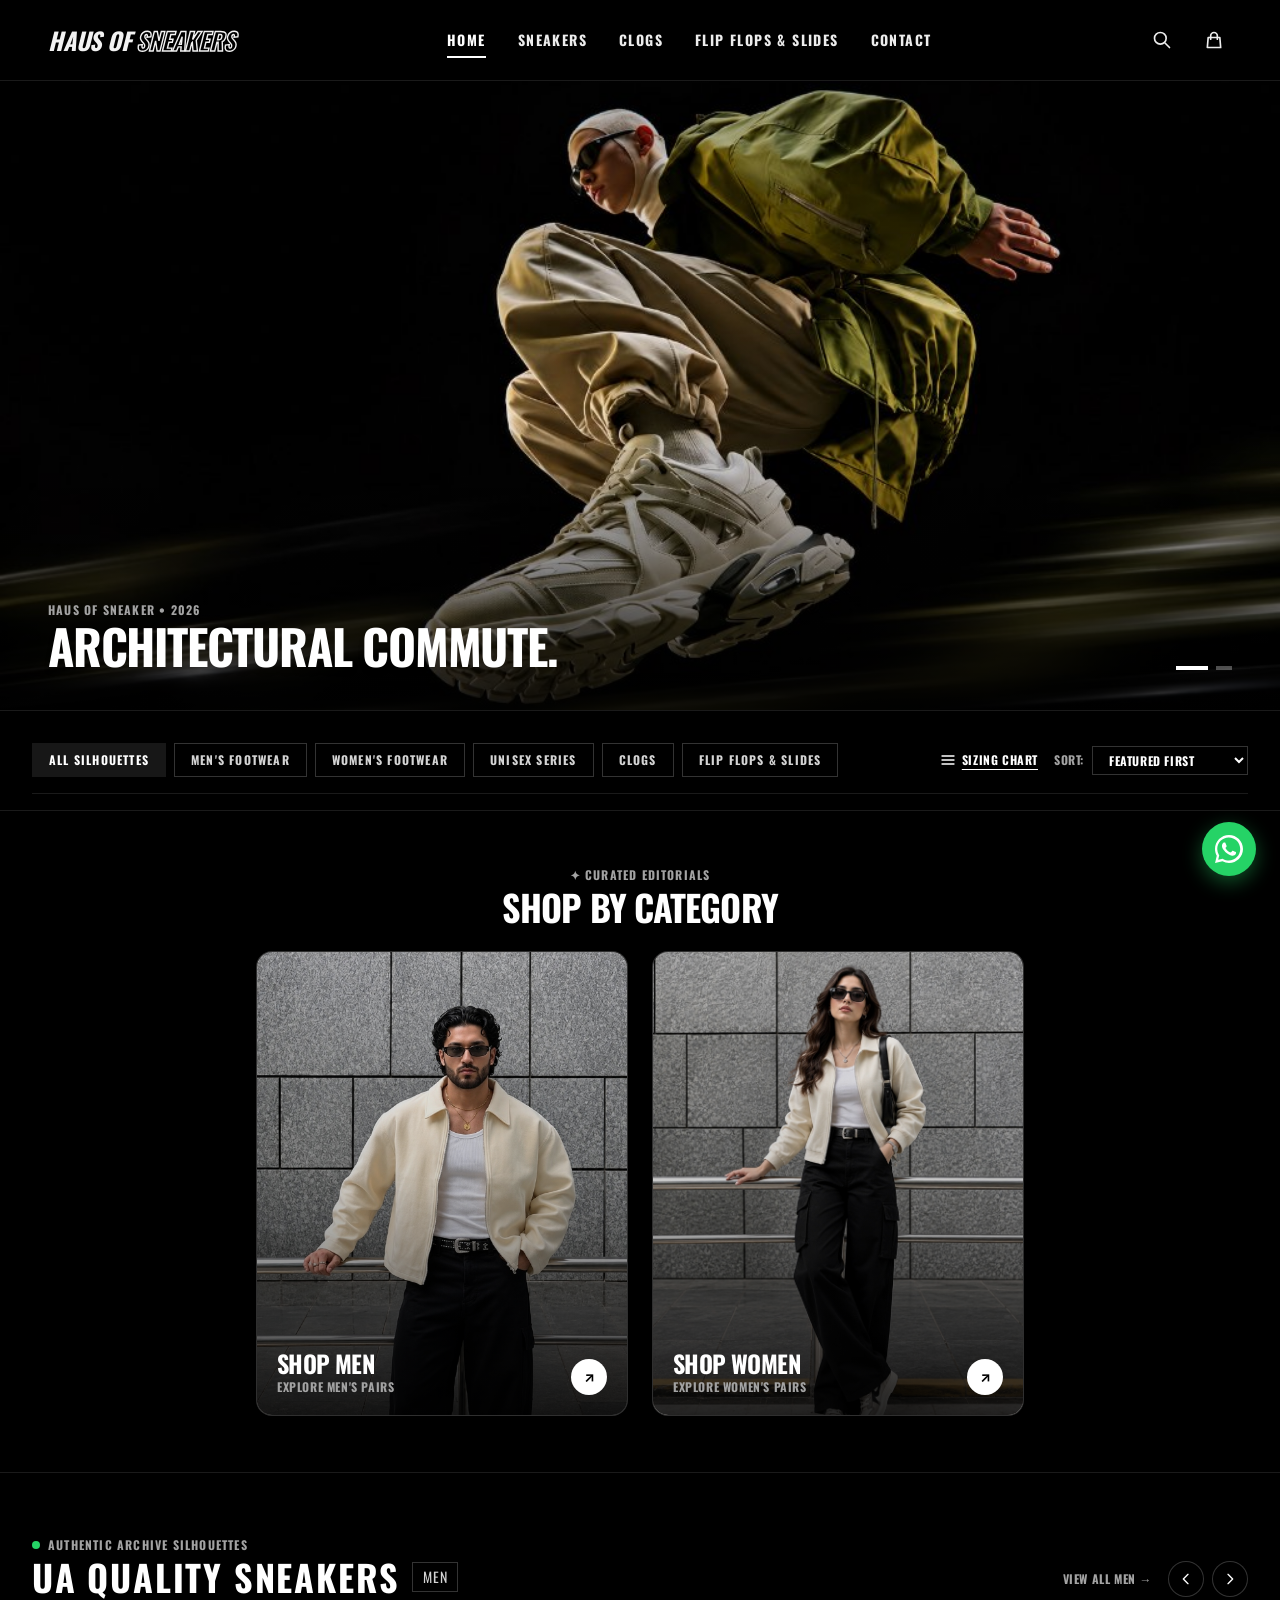
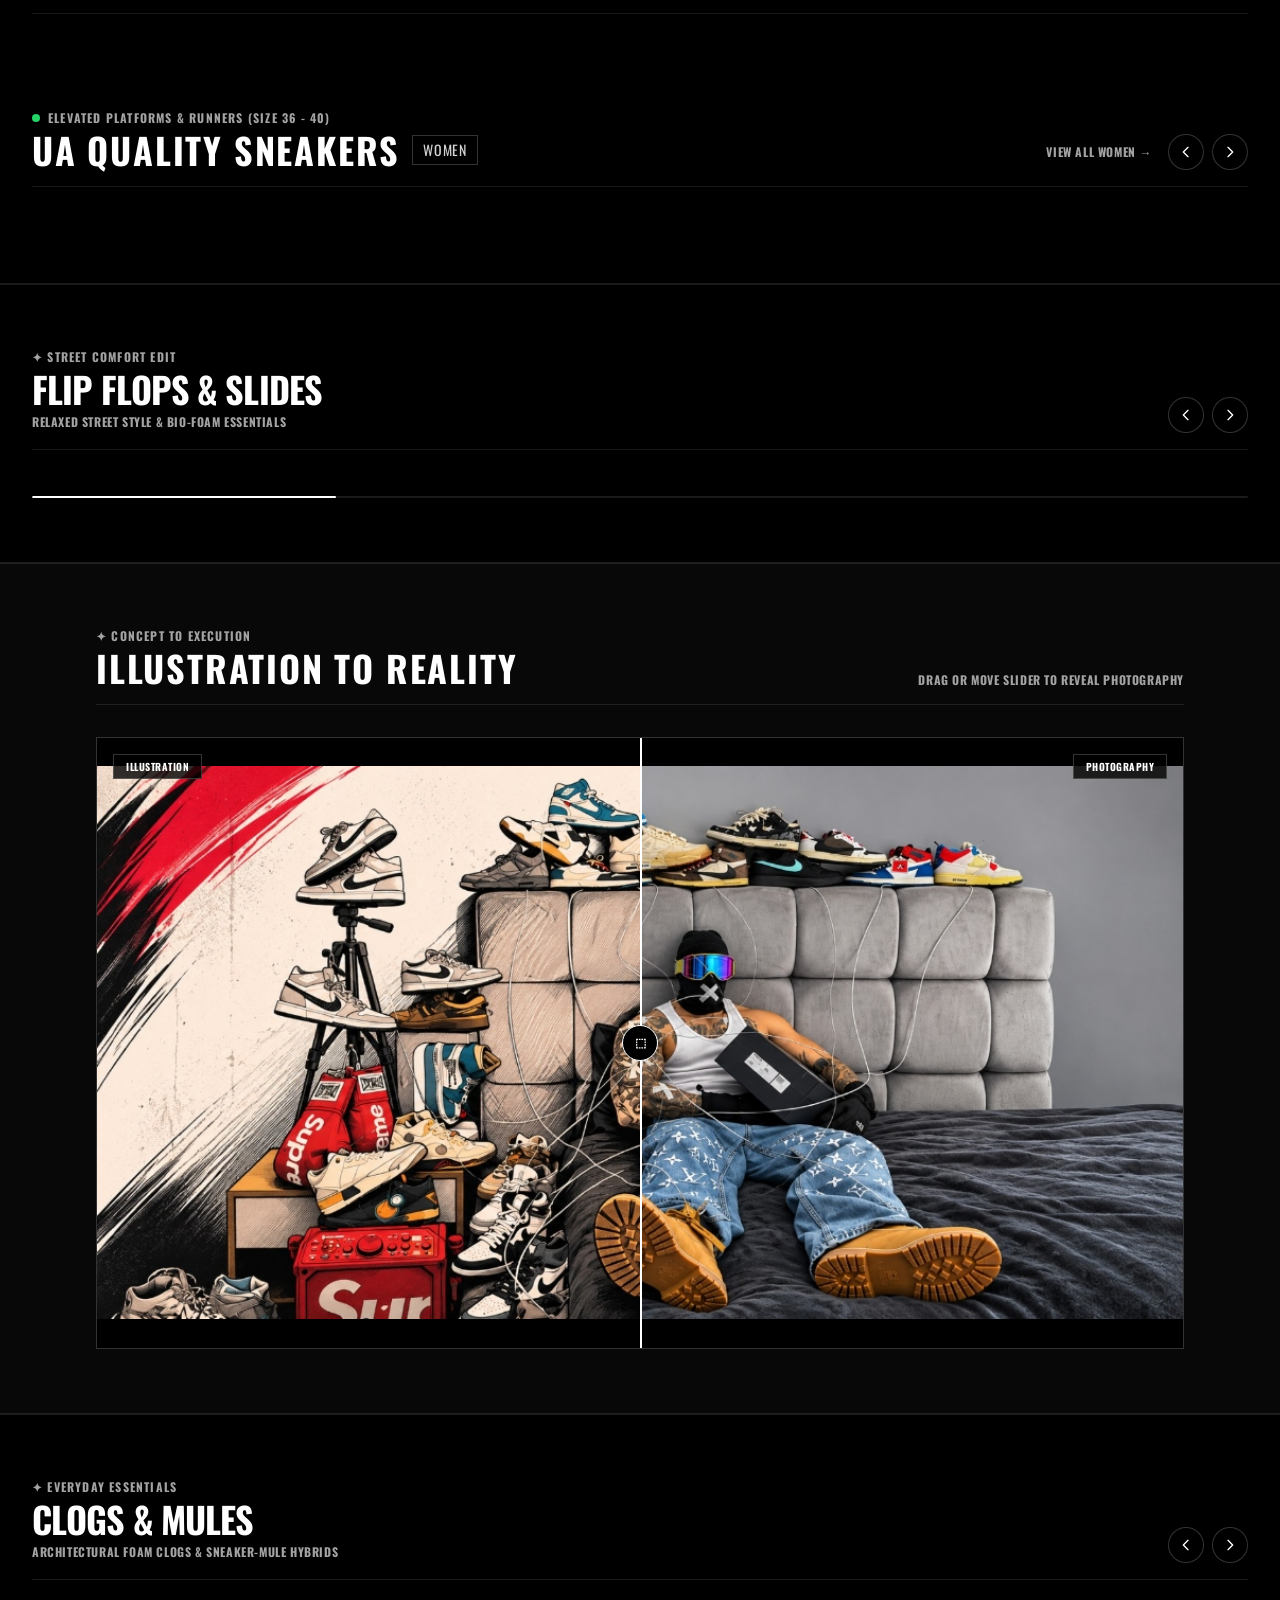
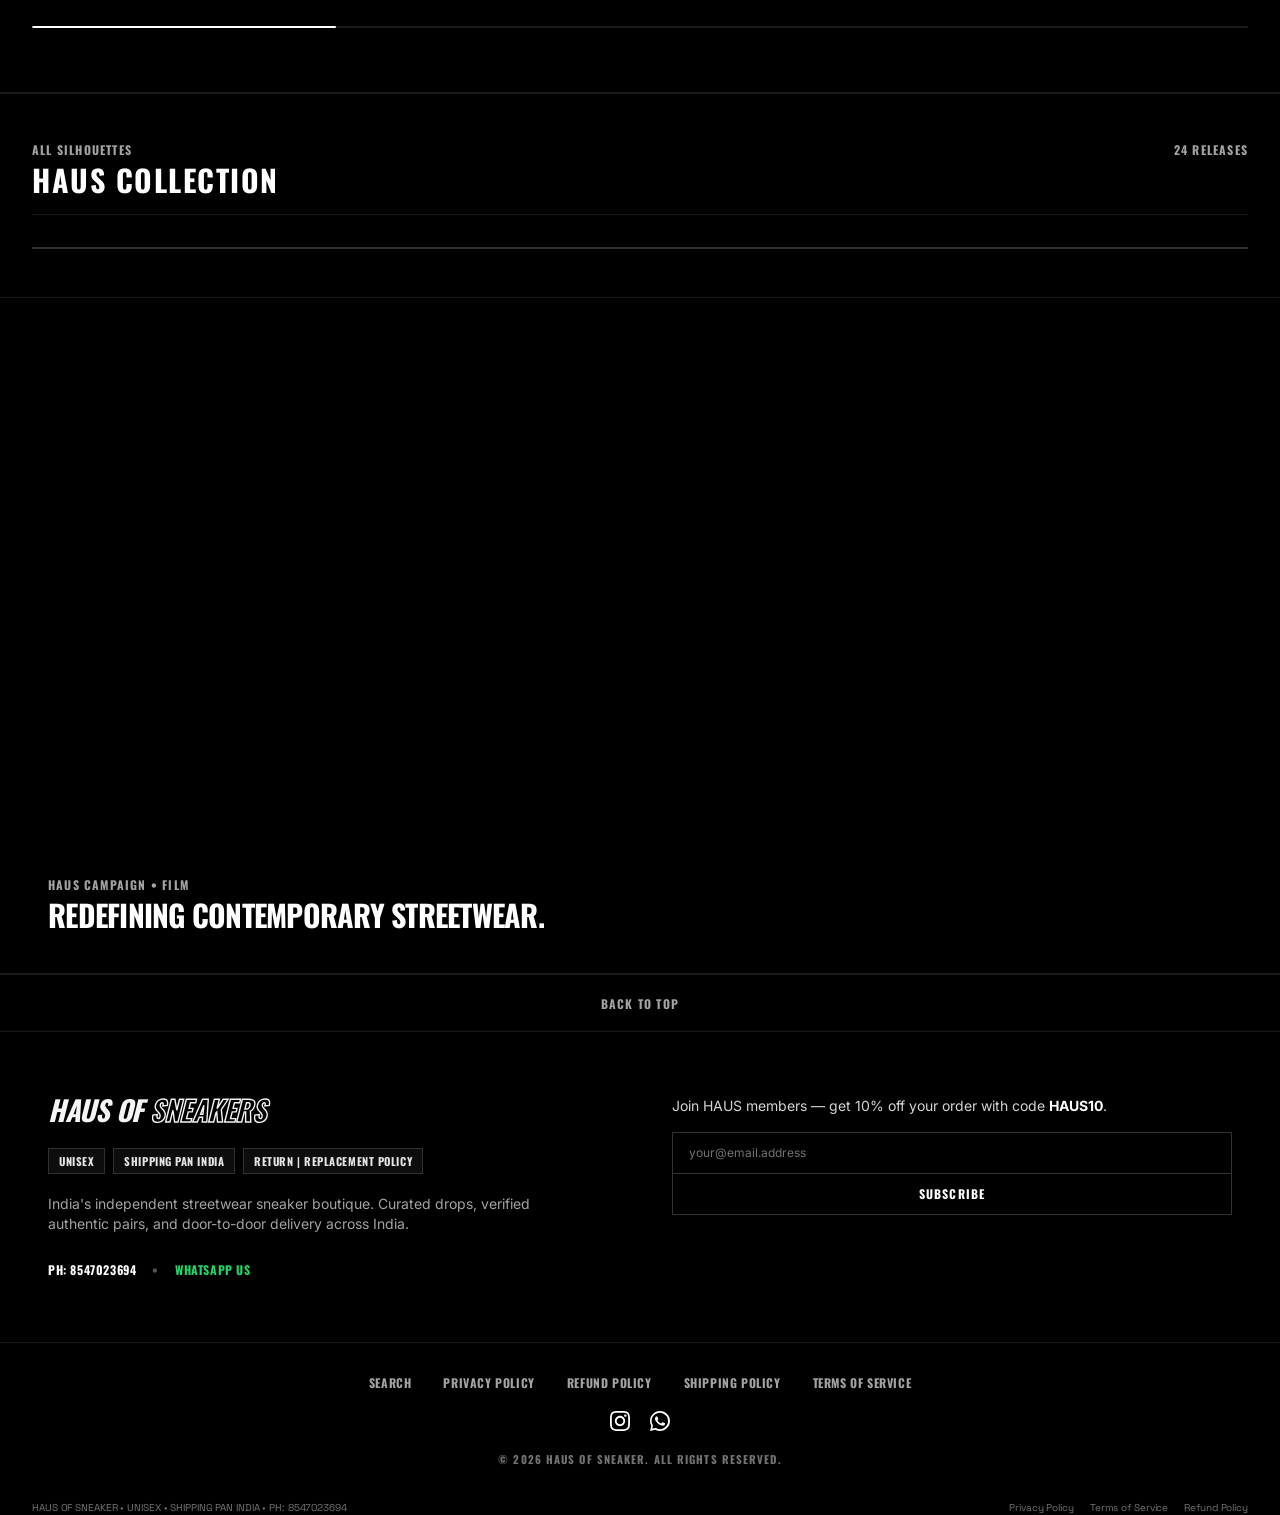
<file: index.html>
<!DOCTYPE html>
<html lang="en">
<head>
  <meta charset="UTF-8" />
  <meta name="viewport" content="width=device-width, initial-scale=1.0" />
  <title>HAUS OF SNEAKER — Premium Sneaker Boutique</title>
  <meta name="description" content="HAUS OF SNEAKER — India's premier independent streetwear sneaker boutique. Unisex collection, shipping PAN India, verified authentic pairs with return & replacement guarantee." />
  
  <link rel="icon" type="image/jpeg" href="assets/haus-og-preview.jpg" />
  <link rel="preconnect" href="https://lh3.googleusercontent.com" crossorigin />
  <link rel="preconnect" href="https://docs.google.com" crossorigin />

  <!-- Open Graph & WhatsApp Sharing Meta Tags (Full Large Card Format) -->
  <meta property="og:type" content="website" />
  <meta property="og:site_name" content="HAUS OF SNEAKER" />
  <meta property="og:url" content="https://www.hausofsneakers.in/" />
  <meta property="og:title" content="HAUS OF SNEAKER — Premium Sneaker Boutique" />
  <meta property="og:description" content="India's premier independent streetwear sneaker boutique. Verified authentic pairs with PAN India shipping & replacement guarantee." />
  <meta property="og:image" content="https://www.hausofsneakers.in/assets/share_card.jpg" />
  <meta property="og:image:secure_url" content="https://www.hausofsneakers.in/assets/share_card.jpg" />
  <meta property="og:image:type" content="image/jpeg" />
  <meta property="og:image:width" content="1200" />
  <meta property="og:image:height" content="630" />
  <meta property="og:image:alt" content="HAUS OF SNEAKER" />
  <link rel="image_src" href="https://www.hausofsneakers.in/assets/share_card.jpg" />

  <!-- Twitter Meta Tags -->
  <meta name="twitter:card" content="summary_large_image" />
  <meta name="twitter:url" content="https://www.hausofsneakers.in/" />
  <meta name="twitter:title" content="HAUS OF SNEAKER — Unisex Footwear | Pan India Shipping" />
  <meta name="twitter:description" content="Exclusive luxury streetwear & cult sneaker silhouettes. Easy return & replacement policy. Order directly on WhatsApp: +91 8547023694." />
  <meta name="twitter:image" content="https://www.hausofsneakers.in/assets/share_card.jpg" />

  <!-- Tailwind CSS (Local Offline Support with CDN Fallback) -->
  <script src="js/tailwind.js"></script>
  <script>
    if (typeof tailwind === 'undefined') {
      const cdnScript = document.createElement('script');
      cdnScript.src = 'https://cdn.tailwindcss.com';
      document.head.appendChild(cdnScript);
    }
  </script>
  <script>
    tailwind.config = {
      theme: {
        extend: {
          fontFamily: {
            display: ['Oswald', 'Bebas Neue', 'sans-serif'],
            condensed: ['Oswald', 'sans-serif'],
            mono: ['Space Grotesk', 'monospace'],
            sans: ['Inter', 'sans-serif']
          },
          colors: {
            karb: {
              main: '#000000',
              sec: '#080808',
              card: '#000000',
              border: 'rgba(255, 255, 255, 0.12)'
            },
            core: {
              blue: '#ffffff',
              hover: '#e5e5e5',
              deep: '#000000',
              light: '#111111',
              ice: '#080808',
              border: 'rgba(255, 255, 255, 0.12)'
            }
          }
        }
      }
    }
  </script>

  <!-- Custom CSS -->
  <link rel="stylesheet" href="css/style.css?v=1794910245-16" />
</head>
<body class="bg-black text-white selection:bg-white selection:text-black">

  <!-- SITE HEADER / NAVBAR -->
  <header class="site-header bg-black text-white border-b border-white/10 sticky top-0 z-50">
    <div class="w-full px-5 lg:px-12 h-16 sm:h-20 flex items-center justify-between">
      
      <!-- LEFT: HAUS OF SNEAKER BRAND LOGO -->
      <div class="flex items-center">
        <a href="#hero-banner-section" class="flex items-center group py-2" title="HAUS OF SNEAKER" style="text-decoration:none;">
          <span style="font-family:'Oswald',sans-serif;font-style:italic;font-weight:800;font-size:clamp(17px,2.2vw,24px);letter-spacing:-0.01em;line-height:1;white-space:nowrap;display:flex;align-items:baseline;gap:0.25em;">
            <span style="color:#F2F2F2;">HAUS OF</span>
            <span style="color:transparent;-webkit-text-stroke:1.4px #F2F2F2;">SNEAKERS</span>
          </span>
        </a>
      </div>

      <!-- CENTER: DESKTOP 4 NAVIGATION LINKS -->
      <nav class="hidden lg:flex items-center gap-6 xl:gap-8 text-xs xl:text-sm font-condensed tracking-widest uppercase font-bold text-[#EDEDED]" id="desktop-main-nav">
        <a href="#hero-banner-section" class="nav-link relative py-2 hover:text-white transition-colors duration-200">
          <span>HOME</span>
          <span class="nav-indicator absolute bottom-0 left-0 w-0 h-[2px] bg-white transition-all duration-300"></span>
        </a>
        <a href="#ua-quality-section" class="nav-link relative py-2 hover:text-white transition-colors duration-200">
          <span>SNEAKERS</span>
          <span class="nav-indicator absolute bottom-0 left-0 w-0 h-[2px] bg-white transition-all duration-300"></span>
        </a>
        <a href="#clogs-section" class="nav-link relative py-2 hover:text-white transition-colors duration-200">
          <span>CLOGS</span>
          <span class="nav-indicator absolute bottom-0 left-0 w-0 h-[2px] bg-white transition-all duration-300"></span>
        </a>
        <a href="#slides-section" class="nav-link relative py-2 hover:text-white transition-colors duration-200">
          <span>FLIP FLOPS & SLIDES</span>
          <span class="nav-indicator absolute bottom-0 left-0 w-0 h-[2px] bg-white transition-all duration-300"></span>
        </a>
        <a href="#site-footer" class="nav-link relative py-2 hover:text-white transition-colors duration-200">
          <span>CONTACT</span>
          <span class="nav-indicator absolute bottom-0 left-0 w-0 h-[2px] bg-white transition-all duration-300"></span>
        </a>
        </nav>

      <!-- RIGHT: ACTIONS & MOBILE HAMBURGER -->
      <div class="flex items-center gap-2 sm:gap-4 text-white">
        <!-- Search Icon -->
        <button onclick="openSearchDrawer()" class="p-2 text-[#EDEDED] hover:text-white transition-colors" title="Search footwear" aria-label="Search">
          <svg class="w-5 h-5" fill="none" stroke="currentColor" viewBox="0 0 24 24"><path stroke-linecap="round" stroke-linejoin="round" stroke-width="2" d="M21 21l-6-6m2-5a7 7 0 11-14 0 7 7 0 0114 0z"></path></svg>
        </button>

        <!-- Cart Bag -->
        <button onclick="openCartDrawer()" class="p-2 text-[#EDEDED] hover:text-white relative transition-colors flex items-center" title="Shopping Bag" aria-label="Shopping Bag">
          <svg class="w-5 h-5" fill="none" stroke="currentColor" viewBox="0 0 24 24"><path stroke-linecap="round" stroke-linejoin="round" stroke-width="2" d="M16 11V7a4 4 0 00-8 0v4M5 9h14l1 12H4L5 9z"></path></svg>
          <span class="cart-count-badge font-condensed font-bold text-[10px] sm:text-xs ml-1">0</span>
        </button>

        <!-- Clean Mobile Hamburger Icon (On the Right) -->
        <button id="mobile-menu-btn" class="lg:hidden p-2 text-white hover:text-neutral-300 focus:outline-none transition-colors" aria-label="Toggle navigation menu" title="Menu">
          <svg id="hamburger-icon" class="w-6 h-6" fill="none" stroke="currentColor" viewBox="0 0 24 24">
            <path stroke-linecap="round" stroke-linejoin="round" stroke-width="2" d="M4 6h16M4 12h16M4 18h16"></path>
          </svg>
          <svg id="close-menu-icon" class="w-6 h-6 hidden" fill="none" stroke="currentColor" viewBox="0 0 24 24">
            <path stroke-linecap="round" stroke-linejoin="round" stroke-width="2" d="M6 18L18 6M6 6l12 12"></path>
          </svg>
        </button>
      </div>

    </div>

    <!-- Mobile Nav Slide Panel -->
    <div id="mobile-nav-panel" class="hidden lg:hidden border-t border-white/10 bg-black/95 backdrop-blur-md px-6 py-6 space-y-2 font-condensed font-bold text-lg uppercase tracking-widest text-[#EDEDED]">
      <a href="#hero-banner-section" onclick="closeMobileNav()" class="mobile-nav-item flex items-center justify-between py-3 border-b border-white/10 hover:text-white transition-colors">
        <span>HOME</span>
        <svg class="w-4 h-4 text-neutral-500" fill="none" stroke="currentColor" viewBox="0 0 24 24"><path stroke-linecap="round" stroke-linejoin="round" stroke-width="2" d="M9 5l7 7-7 7"/></svg>
      </a>
      <a href="#ua-quality-section" onclick="closeMobileNav()" class="mobile-nav-item flex items-center justify-between py-3 border-b border-white/10 hover:text-white transition-colors">
        <span>SNEAKERS</span>
        <svg class="w-4 h-4 text-neutral-500" fill="none" stroke="currentColor" viewBox="0 0 24 24"><path stroke-linecap="round" stroke-linejoin="round" stroke-width="2" d="M9 5l7 7-7 7"/></svg>
      </a>
      <a href="#clogs-section" onclick="closeMobileNav()" class="mobile-nav-item flex items-center justify-between py-3 border-b border-white/10 hover:text-white transition-colors">
        <span>CLOGS</span>
        <svg class="w-4 h-4 text-neutral-500" fill="none" stroke="currentColor" viewBox="0 0 24 24"><path stroke-linecap="round" stroke-linejoin="round" stroke-width="2" d="M9 5l7 7-7 7"/></svg>
      </a>
      <a href="#slides-section" onclick="closeMobileNav()" class="mobile-nav-item flex items-center justify-between py-3 border-b border-white/10 hover:text-white transition-colors">
        <span>FLIP FLOPS & SLIDES</span>
        <svg class="w-4 h-4 text-neutral-500" fill="none" stroke="currentColor" viewBox="0 0 24 24"><path stroke-linecap="round" stroke-linejoin="round" stroke-width="2" d="M9 5l7 7-7 7"/></svg>
      </a>
      <a href="#site-footer" onclick="closeMobileNav()" class="mobile-nav-item flex items-center justify-between py-3 border-b border-white/10 hover:text-white transition-colors">
        <span>CONTACT</span>
        <svg class="w-4 h-4 text-neutral-500" fill="none" stroke="currentColor" viewBox="0 0 24 24"><path stroke-linecap="round" stroke-linejoin="round" stroke-width="2" d="M9 5l7 7-7 7"/></svg>
      </a>
      </div>
  </header>

  <!-- HERO EDITORIAL BANNER (WITH SMOOTH CROSSFADE SLIDER) -->
  <section id="hero-banner-section" class="relative w-full bg-black overflow-hidden border-b border-white/10" style="height:70vh;">
    <!-- Slide 1: Jump Model -->
    <div id="hero-slide-1" class="hero-bg-slide absolute inset-0 w-full h-full opacity-100 transition-opacity duration-1000 ease-in-out z-[1]">
      <img 
        src="assets/hero/core-hero-new.jpg?v=20261116-09" 
        alt="HAUS OF SNEAKER Campaign - Jump" 
        class="w-full h-full object-cover select-none block"
        style="object-position: center 30%;"
        loading="eager"
      />
    </div>

    <!-- Slide 2: Streetwear Editorial Lounge (User 2nd Image) -->
    <div id="hero-slide-2" class="hero-bg-slide absolute inset-0 w-full h-full opacity-0 transition-opacity duration-1000 ease-in-out z-[1]">
      <img 
        src="assets/hero/core-hero-slide-2.jpg?v=20261116-09" 
        alt="HAUS OF SNEAKER Campaign - Editorial" 
        class="w-full h-full object-cover select-none block"
        style="object-position: center center;"
        loading="lazy"
      />
    </div>

    <!-- Vignette / Contrast gradient -->
    <div class="absolute inset-0 z-[2] bg-gradient-to-t from-black/85 via-transparent to-black/25 pointer-events-none"></div>

    <!-- Tagline on bottom-left -->
    <div class="absolute bottom-6 left-6 sm:bottom-10 sm:left-12 z-[3] pointer-events-none max-w-xl">
      <span id="hero-tagline-sub" class="text-[10px] sm:text-xs font-condensed tracking-widest text-neutral-400 block mb-1 uppercase font-bold transition-all duration-700">
        HAUS OF SNEAKER • 2026
      </span>
      <h1 id="hero-tagline-main" class="font-condensed text-2xl sm:text-4xl lg:text-5xl font-bold tracking-tight text-white uppercase leading-none drop-shadow-md transition-all duration-700">
        ARCHITECTURAL COMMUTE.
      </h1>
    </div>

    <!-- Minimal Slide Indicators (Dots) -->
    <div class="absolute bottom-6 right-6 sm:bottom-10 sm:right-12 z-[3] flex items-center gap-2">
      <button onclick="setHeroSlide(0)" id="hero-dot-0" class="w-8 h-1 bg-white transition-all duration-300" title="Slide 1"></button>
      <button onclick="setHeroSlide(1)" id="hero-dot-1" class="w-4 h-1 bg-white/30 hover:bg-white/60 transition-all duration-300" title="Slide 2"></button>
    </div>

    <!-- Responsive Height Styles -->
    <style>
      #hero-banner-section { height: 60vh; }
      @media (min-width: 640px) { #hero-banner-section { height: 80vh; } }
      @media (min-width: 1024px) { #hero-banner-section { height: 92vh; } }
    </style>
  </section>

  <!-- INTERACTIVE FILTER TABS & SEARCH / SORT CONTROLS -->
  <section id="gender-filter-section" class="pt-8 pb-4 max-w-7xl mx-auto px-4 sm:px-6 lg:px-8 bg-black text-white">
    <div class="flex flex-col md:flex-row md:items-center justify-between gap-4 border-b border-white/10 pb-4">
      
      <!-- Gender Filter Buttons (Square, border-white/20, condensed uppercase) -->
      <div class="flex items-center gap-2 overflow-x-auto pb-2 md:pb-0 no-scrollbar">
        <button class="gender-tab filter-tab-active px-4 py-2 border border-white text-xs font-condensed font-bold uppercase tracking-widest bg-white text-black transition-all" data-gender="all">
          All Silhouettes
        </button>
        <button class="gender-tab px-4 py-2 border border-white/20 text-xs font-condensed font-bold uppercase tracking-widest text-neutral-300 hover:border-white hover:text-white transition-all" data-gender="men">
          Men's Footwear
        </button>
        <button class="gender-tab px-4 py-2 border border-white/20 text-xs font-condensed font-bold uppercase tracking-widest text-neutral-300 hover:border-white hover:text-white transition-all" data-gender="women">
          Women's Footwear
        </button>
        <button class="gender-tab px-4 py-2 border border-white/20 text-xs font-condensed font-bold uppercase tracking-widest text-neutral-300 hover:border-white hover:text-white transition-all" data-gender="unisex">
          Unisex Series
        </button>
        <button class="gender-tab px-4 py-2 border border-white/20 text-xs font-condensed font-bold uppercase tracking-widest text-neutral-300 hover:border-white hover:text-white transition-all" data-gender="clogs">
          Clogs
        </button>
        <button class="gender-tab px-4 py-2 border border-white/20 text-xs font-condensed font-bold uppercase tracking-widest text-neutral-300 hover:border-white hover:text-white transition-all" data-gender="slides">
          Flip Flops & Slides
        </button>
      </div>

      <!-- Sort Controls & Sizing Guide Shortcut -->
      <div class="flex items-center gap-4 text-xs font-condensed tracking-wider">
        <button onclick="openSizeGuide()" class="text-white hover:text-neutral-400 flex items-center gap-1.5 underline underline-offset-4 font-bold uppercase">
          <svg class="w-4 h-4" fill="none" stroke="currentColor" viewBox="0 0 24 24"><path stroke-linecap="round" stroke-linejoin="round" stroke-width="2" d="M3 6h18M3 12h18M3 18h18"></path></svg>
          Sizing Chart
        </button>

        <div class="flex items-center gap-2">
          <span class="text-neutral-400 font-bold uppercase">Sort:</span>
          <select id="sort-select" class="bg-black border border-white/20 text-white rounded-none py-1 px-3 text-xs font-condensed font-bold uppercase cursor-pointer focus:outline-none">
            <option value="featured">Featured First</option>
            <option value="price-low">Price: Low to High</option>
            <option value="price-high">Price: High to Low</option>
            <option value="rating">Top Rated (5.0★)</option>
          </select>
        </div>
      </div>

    </div>
  </section>

      <!-- SECTION: SHOP BY CATEGORY (Compact & Responsive per User Request) -->
  <section id="shop-by-category-section" class="py-10 sm:py-14 bg-black text-white border-t border-b border-white/10">
    <div class="max-w-5xl mx-auto px-4 sm:px-6 lg:px-8">
      
      <div class="mb-6 text-center">
        <span class="text-xs font-condensed tracking-widest font-bold uppercase text-neutral-400 block mb-1">✦ CURATED EDITORIALS</span>
        <h2 class="font-condensed text-2xl sm:text-3xl md:text-4xl font-black uppercase tracking-tight text-white">SHOP BY CATEGORY</h2>
      </div>

      <!-- Two Compact Category Cards Side-by-Side on Mobile & Desktop -->
      <div class="grid grid-cols-2 gap-3 sm:gap-6 max-w-3xl mx-auto">
        
        <!-- Card 1: SHOP MEN -->
        <a 
          href="category-men.html" 
          id="card-shop-men" 
          class="group block relative overflow-hidden rounded-xl sm:rounded-2xl bg-neutral-900 border border-white/10 shadow-xl transition-all duration-300 hover:border-white"
        >
          <div class="relative aspect-[3/4] sm:aspect-[4/5] w-full overflow-hidden">
            <img 
              src="assets/shop-men-new.jpg" 
              alt="Shop Men Sneaker Collection" 
              class="w-full h-full object-cover object-top transition-transform duration-700 group-hover:scale-105"
            />
            <div class="absolute inset-0 bg-gradient-to-t from-black/85 via-black/20 to-transparent"></div>
            
            <div class="absolute bottom-3 left-3 right-3 sm:bottom-5 sm:left-5 sm:right-5 flex items-end justify-between">
              <div>
                <h3 class="font-condensed text-base sm:text-xl md:text-2xl font-bold uppercase tracking-tight text-white group-hover:text-neutral-200 transition-colors">
                  SHOP MEN
                </h3>
                <span class="text-[10px] sm:text-xs font-condensed tracking-wider text-neutral-400 uppercase hidden sm:block">Explore Men's Pairs</span>
              </div>
              <div class="w-7 h-7 sm:w-9 sm:h-9 rounded-full bg-white text-black flex items-center justify-center font-bold text-xs sm:text-sm group-hover:bg-[#25D366] group-hover:text-white transition-colors flex-shrink-0">
                ↗
              </div>
            </div>
          </div>
        </a>

        <!-- Card 2: SHOP WOMEN -->
        <a 
          href="category-women.html" 
          id="card-shop-women" 
          class="group block relative overflow-hidden rounded-xl sm:rounded-2xl bg-neutral-900 border border-white/10 shadow-xl transition-all duration-300 hover:border-white"
        >
          <div class="relative aspect-[3/4] sm:aspect-[4/5] w-full overflow-hidden">
            <img 
              src="assets/shop-women-new.jpg" 
              alt="Shop Women Sneaker Collection" 
              class="w-full h-full object-cover object-top transition-transform duration-700 group-hover:scale-105"
            />
            <div class="absolute inset-0 bg-gradient-to-t from-black/85 via-black/20 to-transparent"></div>
            
            <div class="absolute bottom-3 left-3 right-3 sm:bottom-5 sm:left-5 sm:right-5 flex items-end justify-between">
              <div>
                <h3 class="font-condensed text-base sm:text-xl md:text-2xl font-bold uppercase tracking-tight text-white group-hover:text-neutral-200 transition-colors">
                  SHOP WOMEN
                </h3>
                <span class="text-[10px] sm:text-xs font-condensed tracking-wider text-neutral-400 uppercase hidden sm:block">Explore Women's Pairs</span>
              </div>
              <div class="w-7 h-7 sm:w-9 sm:h-9 rounded-full bg-white text-black flex items-center justify-center font-bold text-xs sm:text-sm group-hover:bg-[#25D366] group-hover:text-white transition-colors flex-shrink-0">
                ↗
              </div>
            </div>
          </div>
        </a>

      </div>

    </div>
  </section>

  <!-- SECTION: UA QUALITY SNEAKERS - MEN & WOMEN SEPARATE SESSIONS -->
  <section id="ua-quality-section" class="py-12 sm:py-16 bg-[#000000] text-white border-b border-white/10">
    <div class="max-w-7xl mx-auto px-4 sm:px-6 lg:px-8 space-y-16">
      
      <!-- UA QUALITY MEN SESSION -->
      <div id="ua-quality-men-session">
        <div class="mb-8 flex flex-col sm:flex-row sm:items-end justify-between border-b border-white/10 pb-4 gap-4">
          <div>
            <div class="flex items-center gap-2 mb-1">
              <span class="inline-block w-2 h-2 rounded-full bg-[#25D366]"></span>
              <span class="text-xs font-condensed tracking-widest font-bold uppercase text-neutral-400">AUTHENTIC ARCHIVE SILHOUETTES</span>
            </div>
            <h2 class="font-condensed text-2xl sm:text-4xl font-black uppercase tracking-wider text-white flex items-center gap-3">
              UA QUALITY SNEAKERS <span class="text-xs sm:text-sm font-normal px-2.5 py-1 border border-white/20 text-neutral-300 font-condensed">MEN</span>
            </h2>
          </div>
          <div class="flex items-center gap-2">
            <a href="category-men.html" class="hidden sm:inline-block text-xs font-condensed tracking-wider font-bold uppercase text-neutral-400 hover:text-white mr-2">VIEW ALL MEN →</a>
            <button onclick="slideSection('ua-quality-men-slider-track', -1)" class="w-9 h-9 rounded-full border border-white/20 bg-black text-white hover:bg-white hover:text-black flex items-center justify-center transition-colors" title="Slide Left">
              <svg class="w-4 h-4" fill="none" stroke="currentColor" viewBox="0 0 24 24"><path stroke-linecap="round" stroke-linejoin="round" stroke-width="2" d="M15 19l-7-7 7-7"/></svg>
            </button>
            <button onclick="slideSection('ua-quality-men-slider-track', 1)" class="w-9 h-9 rounded-full border border-white/20 bg-black text-white hover:bg-white hover:text-black flex items-center justify-center transition-colors" title="Slide Right">
              <svg class="w-4 h-4" fill="none" stroke="currentColor" viewBox="0 0 24 24"><path stroke-linecap="round" stroke-linejoin="round" stroke-width="2" d="M9 5l7 7-7 7"/></svg>
            </button>
          </div>
        </div>

        <div class="slider-section-container relative">
          <div id="ua-quality-men-slider-track" class="slider-track no-scrollbar !bg-transparent !border-none">
            <!-- Injected dynamically by app.js -->
          </div>
        </div>
      </div>

      <!-- UA QUALITY WOMEN SESSION -->
      <div id="ua-quality-women-session">
        <div class="mb-8 flex flex-col sm:flex-row sm:items-end justify-between border-b border-white/10 pb-4 gap-4">
          <div>
            <div class="flex items-center gap-2 mb-1">
              <span class="inline-block w-2 h-2 rounded-full bg-[#25D366]"></span>
              <span class="text-xs font-condensed tracking-widest font-bold uppercase text-neutral-400">ELEVATED PLATFORMS & RUNNERS (SIZE 36 - 40)</span>
            </div>
            <h2 class="font-condensed text-2xl sm:text-4xl font-black uppercase tracking-wider text-white flex items-center gap-3">
              UA QUALITY SNEAKERS <span class="text-xs sm:text-sm font-normal px-2.5 py-1 border border-white/20 text-neutral-300 font-condensed">WOMEN</span>
            </h2>
          </div>
          <div class="flex items-center gap-2">
            <a href="category-women.html" class="hidden sm:inline-block text-xs font-condensed tracking-wider font-bold uppercase text-neutral-400 hover:text-white mr-2">VIEW ALL WOMEN →</a>
            <button onclick="slideSection('ua-quality-women-slider-track', -1)" class="w-9 h-9 rounded-full border border-white/20 bg-black text-white hover:bg-white hover:text-black flex items-center justify-center transition-colors" title="Slide Left">
              <svg class="w-4 h-4" fill="none" stroke="currentColor" viewBox="0 0 24 24"><path stroke-linecap="round" stroke-linejoin="round" stroke-width="2" d="M15 19l-7-7 7-7"/></svg>
            </button>
            <button onclick="slideSection('ua-quality-women-slider-track', 1)" class="w-9 h-9 rounded-full border border-white/20 bg-black text-white hover:bg-white hover:text-black flex items-center justify-center transition-colors" title="Slide Right">
              <svg class="w-4 h-4" fill="none" stroke="currentColor" viewBox="0 0 24 24"><path stroke-linecap="round" stroke-linejoin="round" stroke-width="2" d="M9 5l7 7-7 7"/></svg>
            </button>
          </div>
        </div>

        <div class="slider-section-container relative">
          <div id="ua-quality-women-slider-track" class="slider-track no-scrollbar !bg-transparent !border-none">
            <!-- Injected dynamically by app.js -->
          </div>
        </div>
      </div>

    </div>
  </section>

  <!-- SECTION: FLIP FLOPS & SLIDES COLLECTION (ALL BLACK THEME) -->
  <section id="slides-section" class="py-16 bg-[#000000] text-white border-t border-b border-white/10">
    <div class="max-w-7xl mx-auto px-4 sm:px-6 lg:px-8">
      
      <div class="mb-8 flex justify-between items-end border-b border-white/10 pb-4">
        <div>
          <span class="text-xs font-condensed tracking-widest font-bold uppercase text-neutral-400 block mb-1">✦ STREET COMFORT EDIT</span>
          <h2 class="font-condensed text-2xl md:text-4xl font-bold uppercase text-white tracking-tight">FLIP FLOPS & SLIDES</h2>
          <span class="text-xs font-condensed text-neutral-400 font-bold uppercase">RELAXED STREET STYLE & BIO-FOAM ESSENTIALS</span>
        </div>

        <div class="flex items-center gap-2">
          <button onclick="slideSection('slides-slider-track', -1)" class="w-9 h-9 rounded-full border border-white/20 bg-black text-white hover:bg-white hover:text-black flex items-center justify-center transition-colors" title="Slide Left">
            <svg class="w-4 h-4" fill="none" stroke="currentColor" viewBox="0 0 24 24"><path stroke-linecap="round" stroke-linejoin="round" stroke-width="2" d="M15 19l-7-7 7-7"/></svg>
          </button>
          <button onclick="slideSection('slides-slider-track', 1)" class="w-9 h-9 rounded-full border border-white/20 bg-black text-white hover:bg-white hover:text-black flex items-center justify-center transition-colors" title="Slide Right">
            <svg class="w-4 h-4" fill="none" stroke="currentColor" viewBox="0 0 24 24"><path stroke-linecap="round" stroke-linejoin="round" stroke-width="2" d="M9 5l7 7-7 7"/></svg>
          </button>
        </div>
      </div>

      <div class="slider-section-container">
        <div id="slides-slider-track" class="slider-track no-scrollbar !bg-transparent !border-none">
          <!-- Populated dynamically with Flip Flops & Slides -->
        </div>
        <div class="slider-progress-wrapper !bg-white/10">
          <div id="slides-progress-bar" class="slider-progress-bar !bg-white"></div>
        </div>
      </div>

    </div>
  </section>

  <!-- EDITORIAL INTERACTIVE CAMPAIGN (ILLUSTRATION-TO-REALITY INTERACTIVE COMPARISON SLIDER) -->
  <section class="py-16 bg-[#080808] border-t border-b border-white/10 text-white">
    <div class="max-w-6xl mx-auto px-4 sm:px-6 lg:px-8">
      <div class="mb-8 flex flex-col sm:flex-row sm:items-end justify-between gap-3 border-b border-white/10 pb-4">
        <div>
          <span class="text-xs font-condensed tracking-widest uppercase text-neutral-400 block mb-1">✦ CONCEPT TO EXECUTION</span>
          <h2 class="font-condensed text-2xl sm:text-4xl font-bold uppercase tracking-wider text-white">ILLUSTRATION TO REALITY</h2>
        </div>
        <div class="text-xs font-condensed tracking-wider uppercase text-neutral-400">
          DRAG OR MOVE SLIDER TO REVEAL PHOTOGRAPHY
        </div>
      </div>

      <!-- Interactive Comparison Container -->
      <div id="interactive-reveal-card" class="relative w-full aspect-[16/9] max-h-[75vh] border border-white/20 overflow-hidden bg-black select-none cursor-ew-resize">
        
        <!-- Underlying Real Photography -->
        <img 
          src="assets/hero/hero-photo.jpg" 
          alt="Realistic Sneaker Photography" 
          class="absolute inset-0 w-full h-full object-contain object-center pointer-events-none"
        />

        <!-- Top Layer: Hand-drawn Illustration (Clipped by slider handle) -->
        <div id="illustration-clip-box" class="absolute inset-0 w-full h-full overflow-hidden" style="clip-path: polygon(0 0, 50% 0, 50% 100%, 0 100%);">
          <img 
            src="assets/hero/hero-illustration.jpg" 
            alt="Hand Drawn Illustration" 
            class="absolute inset-0 w-full h-full object-contain object-center pointer-events-none"
          />
        </div>

        <!-- Vertical Divider Line & Draggable Handle -->
        <div id="slider-split-line" class="absolute top-0 bottom-0 w-0.5 bg-white z-30 pointer-events-none" style="left: 50%;">
          <div class="absolute top-1/2 -translate-y-1/2 -translate-x-1/2 w-9 h-9 rounded-full bg-black border border-white text-white flex items-center justify-center text-xs font-mono font-bold shadow-2xl">
            ⬚
          </div>
        </div>

        <!-- Badges on corners -->
        <div class="absolute top-4 left-4 z-20 px-3 py-1 bg-black/80 border border-white/20 text-[10px] font-condensed uppercase tracking-wider font-bold">
          ILLUSTRATION
        </div>
        <div class="absolute top-4 right-4 z-20 px-3 py-1 bg-black/80 border border-white/20 text-[10px] font-condensed uppercase tracking-wider font-bold">
          PHOTOGRAPHY
        </div>
      </div>
    </div>
  </section>

  <!-- SECTION: CLOGS & MULES COLLECTION (ALL BLACK THEME) -->
  <section id="clogs-section" class="py-16 bg-[#000000] text-white border-t border-b border-white/10">
    <div class="max-w-7xl mx-auto px-4 sm:px-6 lg:px-8">
      
      <div class="mb-8 flex justify-between items-end border-b border-white/10 pb-4">
        <div>
          <span class="text-xs font-condensed tracking-widest font-bold uppercase text-neutral-400 block mb-1">✦ EVERYDAY ESSENTIALS</span>
          <h2 class="font-condensed text-2xl md:text-4xl font-bold uppercase text-white tracking-tight">CLOGS & MULES</h2>
          <span class="text-xs font-condensed text-neutral-400 font-bold uppercase">ARCHITECTURAL FOAM CLOGS & SNEAKER-MULE HYBRIDS</span>
        </div>

        <div class="flex items-center gap-2">
          <button onclick="slideSection('clogs-slider-track', -1)" class="w-9 h-9 rounded-full border border-white/20 bg-black text-white hover:bg-white hover:text-black flex items-center justify-center transition-colors" title="Slide Left">
            <svg class="w-4 h-4" fill="none" stroke="currentColor" viewBox="0 0 24 24"><path stroke-linecap="round" stroke-linejoin="round" stroke-width="2" d="M15 19l-7-7 7-7"/></svg>
          </button>
          <button onclick="slideSection('clogs-slider-track', 1)" class="w-9 h-9 rounded-full border border-white/20 bg-black text-white hover:bg-white hover:text-black flex items-center justify-center transition-colors" title="Slide Right">
            <svg class="w-4 h-4" fill="none" stroke="currentColor" viewBox="0 0 24 24"><path stroke-linecap="round" stroke-linejoin="round" stroke-width="2" d="M9 5l7 7-7 7"/></svg>
          </button>
        </div>
      </div>

      <div class="slider-section-container">
        <div id="clogs-slider-track" class="slider-track no-scrollbar !bg-transparent !border-none">
          <!-- Populated dynamically with Clogs -->
        </div>
        <div class="slider-progress-wrapper !bg-white/10">
          <div id="clogs-progress-bar" class="slider-progress-bar !bg-white"></div>
        </div>
      </div>

    </div>
  </section>

  <!-- FULL ARCHITECTURAL COLLECTION GRID (EXACT 3-COLUMN LAYOUT MATCHING KARB SCREENSHOT 2) -->
  <section id="all-collection-grid-section" class="py-12 bg-black border-t border-white/10">
    <div class="max-w-7xl mx-auto px-4 sm:px-6 lg:px-8">
      
      <!-- Section header -->
      <div class="mb-8 flex justify-between items-baseline border-b border-white/10 pb-4">
        <div>
          <span class="text-xs font-condensed tracking-widest text-neutral-400 uppercase font-bold block mb-1">ALL SILHOUETTES</span>
          <h2 class="font-condensed text-2xl sm:text-3xl font-bold uppercase tracking-wider text-white">HAUS COLLECTION</h2>
        </div>
        <span class="text-xs font-condensed tracking-widest text-neutral-400 uppercase font-bold">24 RELEASES</span>
      </div>

      <!-- 2 Columns Mobile, 2 Columns Tablet, 3 Columns Desktop -->
      <div id="all-products-grid" class="grid grid-cols-2 sm:grid-cols-2 lg:grid-cols-3 gap-px bg-white/10 border border-white/10">
        <!-- Injected dynamically by app.js with KARB card structure -->
      </div>

    </div>
  </section>

  <!-- BRAND EDITORIAL CAMPAIGN VIDEO (ABOVE REVIEWS - FULLY MOBILE RESPONSIVE) -->
  <section id="brand-video-section" class="w-full bg-black border-t border-b border-white/10 overflow-hidden relative">
    <div class="relative w-full h-[45vh] sm:h-[60vh] lg:h-[75vh] bg-black">
      <video 
        src="assets/video-brand.mp4" 
        autoplay 
        loop 
        muted 
        playsinline 
        webkit-playsinline
        class="w-full h-full object-cover object-center block"
      ></video>
      <div class="absolute inset-0 bg-gradient-to-t from-black/85 via-transparent to-black/30 pointer-events-none"></div>
      
      <!-- Video Caption Overlay -->
      <div class="absolute bottom-4 left-4 sm:bottom-8 sm:left-8 lg:bottom-10 lg:left-12 z-20 pointer-events-none max-w-lg">
        <span class="text-[10px] sm:text-xs font-condensed tracking-widest text-neutral-400 block mb-1 uppercase font-bold">
          HAUS CAMPAIGN • FILM
        </span>
        <h2 class="font-condensed text-base sm:text-2xl lg:text-3xl font-bold tracking-tight text-white uppercase leading-snug drop-shadow-md">
          REDEFINING CONTEMPORARY STREETWEAR.
        </h2>
      </div>
    </div>
  </section>

  <!-- SECTION 5: BRAND STORY & NEWSLETTER FOOTER (EXACT REPLICATION OF KARB SCREENSHOT 4) -->
  <footer id="site-footer" class="bg-black text-white border-t border-white/10">
    
    <!-- BACK TO TOP BUTTON (AS SEEN IN KARB SCREENSHOT 4) -->
    <div class="border-b border-white/10 text-center py-4">
      <button onclick="window.scrollTo({top: 0, behavior: 'smooth'})" class="text-xs font-condensed uppercase tracking-widest text-neutral-400 hover:text-white transition-colors font-bold">
        BACK TO TOP
      </button>
    </div>

    <!-- MAIN TWO-COLUMN SPLIT -->
    <div class="max-w-7xl mx-auto px-5 sm:px-6 lg:px-12 py-10 sm:py-16 grid grid-cols-1 lg:grid-cols-2 gap-8 lg:gap-16 border-b border-white/10">
      
      <!-- LEFT COLUMN: HAUS OF SNEAKER BRAND IDENTITY (CLEAN & SHORT FOR MOBILE) -->
      <div class="space-y-4 sm:space-y-5">
        <a href="#" class="inline-block" title="HAUS OF SNEAKER" style="text-decoration:none;">
          <span style="font-family:'Oswald',sans-serif;font-style:italic;font-weight:800;font-size:clamp(20px,2.5vw,28px);letter-spacing:-0.01em;line-height:1;white-space:nowrap;display:flex;align-items:baseline;gap:0.25em;">
            <span style="color:#F5F5F5;">HAUS OF</span>
            <span style="color:transparent;-webkit-text-stroke:1.4px #F5F5F5;">SNEAKERS</span>
          </span>
        </a>

        <!-- Specification Badges -->
        <div class="flex flex-wrap gap-1.5 sm:gap-2 text-[10px] sm:text-[11px] font-condensed uppercase tracking-wider font-bold">
          <span class="px-2.5 py-1 bg-white/5 border border-white/15 text-neutral-200">UNISEX</span>
          <span class="px-2.5 py-1 bg-white/5 border border-white/15 text-neutral-200">SHIPPING PAN INDIA</span>
          <span class="px-2.5 py-1 bg-white/5 border border-white/15 text-neutral-200">RETURN | REPLACEMENT POLICY</span>
        </div>

        <!-- Short and punchy on mobile, SEO rich on desktop -->
        <p class="text-xs sm:text-sm text-neutral-400 leading-relaxed font-sans max-w-lg">
          India's independent streetwear sneaker boutique. Curated drops, verified authentic pairs, and door-to-door delivery across India.
        </p>

        <!-- Direct Contact Line -->
        <div class="pt-2 flex flex-wrap items-center gap-x-4 gap-y-2 text-xs font-condensed tracking-wider">
          <a href="tel:8547023694" class="text-white hover:text-neutral-300 font-bold transition-colors">
            PH: 8547023694
          </a>
          <span class="text-neutral-600">•</span>
          <a href="https://wa.me/918547023694?text=Hello%20HAUS%20OF%20SNEAKERS%20team%2C%20I%20have%20an%20order%20inquiry." target="_blank" class="text-[#25D366] hover:underline font-bold">
            WHATSAPP US
          </a>
        </div>
      </div>

      <!-- RIGHT COLUMN: NEWSLETTER -->
      <div class="space-y-3 sm:space-y-4">
        <p class="text-xs sm:text-sm font-sans text-neutral-300">
          Join HAUS members — get 10% off your order with code <strong class="text-white">HAUS10</strong>.
        </p>

        <form onsubmit="event.preventDefault(); showToast('Subscribed to HAUS archive! Code HAUS10 applied.'); this.reset();" class="border border-white/20">
          <input 
            type="email" 
            placeholder="your@email.address" 
            required 
            class="w-full bg-black text-white px-4 py-3 text-xs font-sans placeholder-neutral-500 focus:outline-none border-b border-white/20"
          />
          <button 
            type="submit" 
            class="w-full py-3 bg-black hover:bg-white hover:text-black text-white text-xs font-condensed tracking-widest uppercase font-bold transition-colors text-center"
          >
            SUBSCRIBE
          </button>
        </form>
      </div>

    </div>

    <!-- BOTTOM LINKS: SEARCH, PRIVACY, REFUND, SHIPPING, TERMS, SOCIALS -->
    <div class="max-w-7xl mx-auto px-5 sm:px-6 lg:px-12 py-6 sm:py-8 flex flex-col items-center gap-5">
      <div class="flex flex-wrap items-center justify-center gap-4 sm:gap-8 text-[11px] sm:text-xs font-condensed uppercase tracking-wider text-neutral-400 font-bold">
        <button onclick="openSearchDrawer()" class="hover:text-white transition-colors">SEARCH</button>
        <a href="privacy-policy.html" class="hover:text-white transition-colors">PRIVACY POLICY</a>
        <a href="return-and-refund.html" class="hover:text-white transition-colors">REFUND POLICY</a>
        <a href="shipping-policy.html" class="hover:text-white transition-colors">SHIPPING POLICY</a>
        <a href="terms-and-conditions.html" class="hover:text-white transition-colors">TERMS OF SERVICE</a>
      </div>

      <!-- Social icons -->
      <div class="flex items-center gap-5 text-white text-sm">
        <a href="https://www.instagram.com/hausofsneakers.co/" target="_blank" rel="noopener noreferrer" class="hover:text-neutral-400 transition-colors" title="Instagram @hausofsneakers.co">
          <svg class="w-5 h-5 fill-current" viewBox="0 0 24 24"><path d="M12 2.163c3.204 0 3.584.012 4.85.07 3.252.148 4.771 1.691 4.919 4.919.058 1.265.069 1.645.069 4.849 0 3.205-.012 3.584-.069 4.849-.149 3.225-1.664 4.771-4.919 4.919-1.266.058-1.644.07-4.85.07-3.204 0-3.584-.012-4.849-.07-3.26-.149-4.771-1.699-4.919-4.92-.058-1.265-.07-1.644-.07-4.849 0-3.204.013-3.583.07-4.849.149-3.227 1.664-4.771 4.919-4.919 1.266-.057 1.645-.069 4.849-.069zm0-2.163c-3.259 0-3.667.014-4.947.072-4.358.2-6.78 2.618-6.98 6.98-.059 1.281-.073 1.689-.073 4.948 0 3.259.014 3.668.072 4.948.2 4.358 2.618 6.78 6.98 6.98 1.281.058 1.689.072 4.948.072 3.259 0 3.668-.014 4.948-.072 4.354-.2 6.782-2.618 6.979-6.98.059-1.28.073-1.689.073-4.948 0-3.259-.014-3.667-.072-4.947-.196-4.354-2.617-6.78-6.979-6.98-1.281-.059-1.69-.073-4.949-.073zm0 5.838c-3.403 0-6.162 2.759-6.162 6.162s2.759 6.163 6.162 6.163 6.162-2.759 6.162-6.163c0-3.403-2.759-6.162-6.162-6.162zm0 10.162c-2.209 0-4-1.79-4-4 0-2.209 1.791-4 4-4s4 1.791 4 4c0 2.21-1.791 4-4 4zm6.406-11.845c-.796 0-1.441.645-1.441 1.44s.645 1.44 1.441 1.44c.795 0 1.439-.645 1.439-1.44s-.644-1.44-1.439-1.44z"/></svg>
        </a>
        <a href="https://wa.me/918547023694" target="_blank" rel="noopener noreferrer" class="hover:text-neutral-400 transition-colors" title="WhatsApp Chat">
          <svg class="w-5 h-5 fill-current" viewBox="0 0 24 24"><path d="M12.004 0C5.372 0 0 5.373 0 12c0 2.115.548 4.103 1.512 5.836L.055 24l6.334-1.45A11.936 11.936 0 0012.004 24C18.628 24 24 18.627 24 12 24 5.373 18.628 0 12.004 0zm.015 21.84c-1.85 0-3.6-.502-5.12-1.373l-.367-.21-3.765.862.879-3.668-.23-.377a9.835 9.835 0 01-1.503-5.074c0-5.43 4.417-9.847 9.856-9.847 5.438 0 9.855 4.417 9.855 9.847 0 5.43-4.417 9.84-9.855 9.84zm5.405-7.378c-.296-.149-1.754-.866-2.026-.965-.272-.099-.47-.148-.668.149-.197.297-.767.965-.94 1.163-.173.198-.346.223-.643.074-.297-.149-1.255-.462-2.39-1.475-.883-.788-1.48-1.761-1.653-2.059-.173-.297-.018-.458.13-.606.134-.133.297-.347.446-.521.151-.172.2-.296.297-.495.099-.198.05-.372-.025-.521-.075-.148-.669-1.611-.916-2.206-.242-.579-.487-.501-.669-.51l-.57-.01c-.198 0-.52.074-.792.372s-1.04 1.016-1.04 2.479 1.065 2.876 1.213 3.074c.149.198 2.095 3.2 5.076 4.487.709.306 1.263.489 1.694.626.712.226 1.36.194 1.872.118.571-.085 1.758-.719 2.006-1.413.248-.695.248-1.29.173-1.414-.074-.124-.272-.198-.57-.347z"/></svg>
        </a>
      </div>

      <div class="text-[10px] sm:text-[11px] font-condensed tracking-widest text-neutral-500 uppercase text-center">
        &copy; 2026 HAUS OF SNEAKER. ALL RIGHTS RESERVED.
      </div>
    </div>
  </footer>
      <div class="max-w-7xl mx-auto px-4 sm:px-6 lg:px-8 flex flex-col sm:flex-row items-center justify-between gap-2 text-[10px] font-mono-code text-neutral-500">
        <span>HAUS OF SNEAKER &bull; UNISEX &bull; SHIPPING PAN INDIA &bull; PH: 8547023694</span>
        <div class="flex items-center gap-4">
          <a href="#faq-section" class="hover:text-white transition-colors">Privacy Policy</a>
          <a href="#faq-section" class="hover:text-white transition-colors">Terms of Service</a>
          <a href="#faq-section" class="hover:text-white transition-colors">Refund Policy</a>
        </div>
      </div>
    </div>
  </footer>

  <!-- PIXEL-PERFECT OFFICIAL WHATSAPP WIDGET WITH TOOLTIP -->
  <div class="whatsapp-widget-container">
    <div class="whatsapp-tooltip">
      <span class="w-2 h-2 rounded-full bg-[#25D366] animate-pulse"></span>
      Need Sizing Help? Chat with HAUS OF SNEAKER
    </div>
    <a 
      href="https://wa.me/918547023694?text=Hello%20HAUS%20OF%20SNEAKERS%20Team%2C%20I%27d%20like%20to%20know%20more%20about%20shoe%20sizing%20and%20availability%21" 
      target="_blank" 
      rel="noopener noreferrer" 
      class="whatsapp-float-btn" 
      title="Chat with HAUS OF SNEAKER on WhatsApp"
      aria-label="Chat with HAUS OF SNEAKER on WhatsApp"
    >
      <div class="whatsapp-pulse"></div>
      <svg class="w-7 h-7 fill-white" viewBox="0 0 24 24">
        <path d="M12.004 0C5.372 0 0 5.373 0 12c0 2.115.548 4.103 1.512 5.836L.055 24l6.334-1.45A11.936 11.936 0 0012.004 24C18.628 24 24 18.627 24 12 24 5.373 18.628 0 12.004 0zm.015 21.84c-1.85 0-3.6-.502-5.12-1.373l-.367-.21-3.765.862.879-3.668-.23-.377a9.835 9.835 0 01-1.503-5.074c0-5.43 4.417-9.847 9.856-9.847 5.438 0 9.855 4.417 9.855 9.847 0 5.43-4.417 9.84-9.855 9.84zm5.405-7.378c-.296-.149-1.754-.866-2.026-.965-.272-.099-.47-.148-.668.149-.197.297-.767.965-.94 1.163-.173.198-.346.223-.643.074-.297-.149-1.255-.462-2.39-1.475-.883-.788-1.48-1.761-1.653-2.059-.173-.297-.018-.458.13-.606.134-.133.297-.347.446-.521.151-.172.2-.296.297-.495.099-.198.05-.372-.025-.521-.075-.148-.669-1.611-.916-2.206-.242-.579-.487-.501-.669-.51l-.57-.01c-.198 0-.52.074-.792.372s-1.04 1.016-1.04 2.479 1.065 2.876 1.213 3.074c.149.198 2.095 3.2 5.076 4.487.709.306 1.263.489 1.694.626.712.226 1.36.194 1.872.118.571-.085 1.758-.719 2.006-1.413.248-.695.248-1.29.173-1.414-.074-.124-.272-.198-.57-.347z"/>
      </svg>
    </a>
  </div>

  <!-- SLIDE-OUT CART DRAWER (PURE BLACK, THIN BORDER, CONDENSED TYPOGRAPHY) -->
  <div id="cart-drawer-backdrop" class="drawer-backdrop" onclick="closeCartDrawer()"></div>
  <div id="cart-drawer-panel" class="drawer-panel bg-black text-white border-l border-white/10">
    
    <!-- Drawer Header -->
    <div class="p-6 border-b border-white/10 flex items-center justify-between">
      <div class="flex items-center gap-2">
        <h3 class="font-condensed text-lg font-bold uppercase tracking-widest text-white">YOUR SHOPPING BAG</h3>
        <span class="cart-count-badge bg-white text-black text-xs font-condensed font-bold px-2 py-0.5 rounded-none">0</span>
      </div>
      <button onclick="closeCartDrawer()" class="p-2 text-neutral-400 hover:text-white transition-colors" title="Close bag">
        <svg class="w-5 h-5" fill="none" stroke="currentColor" viewBox="0 0 24 24"><path stroke-linecap="round" stroke-linejoin="round" stroke-width="2" d="M6 18L18 6M6 6l12 12"></path></svg>
      </button>
    </div>

    <!-- Free Shipping Progress Threshold Meter -->
    <div class="px-6 py-3 bg-[#080808] border-b border-white/10">
      <div id="free-shipping-text" class="text-xs font-condensed tracking-wider uppercase text-neutral-300 mb-1.5 text-center">
        ADD MORE FOR <strong class="text-white">FREE EXPRESS DELIVERY</strong>
      </div>
      <div class="w-full bg-white/10 h-1 rounded-none overflow-hidden">
        <div id="free-shipping-bar" class="h-full bg-white transition-all duration-500 rounded-none" style="width: 0%"></div>
      </div>
    </div>

    <!-- Cart Items Scroll Area -->
    <div id="cart-items-container" class="flex-1 overflow-y-auto p-6 space-y-3 bg-black">
      <!-- Injected dynamically -->
    </div>

    <!-- Empty State -->
    <div id="cart-empty-state" class="hidden flex-1 flex flex-col items-center justify-center p-8 text-center bg-black">
      <div class="w-16 h-16 border border-white/20 flex items-center justify-center mb-4 text-white">
        <svg class="w-8 h-8" fill="none" stroke="currentColor" viewBox="0 0 24 24"><path stroke-linecap="round" stroke-linejoin="round" stroke-width="1.5" d="M16 11V7a4 4 0 00-8 0v4M5 9h14l1 12H4L5 9z"></path></svg>
      </div>
      <h4 class="font-condensed text-base font-bold uppercase tracking-wider text-white mb-1">YOUR BAG IS EMPTY</h4>
      <p class="text-xs font-sans text-neutral-400 mb-6">Explore our latest footwear releases to find your pair.</p>
      <button onclick="closeCartDrawer()" class="w-full py-3 bg-white text-black font-condensed text-xs font-bold uppercase tracking-widest hover:bg-neutral-200 transition-colors">EXPLORE FOOTWEAR</button>
    </div>

    <!-- Drawer Footer / Summary & Checkout -->
    <div id="cart-summary-container" class="p-6 border-t border-white/10 bg-[#080808] space-y-4">
      
      <!-- Promo Code Field -->
      <div class="flex border border-white/20">
        <input 
          id="promo-input" 
          type="text" 
          placeholder="DISCOUNT CODE (TRY 'HAUS10')" 
          class="flex-1 bg-black text-white px-3 py-2.5 text-xs font-condensed uppercase font-bold focus:outline-none placeholder-neutral-500"
        />
        <button onclick="applyPromoCode()" class="bg-white text-black hover:bg-neutral-200 px-4 py-2 text-xs font-condensed font-bold uppercase tracking-wider">APPLY</button>
      </div>

      <!-- Financial Breakdown -->
      <div class="space-y-1.5 text-xs font-condensed uppercase tracking-wider">
        <div class="flex justify-between text-neutral-400">
          <span>Subtotal</span>
          <span id="cart-subtotal" class="font-bold text-white">Rs. 0.00</span>
        </div>
        <div id="cart-discount-row" class="flex justify-between text-emerald-400 font-bold hidden">
          <span>PROMO CODE (HAUS10)</span>
          <span id="cart-discount">-Rs. 0.00</span>
        </div>
        <div class="flex justify-between text-neutral-400">
          <span>Estimated Shipping</span>
          <span id="cart-shipping" class="font-bold text-white">FREE</span>
        </div>
        <div class="flex justify-between text-sm font-bold text-white pt-2 border-t border-white/10">
          <span>TOTAL</span>
          <span id="cart-grand-total">Rs. 0.00</span>
        </div>
      </div>

      <!-- Checkout Triggers -->
      <div class="space-y-2">
        <button onclick="checkoutViaWhatsApp()" class="w-full py-3.5 bg-white hover:bg-neutral-200 text-black font-condensed text-sm font-bold uppercase tracking-widest transition-all flex items-center justify-center gap-2">
          <span>CHECKOUT VIA WHATSAPP</span>
        </button>
        <button onclick="checkoutViaWhatsApp()" class="w-full py-3 bg-[#25D366] hover:bg-[#20ba59] text-white font-condensed text-xs font-bold uppercase tracking-widest transition-all flex items-center justify-center gap-2">
          <svg class="w-4 h-4 fill-white" viewBox="0 0 24 24">
            <path d="M12.004 0C5.372 0 0 5.373 0 12c0 2.115.548 4.103 1.512 5.836L.055 24l6.334-1.45A11.936 11.936 0 0012.004 24C18.628 24 24 18.627 24 12 24 5.373 18.628 0 12.004 0zm.015 21.84c-1.85 0-3.6-.502-5.12-1.373l-.367-.21-3.765.862.879-3.668-.23-.377a9.835 9.835 0 01-1.503-5.074c0-5.43 4.417-9.847 9.856-9.847 5.438 0 9.855 4.417 9.855 9.847 0 5.43-4.417 9.84-9.855 9.84zm5.405-7.378c-.296-.149-1.754-.866-2.026-.965-.272-.099-.47-.148-.668.149-.197.297-.767.965-.94 1.163-.173.198-.346.223-.643.074-.297-.149-1.255-.462-2.39-1.475-.883-.788-1.48-1.761-1.653-2.059-.173-.297-.018-.458.13-.606.134-.133.297-.347.446-.521.151-.172.2-.296.297-.495.099-.198.05-.372-.025-.521-.075-.148-.669-1.611-.916-2.206-.242-.579-.487-.501-.669-.51l-.57-.01c-.198 0-.52.074-.792.372s-1.04 1.016-1.04 2.479 1.065 2.876 1.213 3.074c.149.198 2.095 3.2 5.076 4.487.709.306 1.263.489 1.694.626.712.226 1.36.194 1.872.118.571-.085 1.758-.719 2.006-1.413.248-.695.248-1.29.173-1.414-.074-.124-.272-.198-.57-.347z"/>
          </svg>
          <span>DIRECT WHATSAPP ORDER</span>
        </button>
      </div>

      <p class="text-[10px] font-condensed tracking-wider text-center text-neutral-400 font-bold uppercase">
        DIRECT ORDER CONFIRMATION • 14-DAY SIZE EXCHANGE
      </p>
    </div>

  </div>

  <!-- QUICK VIEW MODAL (KARB SCREENSHOT 5 LOOKALIKE) -->
  <div id="quick-view-modal" class="hidden fixed inset-0 z-50 overflow-y-auto bg-black/90 backdrop-blur-md flex items-center justify-center p-0 sm:p-4">
    <div class="relative w-full max-w-5xl bg-black border border-white/20 sm:my-8 min-h-screen sm:min-h-0 max-h-screen sm:max-h-[95vh] overflow-y-auto">
      <button onclick="closeQuickView()" class="fixed sm:absolute top-4 right-4 z-50 w-10 h-10 border border-white/40 bg-black/90 backdrop-blur-md text-white hover:bg-white hover:text-black flex items-center justify-center font-bold text-base shadow-lg transition-colors" aria-label="Close Quick View">
        ✕
      </button>
      <div id="quick-view-content">
        <!-- Rendered dynamically -->
      </div>
    </div>
  </div>

  <!-- CHECKOUT MODAL -->
  <div id="checkout-modal" class="hidden fixed inset-0 z-50 overflow-y-auto bg-[#0a0a0a]/80 backdrop-blur-sm flex items-center justify-center p-4">
    <div class="relative w-full max-w-2xl bg-white rounded-3xl overflow-hidden shadow-2xl my-8 border border-neutral-200">
      <div class="p-6 border-b border-neutral-200 flex justify-between items-center bg-neutral-100">
        <div class="flex items-center gap-2">
          <span class="w-3 h-3 rounded-full bg-black"></span>
          <h3 class="font-display text-lg font-bold uppercase text-neutral-900">SECURE CHECKOUT</h3>
        </div>
        <button onclick="closeCheckoutModal()" class="text-neutral-500 hover:text-black">✕</button>
      </div>

      <div id="checkout-modal-body" class="p-6 md:p-8">
        <form onsubmit="processCheckoutOrder(event)" class="space-y-6">
          
          <div id="checkout-order-summary" class="bg-neutral-100 p-4 rounded-2xl border border-neutral-200">
            <!-- Dynamic items summary -->
          </div>

          <!-- Customer & Shipping Form -->
          <div>
            <h4 class="font-display text-xs font-bold uppercase text-black mb-3 tracking-wider">1. SHIPPING ADDRESS</h4>
            <div class="grid grid-cols-1 sm:grid-cols-2 gap-3">
              <div>
                <label class="block text-[11px] font-mono-code font-bold uppercase text-neutral-700 mb-1">Full Name</label>
                <input type="text" name="name" required placeholder="Alex Mercer" class="w-full bg-neutral-100 border border-neutral-300 rounded-xl px-3.5 py-2.5 text-xs font-sans focus:outline-none focus:border-black" />
              </div>
              <div>
                <label class="block text-[11px] font-mono-code font-bold uppercase text-neutral-700 mb-1">Phone Number</label>
                <input type="tel" name="phone" required placeholder="+91 98765 43210" class="w-full bg-neutral-100 border border-neutral-300 rounded-xl px-3.5 py-2.5 text-xs font-sans focus:outline-none focus:border-black" />
              </div>
              <div class="sm:col-span-2">
                <label class="block text-[11px] font-mono-code font-bold uppercase text-neutral-700 mb-1">Street Address</label>
                <input type="text" name="address" required placeholder="Apartment, suite, street address" class="w-full bg-neutral-100 border border-neutral-300 rounded-xl px-3.5 py-2.5 text-xs font-sans focus:outline-none focus:border-black" />
              </div>
              <div>
                <label class="block text-[11px] font-mono-code font-bold uppercase text-neutral-700 mb-1">City</label>
                <input type="text" name="city" required placeholder="Mumbai / Delhi / Bangalore" class="w-full bg-neutral-100 border border-neutral-300 rounded-xl px-3.5 py-2.5 text-xs font-sans focus:outline-none focus:border-black" />
              </div>
              <div>
                <label class="block text-[11px] font-mono-code font-bold uppercase text-neutral-700 mb-1">Postal Code</label>
                <input type="text" name="postal" required placeholder="400001" class="w-full bg-neutral-100 border border-neutral-300 rounded-xl px-3.5 py-2.5 text-xs font-sans focus:outline-none focus:border-black" />
              </div>
            </div>
          </div>

          <!-- Payment Options -->
          <div>
            <h4 class="font-display text-xs font-bold uppercase text-black mb-3 tracking-wider">2. SELECT PAYMENT MODE</h4>
            <div class="grid grid-cols-2 gap-3">
              <label class="border-2 border-neutral-300 rounded-2xl p-3.5 flex items-center gap-3 cursor-pointer hover:border-black transition-all bg-neutral-100">
                <input type="radio" name="payment" value="prepaid-upi" checked class="accent-black" />
                <div>
                  <div class="font-display font-bold text-xs uppercase text-neutral-900">UPI / Cards (Prepaid)</div>
                  <div class="text-[10px] font-mono-code text-black font-bold">10% OFF APPLIED</div>
                </div>
              </label>

              <label class="border border-neutral-300 rounded-2xl p-3.5 flex items-center gap-3 cursor-pointer hover:border-black transition-all">
                <input type="radio" name="payment" value="cod" class="accent-black" />
                <div>
                  <div class="font-display font-bold text-xs uppercase text-neutral-900">Cash on Delivery</div>
                  <div class="text-[10px] font-mono-code text-neutral-500">Pay at your doorstep</div>
                </div>
              </label>
            </div>
          </div>

          <!-- Submit Order -->
          <button type="submit" class="w-full py-4 bg-black hover:bg-neutral-800 text-white font-display text-sm font-bold uppercase tracking-wider rounded-2xl shadow-xl transition-all">
            Confirm & Place Order
          </button>
        </form>
      </div>
    </div>
  </div>

  <!-- REEL LOOKBOOK MODAL -->
  <div id="reel-modal" class="hidden fixed inset-0 z-50 bg-[#0a0a0a]/85 backdrop-blur-md flex items-center justify-center p-4" onclick="closeReelModal()">
    <div id="reel-modal-container" onclick="event.stopPropagation()">
      <!-- Populated dynamically by app.js -->
    </div>
  </div>

  <!-- SEARCH DRAWER / MODAL -->
  <div id="search-drawer" class="hidden fixed inset-0 z-50 bg-[#0a0a0a]/60 backdrop-blur-sm flex items-start justify-center pt-20 px-4" onclick="closeSearchDrawer()">
    <div class="relative w-full max-w-2xl bg-white rounded-3xl overflow-hidden shadow-2xl p-6 border-2 border-neutral-200" onclick="event.stopPropagation()">
      <div class="flex items-center gap-3 border-b border-neutral-200 pb-4">
        <svg class="w-5 h-5 text-black" fill="none" stroke="currentColor" viewBox="0 0 24 24"><path stroke-linecap="round" stroke-linejoin="round" stroke-width="2" d="M21 21l-6-6m2-5a7 7 0 11-14 0 7 7 0 0114 0z"></path></svg>
        <input 
          id="search-input" 
          type="text" 
          placeholder="SEARCH SILHOUETTE, STYLE, MEN, WOMEN..." 
          oninput="handleSearch(this.value)"
          class="flex-1 text-sm font-mono-code uppercase font-bold focus:outline-none placeholder-neutral-400 text-neutral-900"
        />
        <button onclick="closeSearchDrawer()" class="text-neutral-400 hover:text-black">✕</button>
      </div>

      <!-- Quick Tags -->
      <div class="flex gap-2 py-3 border-b border-neutral-100 overflow-x-auto text-[11px] font-mono-code">
        <span class="text-black uppercase font-bold self-center">Trending:</span>
        <button onclick="handleSearch('fat-lace')" class="bg-neutral-100 hover:bg-neutral-200 text-black px-3 py-1 rounded-full font-bold">Fat Lace</button>
        <button onclick="handleSearch('oldskool')" class="bg-neutral-100 hover:bg-neutral-200 text-black px-3 py-1 rounded-full font-bold">Canvas Skate</button>
        <button onclick="handleSearch('air-stride')" class="bg-neutral-100 hover:bg-neutral-200 text-black px-3 py-1 rounded-full font-bold">Air Stride</button>
        <button onclick="handleSearch('chelsea')" class="bg-neutral-100 hover:bg-neutral-200 text-black px-3 py-1 rounded-full font-bold">Boots</button>
        <button onclick="handleSearch('platform')" class="bg-neutral-100 hover:bg-neutral-200 text-black px-3 py-1 rounded-full font-bold">Platform</button>
      </div>

      <div id="search-results" class="max-h-80 overflow-y-auto mt-2 divide-y divide-blue-50">
        <!-- Rendered dynamically -->
      </div>
    </div>
  </div>

  <!-- SIZE GUIDE MODAL -->
  <div id="size-guide-modal" class="hidden fixed inset-0 z-50 bg-[#0a0a0a]/60 backdrop-blur-sm flex items-center justify-center p-4">
    <div class="relative w-full max-w-xl bg-white rounded-3xl overflow-hidden shadow-2xl p-6 md:p-8 border-2 border-neutral-200">
      <div class="flex justify-between items-center mb-6">
        <div>
          <h3 class="font-display text-xl font-black uppercase text-neutral-900">FOOTWEAR SIZING CHART</h3>
          <p class="text-xs font-mono-code text-black uppercase mt-0.5 font-bold">Accurate conversions for Men & Women</p>
        </div>
        <button onclick="closeSizeGuide()" class="text-neutral-400 hover:text-black text-lg">✕</button>
      </div>

      <div class="overflow-x-auto">
        <table class="w-full text-xs font-mono-code text-left border-collapse">
          <thead>
            <tr class="bg-neutral-100 border-b border-neutral-300 text-black uppercase font-bold">
              <th class="p-2.5">UK Size</th>
              <th class="p-2.5">EU Size</th>
              <th class="p-2.5">US Men</th>
              <th class="p-2.5">US Women</th>
              <th class="p-2.5">Foot Length (CM)</th>
            </tr>
          </thead>
          <tbody class="divide-y divide-blue-100">
            <tr><td class="p-2.5 font-bold">UK 3</td><td class="p-2.5">EU 36</td><td class="p-2.5">-</td><td class="p-2.5 font-bold text-black">US 5</td><td class="p-2.5">22.5 cm</td></tr>
            <tr><td class="p-2.5 font-bold">UK 4</td><td class="p-2.5">EU 37</td><td class="p-2.5">-</td><td class="p-2.5 font-bold text-black">US 6</td><td class="p-2.5">23.5 cm</td></tr>
            <tr><td class="p-2.5 font-bold">UK 5</td><td class="p-2.5">EU 38</td><td class="p-2.5">-</td><td class="p-2.5 font-bold text-black">US 7</td><td class="p-2.5">24.2 cm</td></tr>
            <tr><td class="p-2.5 font-bold">UK 6</td><td class="p-2.5">EU 39 / 40</td><td class="p-2.5">US 6.5</td><td class="p-2.5 font-bold text-black">US 8</td><td class="p-2.5">25.0 cm</td></tr>
            <tr><td class="p-2.5 font-bold">UK 7</td><td class="p-2.5">EU 41</td><td class="p-2.5 font-bold text-black">US 7.5</td><td class="p-2.5">US 9</td><td class="p-2.5">25.8 cm</td></tr>
            <tr><td class="p-2.5 font-bold">UK 8</td><td class="p-2.5">EU 42</td><td class="p-2.5 font-bold text-black">US 8.5</td><td class="p-2.5">US 10</td><td class="p-2.5">26.6 cm</td></tr>
            <tr><td class="p-2.5 font-bold">UK 9</td><td class="p-2.5">EU 43</td><td class="p-2.5 font-bold text-black">US 9.5</td><td class="p-2.5">-</td><td class="p-2.5">27.5 cm</td></tr>
            <tr><td class="p-2.5 font-bold">UK 10</td><td class="p-2.5">EU 44 / 45</td><td class="p-2.5 font-bold text-black">US 10.5</td><td class="p-2.5">-</td><td class="p-2.5">28.3 cm</td></tr>
            <tr><td class="p-2.5 font-bold">UK 11</td><td class="p-2.5">EU 46</td><td class="p-2.5 font-bold text-black">US 11.5</td><td class="p-2.5">-</td><td class="p-2.5">29.1 cm</td></tr>
          </tbody>
        </table>
      </div>

      <div class="mt-4 p-3 bg-neutral-100 rounded-xl text-[11px] font-mono-code text-neutral-800 border border-neutral-200">
        💡 <strong>Pro Sizing Tip:</strong> For chunky boots & runners, if you are between sizes, we recommend sizing up by half/one size for comfortable toe box space.
      </div>
    </div>
  </div>

  <!-- TOAST NOTIFICATION CONTAINER -->
  <div id="toast-container" class="toast-container"></div>

  <!-- SCRIPTS -->
  <script src="js/products.js?v=1794910245"></script>
  <script src="js/app.js?v=1794910245"></script>
  <script>
    function filterByGenderNav(gender) {
      const tab = document.querySelector(`.gender-tab[data-gender="${gender}"]`);
      if (tab) tab.click();
      closeMobileNav();
    }
    function closeMobileNav() {
      const mobileNav = document.getElementById('mobile-nav-panel');
      if (mobileNav) mobileNav.classList.add('hidden');
    }
  
    function toggleHeroEntrySound() {
      const vid = document.getElementById('hero-entry-video');
      const iconMuted = document.getElementById('hero-sound-icon-muted');
      const iconUnmuted = document.getElementById('hero-sound-icon-unmuted');
      const label = document.getElementById('hero-sound-label');
      if (!vid) return;
      vid.muted = !vid.muted;
      if (vid.muted) {
        if (iconMuted) iconMuted.classList.remove('hidden');
        if (iconUnmuted) iconUnmuted.classList.add('hidden');
        if (label) label.textContent = 'UNMUTE';
      } else {
        if (iconMuted) iconMuted.classList.add('hidden');
        if (iconUnmuted) iconUnmuted.classList.remove('hidden');
        if (label) label.textContent = 'MUTE';
      }
    }
  </script>
</body>
</html>
</file>
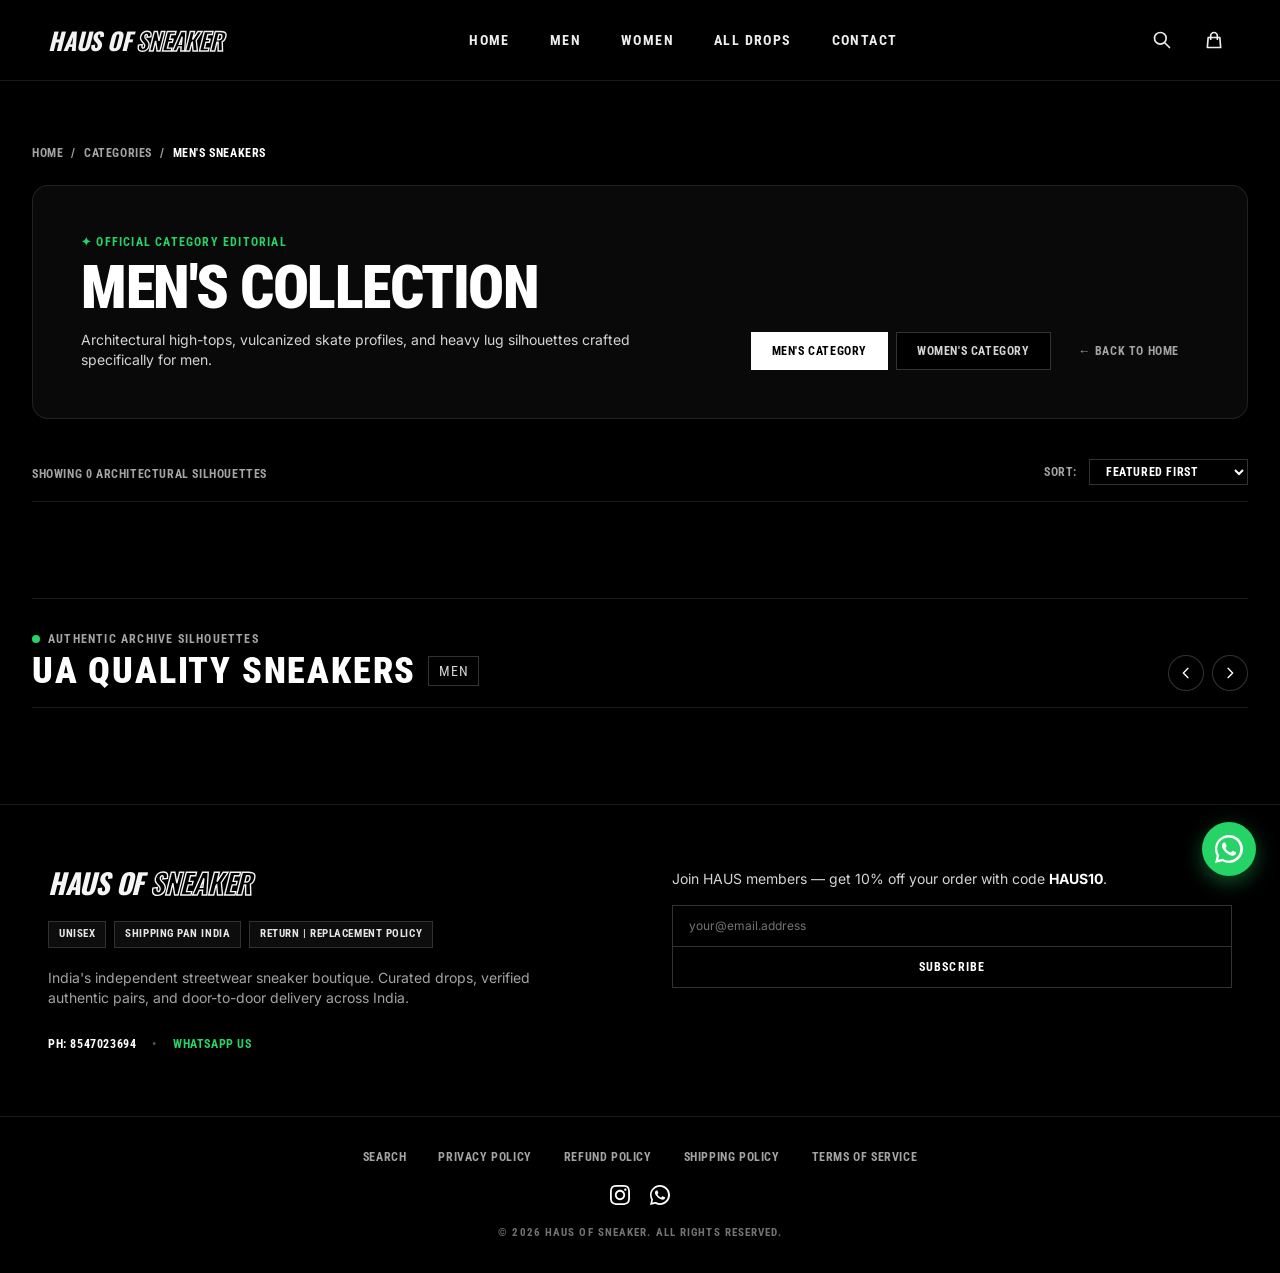
<file: category-men.html>
<!DOCTYPE html>
<html lang="en">
<head>
  <meta charset="UTF-8" />
  <meta name="viewport" content="width=device-width, initial-scale=1.0" />
  <title>Men's Sneakers — HAUS OF SNEAKER</title>
  <meta name="description" content="Explore luxury architectural footwear for Men and Women at HAUS OF SNEAKER." />
  
  <link rel="icon" type="image/jpeg" href="assets/haus-og-preview.jpg" />

  <!-- Google Fonts: Bebas Neue, Oswald, Roboto Condensed, Syne, Inter -->
  <link rel="preconnect" href="https://fonts.googleapis.com" />
  <link rel="preconnect" href="https://fonts.gstatic.com" crossorigin />
  <link href="https://fonts.googleapis.com/css2?family=Bebas+Neue&family=Inter:wght@300;400;500;600;700;800;900&family=Oswald:ital,wght@0,300..700;1,300..700&family=Roboto+Condensed:ital,wght@0,300..900;1,300..900&family=Space+Grotesk:wght@400;500;600;700&family=Syne:wght@500;600;700;800&display=swap" rel="stylesheet" />

    <!-- Tailwind CSS (Local Offline Support with CDN Fallback) -->
  <script src="js/tailwind.js"></script>
  <script>
    if (typeof tailwind === 'undefined') {
      const cdnScript = document.createElement('script');
      cdnScript.src = 'https://cdn.tailwindcss.com';
      document.head.appendChild(cdnScript);
    }
  </script>
  <script>
    tailwind.config = {
      theme: {
        extend: {
          fontFamily: {
            headline: ['"Bebas Neue"', 'sans-serif'],
            condensed: ['"Roboto Condensed"', 'Oswald', 'sans-serif'],
            oswald: ['"Oswald"', 'sans-serif'],
            display: ['Oswald', 'Syne', 'sans-serif'],
            mono: ['"Space Grotesk"', 'monospace'],
            sans: ['Inter', 'sans-serif']
          },
          colors: {
            karb: {
              main: '#000000',
              sec: '#080808',
              card: '#000000',
              border: 'rgba(255, 255, 255, 0.12)'
            },
            core: {
              blue: '#ffffff',
              hover: '#f5f5f5',
              deep: '#000000',
              light: '#0a0a0a',
              ice: '#111111',
              border: 'rgba(255,255,255,0.12)'
            }
          }
        }
      }
    }
  </script>

  <!-- Custom CSS -->
  <link rel="stylesheet" href="css/style.css?v=1794910245-16" />
</head>
<body class="bg-black text-white selection:bg-white selection:text-black flex flex-col min-h-screen">

  <!-- SITE HEADER / NAVBAR -->
  <header class="site-header bg-black text-white border-b border-white/10 sticky top-0 z-50">
    <div class="w-full px-5 lg:px-12 h-16 sm:h-20 flex items-center justify-between">
      
      <!-- LEFT: HAUS OF SNEAKER BRAND LOGO -->
      <div class="flex items-center">
        <a href="index.html" class="flex items-center group py-2" title="HAUS OF SNEAKER" style="text-decoration:none;">
          <span style="font-family:'Oswald',sans-serif;font-style:italic;font-weight:800;font-size:clamp(17px,2.2vw,24px);letter-spacing:-0.01em;line-height:1;white-space:nowrap;display:flex;align-items:baseline;gap:0.25em;">
            <span style="color:#F2F2F2;">HAUS OF</span>
            <span style="color:transparent;-webkit-text-stroke:1.4px #F2F2F2;">SNEAKER</span>
          </span>
        </a>
      </div>

      <!-- CENTER: DESKTOP NAVIGATION LINKS -->
      <nav class="hidden lg:flex items-center gap-10 text-xs xl:text-sm font-condensed tracking-widest uppercase font-bold text-[#EDEDED]" id="desktop-main-nav">
        <a href="index.html" class="nav-link relative py-2 hover:text-white transition-colors duration-200">
          <span>HOME</span>
        </a>
        <a href="category-men.html" class="nav-link relative py-2 hover:text-white transition-colors duration-200" id="nav-men-link">
          <span>MEN</span>
        </a>
        <a href="category-women.html" class="nav-link relative py-2 hover:text-white transition-colors duration-200" id="nav-women-link">
          <span>WOMEN</span>
        </a>
        <a href="index.html#gender-filter-section" class="nav-link relative py-2 hover:text-white transition-colors duration-200">
          <span>ALL DROPS</span>
        </a>
        <a href="index.html#site-footer" class="nav-link relative py-2 hover:text-white transition-colors duration-200">
          <span>CONTACT</span>
        </a>
      </nav>

      <!-- RIGHT: ACTIONS & MOBILE HAMBURGER -->
      <div class="flex items-center gap-2 sm:gap-4 text-white">
        <button onclick="openSearchDrawer()" class="p-2 text-[#EDEDED] hover:text-white transition-colors" title="Search footwear" aria-label="Search">
          <svg class="w-5 h-5" fill="none" stroke="currentColor" viewBox="0 0 24 24"><path stroke-linecap="round" stroke-linejoin="round" stroke-width="2" d="M21 21l-6-6m2-5a7 7 0 11-14 0 7 7 0 0114 0z"></path></svg>
        </button>

        <button onclick="openCartDrawer()" class="p-2 text-[#EDEDED] hover:text-white relative transition-colors flex items-center" title="Shopping Bag" aria-label="Shopping Bag">
          <svg class="w-5 h-5" fill="none" stroke="currentColor" viewBox="0 0 24 24"><path stroke-linecap="round" stroke-linejoin="round" stroke-width="2" d="M16 11V7a4 4 0 00-8 0v4M5 9h14l1 12H4L5 9z"></path></svg>
          <span class="cart-count-badge font-condensed font-bold text-[10px] sm:text-xs ml-1">0</span>
        </button>

        <button id="mobile-menu-btn" class="lg:hidden p-2 text-white hover:text-neutral-300 focus:outline-none transition-colors" aria-label="Toggle navigation menu" title="Menu">
          <svg id="hamburger-icon" class="w-6 h-6" fill="none" stroke="currentColor" viewBox="0 0 24 24">
            <path stroke-linecap="round" stroke-linejoin="round" stroke-width="2" d="M4 6h16M4 12h16M4 18h16"></path>
          </svg>
          <svg id="close-menu-icon" class="w-6 h-6 hidden" fill="none" stroke="currentColor" viewBox="0 0 24 24">
            <path stroke-linecap="round" stroke-linejoin="round" stroke-width="2" d="M6 18L18 6M6 6l12 12"></path>
          </svg>
        </button>
      </div>

    </div>

    <!-- Mobile Nav Slide Panel -->
    <div id="mobile-nav-panel" class="hidden lg:hidden border-t border-white/10 bg-black/95 backdrop-blur-md px-6 py-6 space-y-2 font-condensed font-bold text-lg uppercase tracking-widest text-[#EDEDED]">
      <a href="index.html" onclick="closeMobileNav()" class="mobile-nav-item flex items-center justify-between py-3 border-b border-white/10 hover:text-white transition-colors">
        <span>HOME</span>
        <svg class="w-4 h-4 text-neutral-500" fill="none" stroke="currentColor" viewBox="0 0 24 24"><path stroke-linecap="round" stroke-linejoin="round" stroke-width="2" d="M9 5l7 7-7 7"/></svg>
      </a>
      <a href="category-men.html" onclick="closeMobileNav()" class="mobile-nav-item flex items-center justify-between py-3 border-b border-white/10 hover:text-white transition-colors">
        <span>SHOP MEN</span>
        <svg class="w-4 h-4 text-neutral-500" fill="none" stroke="currentColor" viewBox="0 0 24 24"><path stroke-linecap="round" stroke-linejoin="round" stroke-width="2" d="M9 5l7 7-7 7"/></svg>
      </a>
      <a href="category-women.html" onclick="closeMobileNav()" class="mobile-nav-item flex items-center justify-between py-3 border-b border-white/10 hover:text-white transition-colors">
        <span>SHOP WOMEN</span>
        <svg class="w-4 h-4 text-neutral-500" fill="none" stroke="currentColor" viewBox="0 0 24 24"><path stroke-linecap="round" stroke-linejoin="round" stroke-width="2" d="M9 5l7 7-7 7"/></svg>
      </a>
      <a href="index.html#site-footer" onclick="closeMobileNav()" class="mobile-nav-item flex items-center justify-between py-3 hover:text-white transition-colors">
        <span>CONTACT</span>
        <svg class="w-4 h-4 text-neutral-500" fill="none" stroke="currentColor" viewBox="0 0 24 24"><path stroke-linecap="round" stroke-linejoin="round" stroke-width="2" d="M9 5l7 7-7 7"/></svg>
      </a>
    </div>
  </header>

  <!-- CATEGORY BANNER & HEADER -->
  <main class="flex-grow py-8 md:py-16 bg-black text-white">
    <div class="max-w-7xl mx-auto px-5 sm:px-6 lg:px-8">
      
      <!-- Breadcrumb -->
      <nav class="mb-6 flex items-center gap-2 text-xs font-condensed tracking-wider text-neutral-400 uppercase" aria-label="Breadcrumb">
        <a href="index.html" class="hover:text-white transition-colors">HOME</a>
        <span>/</span>
        <a href="index.html#shop-by-category-section" class="hover:text-white transition-colors">CATEGORIES</a>
        <span>/</span>
        <span id="page-breadcrumb-category" class="text-white font-bold">MEN'S SNEAKERS</span>
      </nav>

      <!-- Category Hero Banner with Dynamic Info -->
      <div class="mb-10 p-8 sm:p-12 border border-white/10 bg-neutral-900/40 rounded-2xl relative overflow-hidden flex flex-col md:flex-row md:items-end justify-between gap-6">
        <div class="relative z-10 max-w-xl">
          <span class="text-xs font-condensed tracking-widest font-bold uppercase text-[#25D366] block mb-2">✦ OFFICIAL CATEGORY EDITORIAL</span>
          <h1 id="category-main-title" class="font-condensed text-4xl sm:text-6xl font-black uppercase tracking-tight text-white mb-3">
            MEN'S COLLECTION
          </h1>
          <p id="category-main-desc" class="text-xs sm:text-sm font-sans text-neutral-300 leading-relaxed">
            Architectural high-tops, vulcanized skate profiles, and heavy lug silhouettes crafted specifically for men.
          </p>
        </div>

        <!-- Quick Switcher Tabs -->
        <div class="relative z-10 flex items-center gap-2 flex-wrap">
          <a href="category-men.html" id="btn-switch-men" class="px-5 py-2.5 text-xs font-condensed font-bold uppercase tracking-wider border border-white bg-white text-black transition-all">
            Men's Category
          </a>
          <a href="category-women.html" id="btn-switch-women" class="px-5 py-2.5 text-xs font-condensed font-bold uppercase tracking-wider border border-white/20 bg-black text-neutral-300 hover:border-white hover:text-white transition-all">
            Women's Category
          </a>
          <a href="index.html" class="px-5 py-2.5 text-xs font-condensed font-bold uppercase tracking-wider text-neutral-400 hover:text-white transition-all">
            ← Back to Home
          </a>
        </div>
      </div>

      <!-- Controls & Count Bar -->
      <div class="flex flex-col sm:flex-row sm:items-center justify-between gap-4 border-b border-white/10 pb-4 mb-8">
        <div>
          <span id="category-item-count" class="text-xs font-condensed tracking-wider font-bold text-neutral-400 uppercase">
            SHOWING ALL PRODUCTS
          </span>
        </div>

        <div class="flex items-center gap-3">
          <span class="text-xs font-condensed text-neutral-400 font-bold uppercase">Sort:</span>
          <select id="sort-select" class="bg-black border border-white/20 text-white py-1 px-3 text-xs font-condensed font-bold uppercase cursor-pointer focus:outline-none">
            <option value="featured">Featured First</option>
            <option value="price-low">Price: Low to High</option>
            <option value="price-high">Price: High to Low</option>
            <option value="rating">Top Rated (5.0★)</option>
          </select>
        </div>
      </div>

      <!-- Products Grid -->
      <div id="category-page-grid" class="grid grid-cols-2 lg:grid-cols-4 gap-3 sm:gap-6 mb-16">
        <!-- Injected dynamically by page script -->
      </div>

      <!-- UA QUALITY SNEAKERS (MEN) SECTION -->
      <div id="ua-quality-men-session" class="pt-8 border-t border-white/10">
        <div class="mb-8 flex flex-col sm:flex-row sm:items-end justify-between border-b border-white/10 pb-4 gap-4">
          <div>
            <div class="flex items-center gap-2 mb-1">
              <span class="inline-block w-2 h-2 rounded-full bg-[#25D366]"></span>
              <span class="text-xs font-condensed tracking-widest font-bold uppercase text-neutral-400">AUTHENTIC ARCHIVE SILHOUETTES</span>
            </div>
            <h2 class="font-condensed text-2xl sm:text-4xl font-black uppercase tracking-wider text-white flex items-center gap-3">
              UA QUALITY SNEAKERS <span class="text-xs sm:text-sm font-normal px-2.5 py-1 border border-white/20 text-neutral-300 font-condensed">MEN</span>
            </h2>
          </div>
          <div class="flex items-center gap-2">
            <button onclick="slideSection('ua-quality-men-slider-track', -1)" class="w-9 h-9 rounded-full border border-white/20 bg-black text-white hover:bg-white hover:text-black flex items-center justify-center transition-colors" title="Slide Left">
              <svg class="w-4 h-4" fill="none" stroke="currentColor" viewBox="0 0 24 24"><path stroke-linecap="round" stroke-linejoin="round" stroke-width="2" d="M15 19l-7-7 7-7"/></svg>
            </button>
            <button onclick="slideSection('ua-quality-men-slider-track', 1)" class="w-9 h-9 rounded-full border border-white/20 bg-black text-white hover:bg-white hover:text-black flex items-center justify-center transition-colors" title="Slide Right">
              <svg class="w-4 h-4" fill="none" stroke="currentColor" viewBox="0 0 24 24"><path stroke-linecap="round" stroke-linejoin="round" stroke-width="2" d="M9 5l7 7-7 7"/></svg>
            </button>
          </div>
        </div>

        <div class="slider-section-container relative">
          <div id="ua-quality-men-slider-track" class="slider-track no-scrollbar !bg-transparent !border-none">
            <!-- Injected dynamically by page script -->
          </div>
        </div>
      </div>

    </div>
  </main>

  <!-- QUICK VIEW MODAL (Reused from existing main site) -->
  <div id="quickview-backdrop" class="drawer-backdrop" onclick="closeQuickView()"></div>
  <div id="quickview-modal" class="quickview-dialog fixed inset-0 z-50 flex items-center justify-center p-4 pointer-events-none opacity-0 transition-opacity duration-300">
    <div class="relative w-full max-w-4xl bg-black border border-white/20 p-6 md:p-8 text-white max-h-[90vh] overflow-y-auto pointer-events-auto">
      <button onclick="closeQuickView()" class="absolute top-4 right-4 text-neutral-400 hover:text-white text-xl">✕</button>
      <div id="quickview-content" class="grid grid-cols-1 md:grid-cols-2 gap-8 items-center"></div>
    </div>
  </div>

  <!-- SITE FOOTER -->
  <footer id="site-footer" class="bg-black text-white border-t border-white/10 mt-auto">
    <div class="max-w-7xl mx-auto px-5 sm:px-6 lg:px-12 py-10 sm:py-16 grid grid-cols-1 lg:grid-cols-2 gap-8 lg:gap-16 border-b border-white/10">
      
      <!-- LEFT COLUMN -->
      <div class="space-y-4 sm:space-y-5">
        <a href="index.html" class="inline-block" title="HAUS OF SNEAKER" style="text-decoration:none;">
          <span style="font-family:'Oswald',sans-serif;font-style:italic;font-weight:800;font-size:clamp(20px,2.5vw,28px);letter-spacing:-0.01em;line-height:1;white-space:nowrap;display:flex;align-items:baseline;gap:0.25em;">
            <span style="color:#F5F5F5;">HAUS OF</span>
            <span style="color:transparent;-webkit-text-stroke:1.4px #F5F5F5;">SNEAKER</span>
          </span>
        </a>

        <div class="flex flex-wrap gap-1.5 sm:gap-2 text-[10px] sm:text-[11px] font-condensed uppercase tracking-wider font-bold">
          <span class="px-2.5 py-1 bg-white/5 border border-white/15 text-neutral-200">UNISEX</span>
          <span class="px-2.5 py-1 bg-white/5 border border-white/15 text-neutral-200">SHIPPING PAN INDIA</span>
          <span class="px-2.5 py-1 bg-white/5 border border-white/15 text-neutral-200">RETURN | REPLACEMENT POLICY</span>
        </div>

        <p class="text-xs sm:text-sm text-neutral-400 leading-relaxed font-sans max-w-lg">
          India's independent streetwear sneaker boutique. Curated drops, verified authentic pairs, and door-to-door delivery across India.
        </p>

        <div class="pt-2 flex flex-wrap items-center gap-x-4 gap-y-2 text-xs font-condensed tracking-wider">
          <a href="tel:8547023694" class="text-white hover:text-neutral-300 font-bold transition-colors">
            PH: 8547023694
          </a>
          <span class="text-neutral-600">•</span>
          <a href="https://wa.me/918547023694?text=Hello%20HAUS%20OF%20SNEAKER%20team%2C%20I%20have%20an%20order%20inquiry." target="_blank" class="text-[#25D366] hover:underline font-bold">
            WHATSAPP US
          </a>
        </div>
      </div>

      <!-- RIGHT COLUMN: NEWSLETTER -->
      <div class="space-y-3 sm:space-y-4">
        <p class="text-xs sm:text-sm font-sans text-neutral-300">
          Join HAUS members — get 10% off your order with code <strong class="text-white">HAUS10</strong>.
        </p>
        <form onsubmit="event.preventDefault(); showToast('Subscribed to HAUS archive! Code HAUS10 applied.'); this.reset();" class="border border-white/20">
          <input 
            type="email" 
            placeholder="your@email.address" 
            required 
            class="w-full bg-black text-white px-4 py-3 text-xs font-sans placeholder-neutral-500 focus:outline-none border-b border-white/20"
          />
          <button 
            type="submit" 
            class="w-full py-3 bg-black hover:bg-white hover:text-black text-white text-xs font-condensed tracking-widest uppercase font-bold transition-colors text-center"
          >
            SUBSCRIBE
          </button>
        </form>
      </div>

    </div>

    <!-- BOTTOM LINKS -->
    <div class="max-w-7xl mx-auto px-5 sm:px-6 lg:px-12 py-6 sm:py-8 flex flex-col items-center gap-5">
      <div class="flex flex-wrap items-center justify-center gap-4 sm:gap-8 text-[11px] sm:text-xs font-condensed uppercase tracking-wider text-neutral-400 font-bold">
        <button onclick="openSearchDrawer()" class="hover:text-white transition-colors">SEARCH</button>
        <a href="privacy-policy.html" class="hover:text-white transition-colors">PRIVACY POLICY</a>
        <a href="return-and-refund.html" class="hover:text-white transition-colors">REFUND POLICY</a>
        <a href="shipping-policy.html" class="hover:text-white transition-colors">SHIPPING POLICY</a>
        <a href="terms-and-conditions.html" class="hover:text-white transition-colors">TERMS OF SERVICE</a>
      </div>

      <div class="flex items-center gap-5 text-white text-sm">
        <a href="https://www.instagram.com/hausofsneakers.co/" target="_blank" rel="noopener noreferrer" class="hover:text-neutral-400 transition-colors" title="Instagram @hausofsneakers.co">
          <svg class="w-5 h-5 fill-current" viewBox="0 0 24 24"><path d="M12 2.163c3.204 0 3.584.012 4.85.07 3.252.148 4.771 1.691 4.919 4.919.058 1.265.069 1.645.069 4.849 0 3.205-.012 3.584-.069 4.849-.149 3.225-1.664 4.771-4.919 4.919-1.266.058-1.644.07-4.85.07-3.204 0-3.584-.012-4.849-.07-3.26-.149-4.771-1.699-4.919-4.92-.058-1.265-.07-1.644-.07-4.849 0-3.204.013-3.583.07-4.849.149-3.227 1.664-4.771 4.919-4.919 1.266-.057 1.645-.069 4.849-.069zm0-2.163c-3.259 0-3.667.014-4.947.072-4.358.2-6.78 2.618-6.98 6.98-.059 1.281-.073 1.689-.073 4.948 0 3.259.014 3.668.072 4.948.2 4.358 2.618 6.78 6.98 6.98 1.281.058 1.689.072 4.948.072 3.259 0 3.668-.014 4.948-.072 4.354-.2 6.782-2.618 6.979-6.98.059-1.28.073-1.689.073-4.948 0-3.259-.014-3.667-.072-4.947-.196-4.354-2.617-6.78-6.979-6.98-1.281-.059-1.69-.073-4.949-.073zm0 5.838c-3.403 0-6.162 2.759-6.162 6.162s2.759 6.163 6.162 6.163 6.162-2.759 6.162-6.163c0-3.403-2.759-6.162-6.162-6.162zm0 10.162c-2.209 0-4-1.79-4-4 0-2.209 1.791-4 4-4s4 1.791 4 4c0 2.21-1.791 4-4 4zm6.406-11.845c-.796 0-1.441.645-1.441 1.44s.645 1.44 1.441 1.44c.795 0 1.439-.645 1.439-1.44s-.644-1.44-1.439-1.44z"/></svg>
        </a>
        <a href="https://wa.me/918547023694" target="_blank" rel="noopener noreferrer" class="hover:text-neutral-400 transition-colors" title="WhatsApp Chat">
          <svg class="w-5 h-5 fill-current" viewBox="0 0 24 24"><path d="M12.004 0C5.372 0 0 5.373 0 12c0 2.115.548 4.103 1.512 5.836L.055 24l6.334-1.45A11.936 11.936 0 0012.004 24C18.628 24 24 18.627 24 12 24 5.373 18.628 0 12.004 0zm.015 21.84c-1.85 0-3.6-.502-5.12-1.373l-.367-.21-3.765.862.879-3.668-.23-.377a9.835 9.835 0 01-1.503-5.074c0-5.43 4.417-9.847 9.856-9.847 5.438 0 9.855 4.417 9.855 9.847 0 5.43-4.417 9.84-9.855 9.84zm5.405-7.378c-.296-.149-1.754-.866-2.026-.965-.272-.099-.47-.148-.668.149-.197.297-.767.965-.94 1.163-.173.198-.346.223-.643.074-.297-.149-1.255-.462-2.39-1.475-.883-.788-1.48-1.761-1.653-2.059-.173-.297-.018-.458.13-.606.134-.133.297-.347.446-.521.151-.172.2-.296.297-.495.099-.198.05-.372-.025-.521-.075-.148-.669-1.611-.916-2.206-.242-.579-.487-.501-.669-.51l-.57-.01c-.198 0-.52.074-.792.372s-1.04 1.016-1.04 2.479 1.065 2.876 1.213 3.074c.149.198 2.095 3.2 5.076 4.487.709.306 1.263.489 1.694.626.712.226 1.36.194 1.872.118.571-.085 1.758-.719 2.006-1.413.248-.695.248-1.29.173-1.414-.074-.124-.272-.198-.57-.347z"/></svg>
        </a>
      </div>

      <div class="text-[10px] sm:text-[11px] font-condensed tracking-widest text-neutral-500 uppercase text-center">
        &copy; 2026 HAUS OF SNEAKER. ALL RIGHTS RESERVED.
      </div>
    </div>
  </footer>

  <!-- OFFICIAL WHATSAPP WIDGET -->
  <div class="whatsapp-widget-container">
    <div class="whatsapp-tooltip">
      <span class="w-2 h-2 rounded-full bg-[#25D366] animate-pulse"></span>
      Need Sizing Help? Chat with HAUS OF SNEAKER
    </div>
    <a 
      href="https://wa.me/918547023694?text=Hello%20HAUS%20OF%20SNEAKER%20Team%2C%20I%27d%20like%20to%20know%20more%20about%20shoe%20sizing%20and%20availability%21" 
      target="_blank" 
      rel="noopener noreferrer" 
      class="whatsapp-float-btn" 
      title="Chat with HAUS OF SNEAKER on WhatsApp"
      aria-label="Chat with HAUS OF SNEAKER on WhatsApp"
    >
      <div class="whatsapp-pulse"></div>
      <svg class="w-7 h-7 fill-white" viewBox="0 0 24 24">
        <path d="M12.004 0C5.372 0 0 5.373 0 12c0 2.115.548 4.103 1.512 5.836L.055 24l6.334-1.45A11.936 11.936 0 0012.004 24C18.628 24 24 18.627 24 12 24 5.373 18.628 0 12.004 0zm.015 21.84c-1.85 0-3.6-.502-5.12-1.373l-.367-.21-3.765.862.879-3.668-.23-.377a9.835 9.835 0 01-1.503-5.074c0-5.43 4.417-9.847 9.856-9.847 5.438 0 9.855 4.417 9.855 9.847 0 5.43-4.417 9.84-9.855 9.84zm5.405-7.378c-.296-.149-1.754-.866-2.026-.965-.272-.099-.47-.148-.668.149-.197.297-.767.965-.94 1.163-.173.198-.346.223-.643.074-.297-.149-1.255-.462-2.39-1.475-.883-.788-1.48-1.761-1.653-2.059-.173-.297-.018-.458.13-.606.134-.133.297-.347.446-.521.151-.172.2-.296.297-.495.099-.198.05-.372-.025-.521-.075-.148-.669-1.611-.916-2.206-.242-.579-.487-.501-.669-.51l-.57-.01c-.198 0-.52.074-.792.372s-1.04 1.016-1.04 2.479 1.065 2.876 1.213 3.074c.149.198 2.095 3.2 5.076 4.487.709.306 1.263.489 1.694.626.712.226 1.36.194 1.872.118.571-.085 1.758-.719 2.006-1.413.248-.695.248-1.29.173-1.414-.074-.124-.272-.198-.57-.347z"/>
      </svg>
    </a>
  </div>

  <!-- SLIDE-OUT CART DRAWER -->
  <div id="cart-drawer-backdrop" class="drawer-backdrop" onclick="closeCartDrawer()"></div>
  <aside id="cart-drawer" class="drawer-panel" aria-label="Shopping Cart">
    <div class="h-full flex flex-col justify-between">
      <div class="p-6 border-b border-white/10 flex items-center justify-between">
        <div class="flex items-center gap-2">
          <h3 class="font-condensed text-lg font-bold uppercase tracking-wider text-white">Shopping Bag</h3>
          <span class="cart-count-badge text-xs font-condensed font-bold bg-white text-black px-2 py-0.5">0</span>
        </div>
        <button onclick="closeCartDrawer()" class="p-2 text-neutral-400 hover:text-white">✕</button>
      </div>
      <div id="cart-items-container" class="flex-1 overflow-y-auto p-6 space-y-4"></div>
      <div class="p-6 border-t border-white/10 bg-neutral-900/50">
        <div class="flex justify-between items-center mb-4">
          <span class="text-xs font-condensed text-neutral-400 uppercase font-bold">Subtotal:</span>
          <span id="cart-subtotal" class="font-condensed text-lg font-bold text-white">₹0</span>
        </div>
        <button onclick="checkoutViaWhatsApp()" class="w-full py-4 bg-[#25D366] hover:bg-[#20ba59] text-white font-condensed text-sm font-bold uppercase tracking-wider transition-all flex items-center justify-center gap-2">
          <span>Checkout via WhatsApp</span>
        </button>
      </div>
    </div>
  </aside>

  <!-- SEARCH DRAWER / MODAL -->
  <div id="search-drawer" class="hidden fixed inset-0 z-50 bg-black/80 backdrop-blur-md flex items-start justify-center pt-20 px-4" onclick="closeSearchDrawer()">
    <div class="relative w-full max-w-2xl bg-neutral-900 rounded-2xl overflow-hidden shadow-2xl p-6 border border-white/20" onclick="event.stopPropagation()">
      <div class="flex items-center justify-between border-b border-white/10 pb-4 mb-4">
        <div class="flex items-center gap-3">
          <svg class="w-5 h-5 text-white" fill="none" stroke="currentColor" viewBox="0 0 24 24"><path stroke-linecap="round" stroke-linejoin="round" stroke-width="2" d="M21 21l-6-6m2-5a7 7 0 11-14 0 7 7 0 0114 0z"></path></svg>
          <h3 class="font-condensed text-base font-bold uppercase text-white tracking-wider">Search Footwear</h3>
        </div>
        <button onclick="closeSearchDrawer()" class="text-neutral-400 hover:text-white text-lg font-bold p-1">✕</button>
      </div>
      <input 
        id="search-input" 
        type="text" 
        placeholder="Search by name, silhouette, brand (e.g. Phantom, Platform)..." 
        class="w-full p-4 border border-white/20 bg-black text-white font-sans text-sm rounded-xl focus:outline-none focus:border-white"
        oninput="handleSearch(this.value)"
      />
      <div id="search-results" class="mt-4 max-h-80 overflow-y-auto space-y-2"></div>
    </div>
  </div>

  
  <!-- QUICK VIEW MODAL -->
  <div id="quick-view-modal" class="hidden fixed inset-0 z-50 overflow-y-auto bg-black/90 backdrop-blur-md flex items-center justify-center p-0 sm:p-4">
    <div class="relative w-full max-w-5xl bg-black border border-white/20 sm:my-8 min-h-screen sm:min-h-0 max-h-screen sm:max-h-[95vh] overflow-y-auto">
      <button onclick="closeQuickView()" class="absolute top-4 right-4 z-30 w-10 h-10 border border-white/20 bg-black text-white hover:bg-white hover:text-black flex items-center justify-center font-bold text-sm transition-colors">
        ✕
      </button>
      <div id="quick-view-content">
        <!-- Rendered dynamically -->
      </div>
    </div>
  </div>

  <div id="toast-container" class="fixed bottom-6 left-6 z-50 flex flex-col gap-2"></div>

  <!-- Scripts -->
  <script src="js/products.js?v=1794910245"></script>
  <script src="js/app.js?v=1794910245"></script>
  <script>
    // Specific script for category page rendering
    const targetGender = 'men';
    
    document.addEventListener('DOMContentLoaded', () => {
      // Reconfigure for this page
      renderCategoryPageProducts(targetGender);

      const sortSelect = document.getElementById('sort-select');
      if (sortSelect) {
        sortSelect.addEventListener('change', (e) => {
          state.sortBy = e.target.value;
          renderCategoryPageProducts(targetGender);
        });
      }
    });

    function renderCategoryPageProducts(gender) {
      const grid = document.getElementById('category-page-grid');
      const countEl = document.getElementById('category-item-count');
      if (!grid) return;

      let items = PRODUCTS_DATA.filter(p => (p.gender === gender || p.gender === 'unisex') && p.category !== 'clogs' && p.category !== 'slides' && p.category !== 'flip flops' && !p.id.startsWith('haus-slide-') && !p.id.startsWith('haus-clog-'));
      
      // Sort
      if (state.sortBy === 'price-low') {
        items.sort((a, b) => a.price - b.price);
      } else if (state.sortBy === 'price-high') {
        items.sort((a, b) => b.price - a.price);
      } else if (state.sortBy === 'rating') {
        items.sort((a, b) => b.rating - a.rating);
      }

      if (countEl) {
        countEl.textContent = `SHOWING ${items.length} ARCHITECTURAL SILHOUETTES`;
      }

      grid.innerHTML = items.map(p => createProductCardHtml(p)).join('');

      // Populate UA Quality Men Slider
      const uaTrack = document.getElementById('ua-quality-men-slider-track');
      if (uaTrack) {
        const uaItems = PRODUCTS_DATA.filter(p => 
          (p.gender === 'men' || p.gender === 'unisex') &&
          p.category === 'sneakers' &&
          !p.id.startsWith('haus-slide-') && !p.id.startsWith('haus-clog-') &&
          (p.section === 'ua-quality' || p.section === 'must-have' || p.section === 'men-collection' || ['core-oldskool-canvas', 'core-air-stride-retro', 'core-men-retro-2', 'core-men-drift-1', 'core-shell-superstar-black'].includes(p.id))
        );
        uaTrack.innerHTML = uaItems.map(p => '<div class="slider-item" style="min-width: 250px; max-width: 290px; flex-shrink: 0;">' + createProductCardHtml(p) + '</div>').join('');
      }

      bindCardInteractions();
    }
  </script>
</body>
</html>
</file>
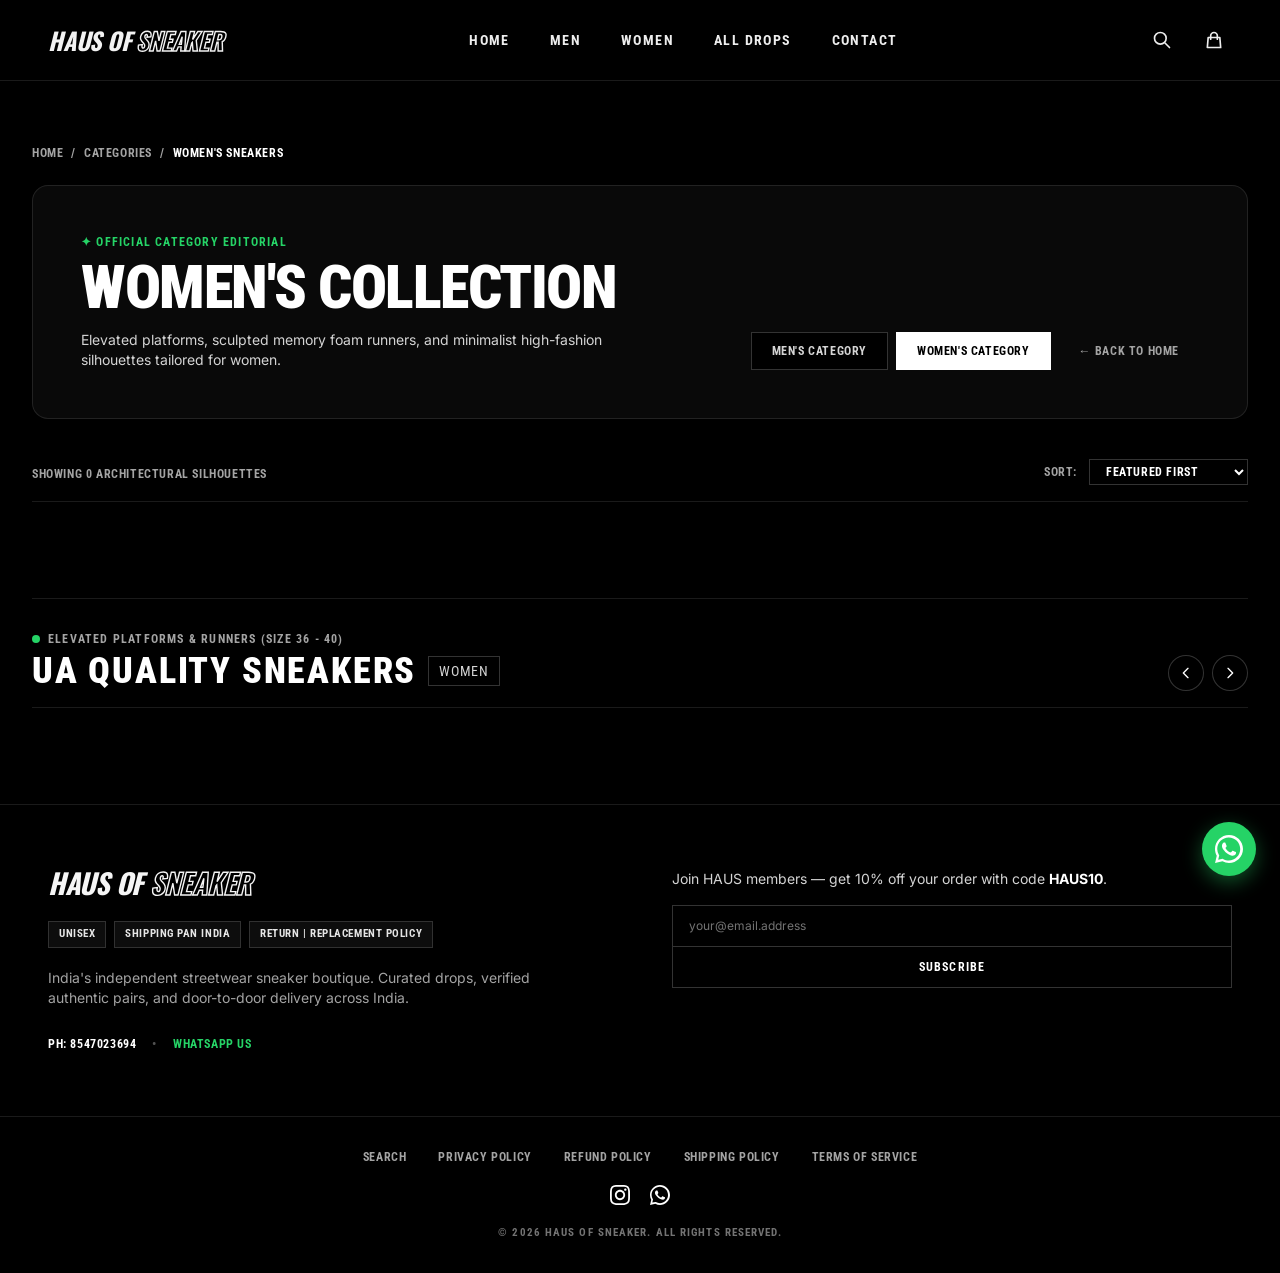
<file: category-women.html>
<!DOCTYPE html>
<html lang="en">
<head>
  <meta charset="UTF-8" />
  <meta name="viewport" content="width=device-width, initial-scale=1.0" />
  <title>Women's Sneakers — HAUS OF SNEAKER</title>
  <meta name="description" content="Explore luxury architectural footwear for Men and Women at HAUS OF SNEAKER." />
  
  <link rel="icon" type="image/jpeg" href="assets/haus-og-preview.jpg" />

  <!-- Google Fonts: Bebas Neue, Oswald, Roboto Condensed, Syne, Inter -->
  <link rel="preconnect" href="https://fonts.googleapis.com" />
  <link rel="preconnect" href="https://fonts.gstatic.com" crossorigin />
  <link href="https://fonts.googleapis.com/css2?family=Bebas+Neue&family=Inter:wght@300;400;500;600;700;800;900&family=Oswald:ital,wght@0,300..700;1,300..700&family=Roboto+Condensed:ital,wght@0,300..900;1,300..900&family=Space+Grotesk:wght@400;500;600;700&family=Syne:wght@500;600;700;800&display=swap" rel="stylesheet" />

    <!-- Tailwind CSS (Local Offline Support with CDN Fallback) -->
  <script src="js/tailwind.js"></script>
  <script>
    if (typeof tailwind === 'undefined') {
      const cdnScript = document.createElement('script');
      cdnScript.src = 'https://cdn.tailwindcss.com';
      document.head.appendChild(cdnScript);
    }
  </script>
  <script>
    tailwind.config = {
      theme: {
        extend: {
          fontFamily: {
            headline: ['"Bebas Neue"', 'sans-serif'],
            condensed: ['"Roboto Condensed"', 'Oswald', 'sans-serif'],
            oswald: ['"Oswald"', 'sans-serif'],
            display: ['Oswald', 'Syne', 'sans-serif'],
            mono: ['"Space Grotesk"', 'monospace'],
            sans: ['Inter', 'sans-serif']
          },
          colors: {
            karb: {
              main: '#000000',
              sec: '#080808',
              card: '#000000',
              border: 'rgba(255, 255, 255, 0.12)'
            },
            core: {
              blue: '#ffffff',
              hover: '#f5f5f5',
              deep: '#000000',
              light: '#0a0a0a',
              ice: '#111111',
              border: 'rgba(255,255,255,0.12)'
            }
          }
        }
      }
    }
  </script>

  <!-- Custom CSS -->
  <link rel="stylesheet" href="css/style.css?v=1794910245-16" />
</head>
<body class="bg-black text-white selection:bg-white selection:text-black flex flex-col min-h-screen">

  <!-- SITE HEADER / NAVBAR -->
  <header class="site-header bg-black text-white border-b border-white/10 sticky top-0 z-50">
    <div class="w-full px-5 lg:px-12 h-16 sm:h-20 flex items-center justify-between">
      
      <!-- LEFT: HAUS OF SNEAKER BRAND LOGO -->
      <div class="flex items-center">
        <a href="index.html" class="flex items-center group py-2" title="HAUS OF SNEAKER" style="text-decoration:none;">
          <span style="font-family:'Oswald',sans-serif;font-style:italic;font-weight:800;font-size:clamp(17px,2.2vw,24px);letter-spacing:-0.01em;line-height:1;white-space:nowrap;display:flex;align-items:baseline;gap:0.25em;">
            <span style="color:#F2F2F2;">HAUS OF</span>
            <span style="color:transparent;-webkit-text-stroke:1.4px #F2F2F2;">SNEAKER</span>
          </span>
        </a>
      </div>

      <!-- CENTER: DESKTOP NAVIGATION LINKS -->
      <nav class="hidden lg:flex items-center gap-10 text-xs xl:text-sm font-condensed tracking-widest uppercase font-bold text-[#EDEDED]" id="desktop-main-nav">
        <a href="index.html" class="nav-link relative py-2 hover:text-white transition-colors duration-200">
          <span>HOME</span>
        </a>
        <a href="category-men.html" class="nav-link relative py-2 hover:text-white transition-colors duration-200" id="nav-men-link">
          <span>MEN</span>
        </a>
        <a href="category-women.html" class="nav-link relative py-2 hover:text-white transition-colors duration-200" id="nav-women-link">
          <span>WOMEN</span>
        </a>
        <a href="index.html#gender-filter-section" class="nav-link relative py-2 hover:text-white transition-colors duration-200">
          <span>ALL DROPS</span>
        </a>
        <a href="index.html#site-footer" class="nav-link relative py-2 hover:text-white transition-colors duration-200">
          <span>CONTACT</span>
        </a>
      </nav>

      <!-- RIGHT: ACTIONS & MOBILE HAMBURGER -->
      <div class="flex items-center gap-2 sm:gap-4 text-white">
        <button onclick="openSearchDrawer()" class="p-2 text-[#EDEDED] hover:text-white transition-colors" title="Search footwear" aria-label="Search">
          <svg class="w-5 h-5" fill="none" stroke="currentColor" viewBox="0 0 24 24"><path stroke-linecap="round" stroke-linejoin="round" stroke-width="2" d="M21 21l-6-6m2-5a7 7 0 11-14 0 7 7 0 0114 0z"></path></svg>
        </button>

        <button onclick="openCartDrawer()" class="p-2 text-[#EDEDED] hover:text-white relative transition-colors flex items-center" title="Shopping Bag" aria-label="Shopping Bag">
          <svg class="w-5 h-5" fill="none" stroke="currentColor" viewBox="0 0 24 24"><path stroke-linecap="round" stroke-linejoin="round" stroke-width="2" d="M16 11V7a4 4 0 00-8 0v4M5 9h14l1 12H4L5 9z"></path></svg>
          <span class="cart-count-badge font-condensed font-bold text-[10px] sm:text-xs ml-1">0</span>
        </button>

        <button id="mobile-menu-btn" class="lg:hidden p-2 text-white hover:text-neutral-300 focus:outline-none transition-colors" aria-label="Toggle navigation menu" title="Menu">
          <svg id="hamburger-icon" class="w-6 h-6" fill="none" stroke="currentColor" viewBox="0 0 24 24">
            <path stroke-linecap="round" stroke-linejoin="round" stroke-width="2" d="M4 6h16M4 12h16M4 18h16"></path>
          </svg>
          <svg id="close-menu-icon" class="w-6 h-6 hidden" fill="none" stroke="currentColor" viewBox="0 0 24 24">
            <path stroke-linecap="round" stroke-linejoin="round" stroke-width="2" d="M6 18L18 6M6 6l12 12"></path>
          </svg>
        </button>
      </div>

    </div>

    <!-- Mobile Nav Slide Panel -->
    <div id="mobile-nav-panel" class="hidden lg:hidden border-t border-white/10 bg-black/95 backdrop-blur-md px-6 py-6 space-y-2 font-condensed font-bold text-lg uppercase tracking-widest text-[#EDEDED]">
      <a href="index.html" onclick="closeMobileNav()" class="mobile-nav-item flex items-center justify-between py-3 border-b border-white/10 hover:text-white transition-colors">
        <span>HOME</span>
        <svg class="w-4 h-4 text-neutral-500" fill="none" stroke="currentColor" viewBox="0 0 24 24"><path stroke-linecap="round" stroke-linejoin="round" stroke-width="2" d="M9 5l7 7-7 7"/></svg>
      </a>
      <a href="category-men.html" onclick="closeMobileNav()" class="mobile-nav-item flex items-center justify-between py-3 border-b border-white/10 hover:text-white transition-colors">
        <span>SHOP MEN</span>
        <svg class="w-4 h-4 text-neutral-500" fill="none" stroke="currentColor" viewBox="0 0 24 24"><path stroke-linecap="round" stroke-linejoin="round" stroke-width="2" d="M9 5l7 7-7 7"/></svg>
      </a>
      <a href="category-women.html" onclick="closeMobileNav()" class="mobile-nav-item flex items-center justify-between py-3 border-b border-white/10 hover:text-white transition-colors">
        <span>SHOP WOMEN</span>
        <svg class="w-4 h-4 text-neutral-500" fill="none" stroke="currentColor" viewBox="0 0 24 24"><path stroke-linecap="round" stroke-linejoin="round" stroke-width="2" d="M9 5l7 7-7 7"/></svg>
      </a>
      <a href="index.html#site-footer" onclick="closeMobileNav()" class="mobile-nav-item flex items-center justify-between py-3 hover:text-white transition-colors">
        <span>CONTACT</span>
        <svg class="w-4 h-4 text-neutral-500" fill="none" stroke="currentColor" viewBox="0 0 24 24"><path stroke-linecap="round" stroke-linejoin="round" stroke-width="2" d="M9 5l7 7-7 7"/></svg>
      </a>
    </div>
  </header>

  <!-- CATEGORY BANNER & HEADER -->
  <main class="flex-grow py-8 md:py-16 bg-black text-white">
    <div class="max-w-7xl mx-auto px-5 sm:px-6 lg:px-8">
      
      <!-- Breadcrumb -->
      <nav class="mb-6 flex items-center gap-2 text-xs font-condensed tracking-wider text-neutral-400 uppercase" aria-label="Breadcrumb">
        <a href="index.html" class="hover:text-white transition-colors">HOME</a>
        <span>/</span>
        <a href="index.html#shop-by-category-section" class="hover:text-white transition-colors">CATEGORIES</a>
        <span>/</span>
        <span id="page-breadcrumb-category" class="text-white font-bold">WOMEN'S SNEAKERS</span>
      </nav>

      <!-- Category Hero Banner with Dynamic Info -->
      <div class="mb-10 p-8 sm:p-12 border border-white/10 bg-neutral-900/40 rounded-2xl relative overflow-hidden flex flex-col md:flex-row md:items-end justify-between gap-6">
        <div class="relative z-10 max-w-xl">
          <span class="text-xs font-condensed tracking-widest font-bold uppercase text-[#25D366] block mb-2">✦ OFFICIAL CATEGORY EDITORIAL</span>
          <h1 id="category-main-title" class="font-condensed text-4xl sm:text-6xl font-black uppercase tracking-tight text-white mb-3">
            WOMEN'S COLLECTION
          </h1>
          <p id="category-main-desc" class="text-xs sm:text-sm font-sans text-neutral-300 leading-relaxed">
            Elevated platforms, sculpted memory foam runners, and minimalist high-fashion silhouettes tailored for women.
          </p>
        </div>

        <!-- Quick Switcher Tabs -->
        <div class="relative z-10 flex items-center gap-2 flex-wrap">
          <a href="category-men.html" id="btn-switch-men" class="px-5 py-2.5 text-xs font-condensed font-bold uppercase tracking-wider border border-white/20 bg-black text-neutral-300 hover:border-white hover:text-white transition-all">
            Men's Category
          </a>
          <a href="category-women.html" id="btn-switch-women" class="px-5 py-2.5 text-xs font-condensed font-bold uppercase tracking-wider border border-white bg-white text-black transition-all">
            Women's Category
          </a>
          <a href="index.html" class="px-5 py-2.5 text-xs font-condensed font-bold uppercase tracking-wider text-neutral-400 hover:text-white transition-all">
            ← Back to Home
          </a>
        </div>
      </div>

      <!-- Controls & Count Bar -->
      <div class="flex flex-col sm:flex-row sm:items-center justify-between gap-4 border-b border-white/10 pb-4 mb-8">
        <div>
          <span id="category-item-count" class="text-xs font-condensed tracking-wider font-bold text-neutral-400 uppercase">
            SHOWING ALL PRODUCTS
          </span>
        </div>

        <div class="flex items-center gap-3">
          <span class="text-xs font-condensed text-neutral-400 font-bold uppercase">Sort:</span>
          <select id="sort-select" class="bg-black border border-white/20 text-white py-1 px-3 text-xs font-condensed font-bold uppercase cursor-pointer focus:outline-none">
            <option value="featured">Featured First</option>
            <option value="price-low">Price: Low to High</option>
            <option value="price-high">Price: High to Low</option>
            <option value="rating">Top Rated (5.0★)</option>
          </select>
        </div>
      </div>

      <!-- Products Grid -->
      <div id="category-page-grid" class="grid grid-cols-2 lg:grid-cols-4 gap-3 sm:gap-6 mb-16">
        <!-- Injected dynamically by page script -->
      </div>

      <!-- UA QUALITY SNEAKERS (WOMEN) SECTION -->
      <div id="ua-quality-women-session" class="pt-8 border-t border-white/10">
        <div class="mb-8 flex flex-col sm:flex-row sm:items-end justify-between border-b border-white/10 pb-4 gap-4">
          <div>
            <div class="flex items-center gap-2 mb-1">
              <span class="inline-block w-2 h-2 rounded-full bg-[#25D366]"></span>
              <span class="text-xs font-condensed tracking-widest font-bold uppercase text-neutral-400">ELEVATED PLATFORMS & RUNNERS (SIZE 36 - 40)</span>
            </div>
            <h2 class="font-condensed text-2xl sm:text-4xl font-black uppercase tracking-wider text-white flex items-center gap-3">
              UA QUALITY SNEAKERS <span class="text-xs sm:text-sm font-normal px-2.5 py-1 border border-white/20 text-neutral-300 font-condensed">WOMEN</span>
            </h2>
          </div>
          <div class="flex items-center gap-2">
            <button onclick="slideSection('ua-quality-women-slider-track', -1)" class="w-9 h-9 rounded-full border border-white/20 bg-black text-white hover:bg-white hover:text-black flex items-center justify-center transition-colors" title="Slide Left">
              <svg class="w-4 h-4" fill="none" stroke="currentColor" viewBox="0 0 24 24"><path stroke-linecap="round" stroke-linejoin="round" stroke-width="2" d="M15 19l-7-7 7-7"/></svg>
            </button>
            <button onclick="slideSection('ua-quality-women-slider-track', 1)" class="w-9 h-9 rounded-full border border-white/20 bg-black text-white hover:bg-white hover:text-black flex items-center justify-center transition-colors" title="Slide Right">
              <svg class="w-4 h-4" fill="none" stroke="currentColor" viewBox="0 0 24 24"><path stroke-linecap="round" stroke-linejoin="round" stroke-width="2" d="M9 5l7 7-7 7"/></svg>
            </button>
          </div>
        </div>

        <div class="slider-section-container relative">
          <div id="ua-quality-women-slider-track" class="slider-track no-scrollbar !bg-transparent !border-none">
            <!-- Injected dynamically by page script -->
          </div>
        </div>
      </div>

    </div>
  </main>

  <!-- QUICK VIEW MODAL (Reused from existing main site) -->
  <div id="quickview-backdrop" class="drawer-backdrop" onclick="closeQuickView()"></div>
  <div id="quickview-modal" class="quickview-dialog fixed inset-0 z-50 flex items-center justify-center p-4 pointer-events-none opacity-0 transition-opacity duration-300">
    <div class="relative w-full max-w-4xl bg-black border border-white/20 p-6 md:p-8 text-white max-h-[90vh] overflow-y-auto pointer-events-auto">
      <button onclick="closeQuickView()" class="absolute top-4 right-4 text-neutral-400 hover:text-white text-xl">✕</button>
      <div id="quickview-content" class="grid grid-cols-1 md:grid-cols-2 gap-8 items-center"></div>
    </div>
  </div>

  <!-- SITE FOOTER -->
  <footer id="site-footer" class="bg-black text-white border-t border-white/10 mt-auto">
    <div class="max-w-7xl mx-auto px-5 sm:px-6 lg:px-12 py-10 sm:py-16 grid grid-cols-1 lg:grid-cols-2 gap-8 lg:gap-16 border-b border-white/10">
      
      <!-- LEFT COLUMN -->
      <div class="space-y-4 sm:space-y-5">
        <a href="index.html" class="inline-block" title="HAUS OF SNEAKER" style="text-decoration:none;">
          <span style="font-family:'Oswald',sans-serif;font-style:italic;font-weight:800;font-size:clamp(20px,2.5vw,28px);letter-spacing:-0.01em;line-height:1;white-space:nowrap;display:flex;align-items:baseline;gap:0.25em;">
            <span style="color:#F5F5F5;">HAUS OF</span>
            <span style="color:transparent;-webkit-text-stroke:1.4px #F5F5F5;">SNEAKER</span>
          </span>
        </a>

        <div class="flex flex-wrap gap-1.5 sm:gap-2 text-[10px] sm:text-[11px] font-condensed uppercase tracking-wider font-bold">
          <span class="px-2.5 py-1 bg-white/5 border border-white/15 text-neutral-200">UNISEX</span>
          <span class="px-2.5 py-1 bg-white/5 border border-white/15 text-neutral-200">SHIPPING PAN INDIA</span>
          <span class="px-2.5 py-1 bg-white/5 border border-white/15 text-neutral-200">RETURN | REPLACEMENT POLICY</span>
        </div>

        <p class="text-xs sm:text-sm text-neutral-400 leading-relaxed font-sans max-w-lg">
          India's independent streetwear sneaker boutique. Curated drops, verified authentic pairs, and door-to-door delivery across India.
        </p>

        <div class="pt-2 flex flex-wrap items-center gap-x-4 gap-y-2 text-xs font-condensed tracking-wider">
          <a href="tel:8547023694" class="text-white hover:text-neutral-300 font-bold transition-colors">
            PH: 8547023694
          </a>
          <span class="text-neutral-600">•</span>
          <a href="https://wa.me/918547023694?text=Hello%20HAUS%20OF%20SNEAKER%20team%2C%20I%20have%20an%20order%20inquiry." target="_blank" class="text-[#25D366] hover:underline font-bold">
            WHATSAPP US
          </a>
        </div>
      </div>

      <!-- RIGHT COLUMN: NEWSLETTER -->
      <div class="space-y-3 sm:space-y-4">
        <p class="text-xs sm:text-sm font-sans text-neutral-300">
          Join HAUS members — get 10% off your order with code <strong class="text-white">HAUS10</strong>.
        </p>
        <form onsubmit="event.preventDefault(); showToast('Subscribed to HAUS archive! Code HAUS10 applied.'); this.reset();" class="border border-white/20">
          <input 
            type="email" 
            placeholder="your@email.address" 
            required 
            class="w-full bg-black text-white px-4 py-3 text-xs font-sans placeholder-neutral-500 focus:outline-none border-b border-white/20"
          />
          <button 
            type="submit" 
            class="w-full py-3 bg-black hover:bg-white hover:text-black text-white text-xs font-condensed tracking-widest uppercase font-bold transition-colors text-center"
          >
            SUBSCRIBE
          </button>
        </form>
      </div>

    </div>

    <!-- BOTTOM LINKS -->
    <div class="max-w-7xl mx-auto px-5 sm:px-6 lg:px-12 py-6 sm:py-8 flex flex-col items-center gap-5">
      <div class="flex flex-wrap items-center justify-center gap-4 sm:gap-8 text-[11px] sm:text-xs font-condensed uppercase tracking-wider text-neutral-400 font-bold">
        <button onclick="openSearchDrawer()" class="hover:text-white transition-colors">SEARCH</button>
        <a href="privacy-policy.html" class="hover:text-white transition-colors">PRIVACY POLICY</a>
        <a href="return-and-refund.html" class="hover:text-white transition-colors">REFUND POLICY</a>
        <a href="shipping-policy.html" class="hover:text-white transition-colors">SHIPPING POLICY</a>
        <a href="terms-and-conditions.html" class="hover:text-white transition-colors">TERMS OF SERVICE</a>
      </div>

      <div class="flex items-center gap-5 text-white text-sm">
        <a href="https://www.instagram.com/hausofsneakers.co/" target="_blank" rel="noopener noreferrer" class="hover:text-neutral-400 transition-colors" title="Instagram @hausofsneakers.co">
          <svg class="w-5 h-5 fill-current" viewBox="0 0 24 24"><path d="M12 2.163c3.204 0 3.584.012 4.85.07 3.252.148 4.771 1.691 4.919 4.919.058 1.265.069 1.645.069 4.849 0 3.205-.012 3.584-.069 4.849-.149 3.225-1.664 4.771-4.919 4.919-1.266.058-1.644.07-4.85.07-3.204 0-3.584-.012-4.849-.07-3.26-.149-4.771-1.699-4.919-4.92-.058-1.265-.07-1.644-.07-4.849 0-3.204.013-3.583.07-4.849.149-3.227 1.664-4.771 4.919-4.919 1.266-.057 1.645-.069 4.849-.069zm0-2.163c-3.259 0-3.667.014-4.947.072-4.358.2-6.78 2.618-6.98 6.98-.059 1.281-.073 1.689-.073 4.948 0 3.259.014 3.668.072 4.948.2 4.358 2.618 6.78 6.98 6.98 1.281.058 1.689.072 4.948.072 3.259 0 3.668-.014 4.948-.072 4.354-.2 6.782-2.618 6.979-6.98.059-1.28.073-1.689.073-4.948 0-3.259-.014-3.667-.072-4.947-.196-4.354-2.617-6.78-6.979-6.98-1.281-.059-1.69-.073-4.949-.073zm0 5.838c-3.403 0-6.162 2.759-6.162 6.162s2.759 6.163 6.162 6.163 6.162-2.759 6.162-6.163c0-3.403-2.759-6.162-6.162-6.162zm0 10.162c-2.209 0-4-1.79-4-4 0-2.209 1.791-4 4-4s4 1.791 4 4c0 2.21-1.791 4-4 4zm6.406-11.845c-.796 0-1.441.645-1.441 1.44s.645 1.44 1.441 1.44c.795 0 1.439-.645 1.439-1.44s-.644-1.44-1.439-1.44z"/></svg>
        </a>
        <a href="https://wa.me/918547023694" target="_blank" rel="noopener noreferrer" class="hover:text-neutral-400 transition-colors" title="WhatsApp Chat">
          <svg class="w-5 h-5 fill-current" viewBox="0 0 24 24"><path d="M12.004 0C5.372 0 0 5.373 0 12c0 2.115.548 4.103 1.512 5.836L.055 24l6.334-1.45A11.936 11.936 0 0012.004 24C18.628 24 24 18.627 24 12 24 5.373 18.628 0 12.004 0zm.015 21.84c-1.85 0-3.6-.502-5.12-1.373l-.367-.21-3.765.862.879-3.668-.23-.377a9.835 9.835 0 01-1.503-5.074c0-5.43 4.417-9.847 9.856-9.847 5.438 0 9.855 4.417 9.855 9.847 0 5.43-4.417 9.84-9.855 9.84zm5.405-7.378c-.296-.149-1.754-.866-2.026-.965-.272-.099-.47-.148-.668.149-.197.297-.767.965-.94 1.163-.173.198-.346.223-.643.074-.297-.149-1.255-.462-2.39-1.475-.883-.788-1.48-1.761-1.653-2.059-.173-.297-.018-.458.13-.606.134-.133.297-.347.446-.521.151-.172.2-.296.297-.495.099-.198.05-.372-.025-.521-.075-.148-.669-1.611-.916-2.206-.242-.579-.487-.501-.669-.51l-.57-.01c-.198 0-.52.074-.792.372s-1.04 1.016-1.04 2.479 1.065 2.876 1.213 3.074c.149.198 2.095 3.2 5.076 4.487.709.306 1.263.489 1.694.626.712.226 1.36.194 1.872.118.571-.085 1.758-.719 2.006-1.413.248-.695.248-1.29.173-1.414-.074-.124-.272-.198-.57-.347z"/></svg>
        </a>
      </div>

      <div class="text-[10px] sm:text-[11px] font-condensed tracking-widest text-neutral-500 uppercase text-center">
        &copy; 2026 HAUS OF SNEAKER. ALL RIGHTS RESERVED.
      </div>
    </div>
  </footer>

  <!-- OFFICIAL WHATSAPP WIDGET -->
  <div class="whatsapp-widget-container">
    <div class="whatsapp-tooltip">
      <span class="w-2 h-2 rounded-full bg-[#25D366] animate-pulse"></span>
      Need Sizing Help? Chat with HAUS OF SNEAKER
    </div>
    <a 
      href="https://wa.me/918547023694?text=Hello%20HAUS%20OF%20SNEAKER%20Team%2C%20I%27d%20like%20to%20know%20more%20about%20shoe%20sizing%20and%20availability%21" 
      target="_blank" 
      rel="noopener noreferrer" 
      class="whatsapp-float-btn" 
      title="Chat with HAUS OF SNEAKER on WhatsApp"
      aria-label="Chat with HAUS OF SNEAKER on WhatsApp"
    >
      <div class="whatsapp-pulse"></div>
      <svg class="w-7 h-7 fill-white" viewBox="0 0 24 24">
        <path d="M12.004 0C5.372 0 0 5.373 0 12c0 2.115.548 4.103 1.512 5.836L.055 24l6.334-1.45A11.936 11.936 0 0012.004 24C18.628 24 24 18.627 24 12 24 5.373 18.628 0 12.004 0zm.015 21.84c-1.85 0-3.6-.502-5.12-1.373l-.367-.21-3.765.862.879-3.668-.23-.377a9.835 9.835 0 01-1.503-5.074c0-5.43 4.417-9.847 9.856-9.847 5.438 0 9.855 4.417 9.855 9.847 0 5.43-4.417 9.84-9.855 9.84zm5.405-7.378c-.296-.149-1.754-.866-2.026-.965-.272-.099-.47-.148-.668.149-.197.297-.767.965-.94 1.163-.173.198-.346.223-.643.074-.297-.149-1.255-.462-2.39-1.475-.883-.788-1.48-1.761-1.653-2.059-.173-.297-.018-.458.13-.606.134-.133.297-.347.446-.521.151-.172.2-.296.297-.495.099-.198.05-.372-.025-.521-.075-.148-.669-1.611-.916-2.206-.242-.579-.487-.501-.669-.51l-.57-.01c-.198 0-.52.074-.792.372s-1.04 1.016-1.04 2.479 1.065 2.876 1.213 3.074c.149.198 2.095 3.2 5.076 4.487.709.306 1.263.489 1.694.626.712.226 1.36.194 1.872.118.571-.085 1.758-.719 2.006-1.413.248-.695.248-1.29.173-1.414-.074-.124-.272-.198-.57-.347z"/>
      </svg>
    </a>
  </div>

  <!-- SLIDE-OUT CART DRAWER -->
  <div id="cart-drawer-backdrop" class="drawer-backdrop" onclick="closeCartDrawer()"></div>
  <aside id="cart-drawer" class="drawer-panel" aria-label="Shopping Cart">
    <div class="h-full flex flex-col justify-between">
      <div class="p-6 border-b border-white/10 flex items-center justify-between">
        <div class="flex items-center gap-2">
          <h3 class="font-condensed text-lg font-bold uppercase tracking-wider text-white">Shopping Bag</h3>
          <span class="cart-count-badge text-xs font-condensed font-bold bg-white text-black px-2 py-0.5">0</span>
        </div>
        <button onclick="closeCartDrawer()" class="p-2 text-neutral-400 hover:text-white">✕</button>
      </div>
      <div id="cart-items-container" class="flex-1 overflow-y-auto p-6 space-y-4"></div>
      <div class="p-6 border-t border-white/10 bg-neutral-900/50">
        <div class="flex justify-between items-center mb-4">
          <span class="text-xs font-condensed text-neutral-400 uppercase font-bold">Subtotal:</span>
          <span id="cart-subtotal" class="font-condensed text-lg font-bold text-white">₹0</span>
        </div>
        <button onclick="checkoutViaWhatsApp()" class="w-full py-4 bg-[#25D366] hover:bg-[#20ba59] text-white font-condensed text-sm font-bold uppercase tracking-wider transition-all flex items-center justify-center gap-2">
          <span>Checkout via WhatsApp</span>
        </button>
      </div>
    </div>
  </aside>

  <!-- SEARCH DRAWER / MODAL -->
  <div id="search-drawer" class="hidden fixed inset-0 z-50 bg-black/80 backdrop-blur-md flex items-start justify-center pt-20 px-4" onclick="closeSearchDrawer()">
    <div class="relative w-full max-w-2xl bg-neutral-900 rounded-2xl overflow-hidden shadow-2xl p-6 border border-white/20" onclick="event.stopPropagation()">
      <div class="flex items-center justify-between border-b border-white/10 pb-4 mb-4">
        <div class="flex items-center gap-3">
          <svg class="w-5 h-5 text-white" fill="none" stroke="currentColor" viewBox="0 0 24 24"><path stroke-linecap="round" stroke-linejoin="round" stroke-width="2" d="M21 21l-6-6m2-5a7 7 0 11-14 0 7 7 0 0114 0z"></path></svg>
          <h3 class="font-condensed text-base font-bold uppercase text-white tracking-wider">Search Footwear</h3>
        </div>
        <button onclick="closeSearchDrawer()" class="text-neutral-400 hover:text-white text-lg font-bold p-1">✕</button>
      </div>
      <input 
        id="search-input" 
        type="text" 
        placeholder="Search by name, silhouette, brand (e.g. Phantom, Platform)..." 
        class="w-full p-4 border border-white/20 bg-black text-white font-sans text-sm rounded-xl focus:outline-none focus:border-white"
        oninput="handleSearch(this.value)"
      />
      <div id="search-results" class="mt-4 max-h-80 overflow-y-auto space-y-2"></div>
    </div>
  </div>

  
  <!-- QUICK VIEW MODAL -->
  <div id="quick-view-modal" class="hidden fixed inset-0 z-50 overflow-y-auto bg-black/90 backdrop-blur-md flex items-center justify-center p-0 sm:p-4">
    <div class="relative w-full max-w-5xl bg-black border border-white/20 sm:my-8 min-h-screen sm:min-h-0 max-h-screen sm:max-h-[95vh] overflow-y-auto">
      <button onclick="closeQuickView()" class="absolute top-4 right-4 z-30 w-10 h-10 border border-white/20 bg-black text-white hover:bg-white hover:text-black flex items-center justify-center font-bold text-sm transition-colors">
        ✕
      </button>
      <div id="quick-view-content">
        <!-- Rendered dynamically -->
      </div>
    </div>
  </div>

  <div id="toast-container" class="fixed bottom-6 left-6 z-50 flex flex-col gap-2"></div>

  <!-- Scripts -->
  <script src="js/products.js?v=1794910245"></script>
  <script src="js/app.js?v=1794910245"></script>
  <script>
    // Specific script for category page rendering
    const targetGender = 'women';
    
    document.addEventListener('DOMContentLoaded', () => {
      // Reconfigure for this page
      renderCategoryPageProducts(targetGender);

      const sortSelect = document.getElementById('sort-select');
      if (sortSelect) {
        sortSelect.addEventListener('change', (e) => {
          state.sortBy = e.target.value;
          renderCategoryPageProducts(targetGender);
        });
      }
    });

    function renderCategoryPageProducts(gender) {
      const grid = document.getElementById('category-page-grid');
      const countEl = document.getElementById('category-item-count');
      if (!grid) return;

      let items = PRODUCTS_DATA.filter(p => (p.gender === gender || p.gender === 'unisex') && p.category !== 'clogs' && p.category !== 'slides' && p.category !== 'flip flops' && !p.id.startsWith('haus-slide-') && !p.id.startsWith('haus-clog-'));
      
      // Sort
      if (state.sortBy === 'price-low') {
        items.sort((a, b) => a.price - b.price);
      } else if (state.sortBy === 'price-high') {
        items.sort((a, b) => b.price - a.price);
      } else if (state.sortBy === 'rating') {
        items.sort((a, b) => b.rating - a.rating);
      }

      if (countEl) {
        countEl.textContent = `SHOWING ${items.length} ARCHITECTURAL SILHOUETTES`;
      }

      grid.innerHTML = items.map(p => createProductCardHtml(p)).join('');

      // Populate UA Quality Women Slider
      const uaTrack = document.getElementById('ua-quality-women-slider-track');
      if (uaTrack) {
        const uaItems = PRODUCTS_DATA.filter(p => 
          (p.gender === 'women' || p.gender === 'unisex') &&
          p.category === 'sneakers' &&
          !p.id.startsWith('haus-slide-') && !p.id.startsWith('haus-clog-') &&
          (p.section === 'ua-quality' || p.section === 'must-have' || p.section === 'women-collection' || ['core-fatlace-superstar', 'aura-sculpted-platform', 'shadowline-high-top', 'core-women-platform-1', 'core-women-retro-2'].includes(p.id))
        );
        uaTrack.innerHTML = uaItems.map(p => '<div class="slider-item" style="min-width: 250px; max-width: 290px; flex-shrink: 0;">' + createProductCardHtml(p) + '</div>').join('');
      }

      bindCardInteractions();
    }
  </script>
</body>
</html>
</file>
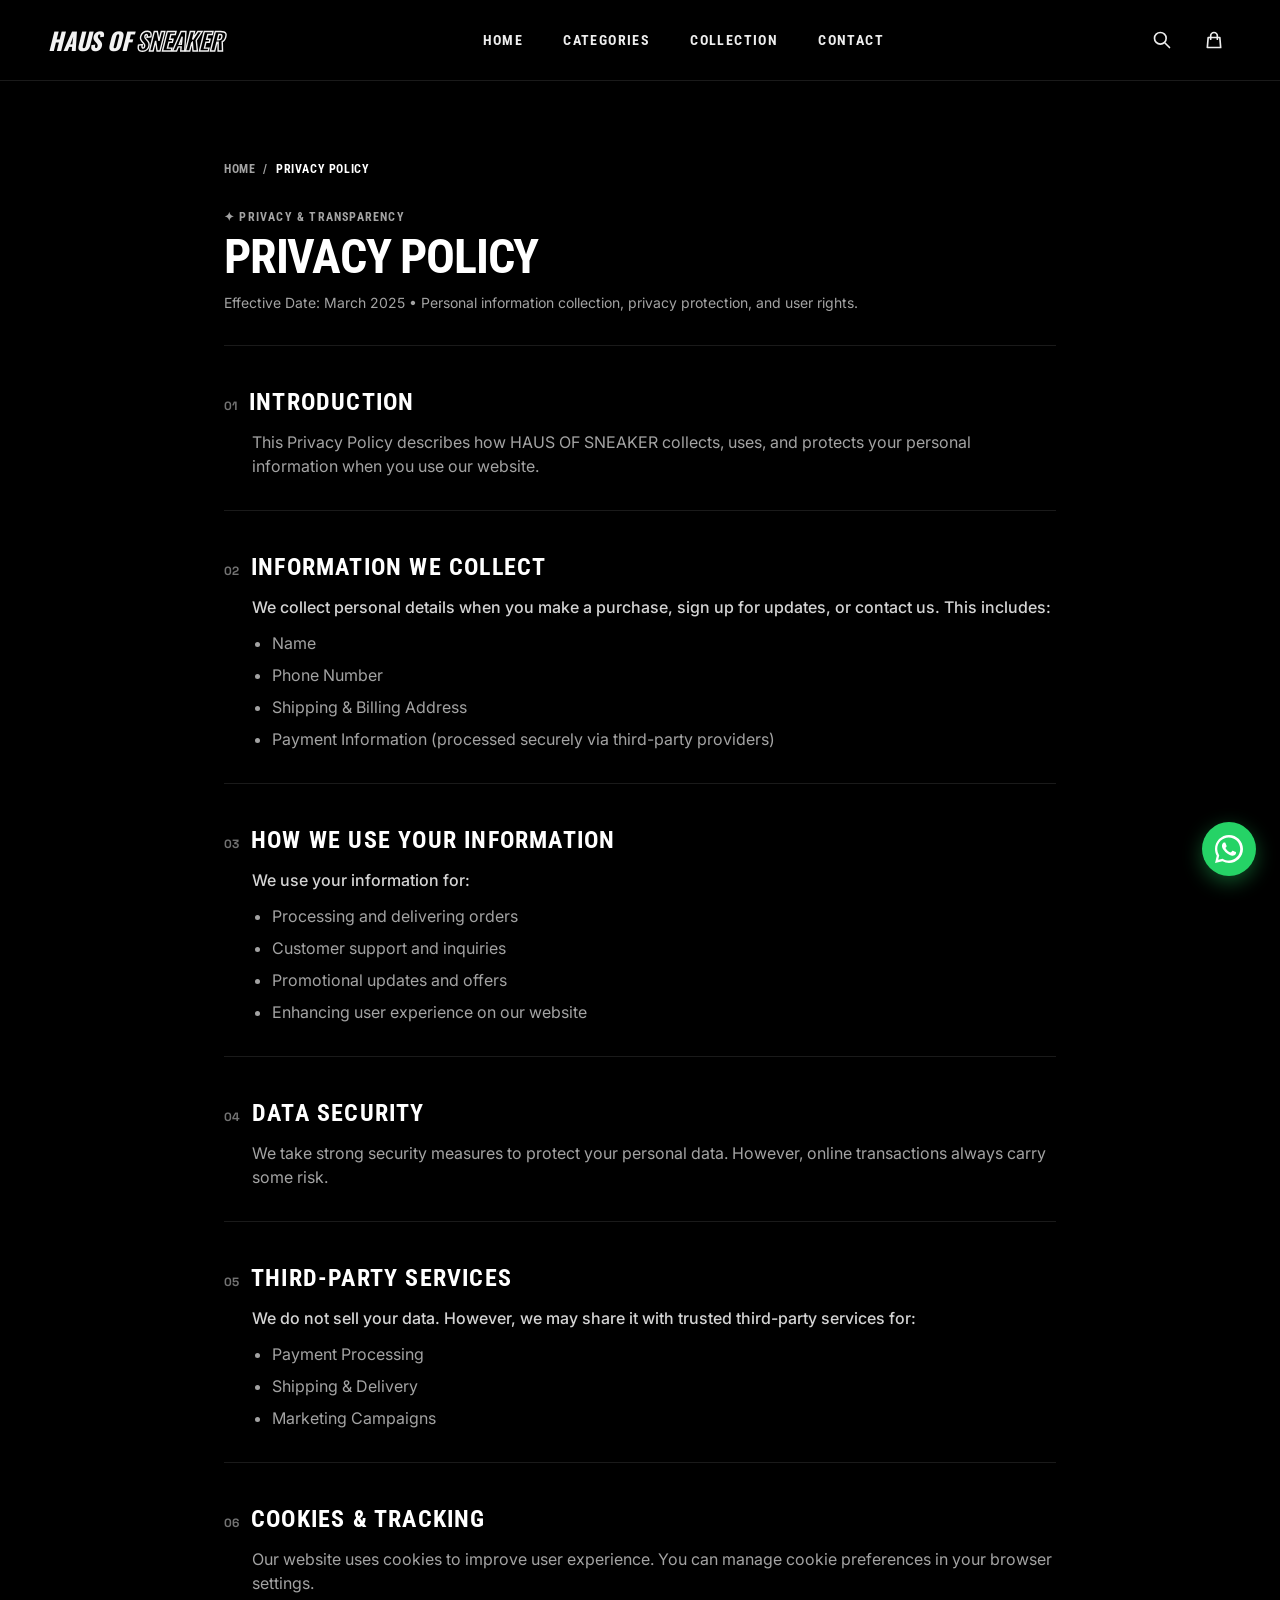
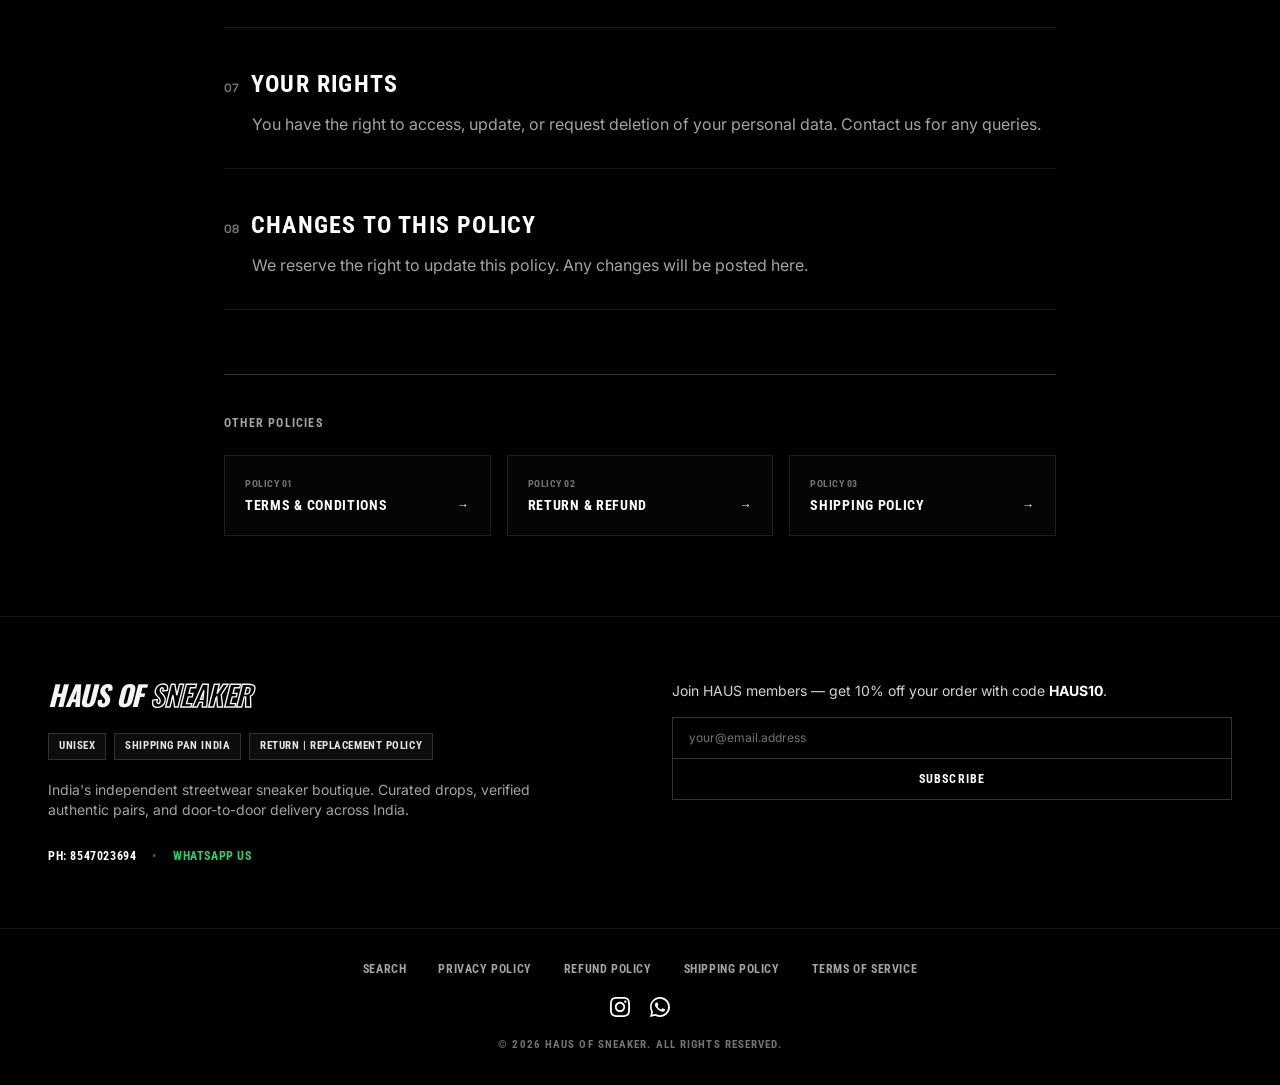
<file: privacy-policy.html>
<!DOCTYPE html>
<html lang="en">
<head>
  <meta charset="UTF-8" />
  <meta name="viewport" content="width=device-width, initial-scale=1.0" />
  <title>Privacy Policy — HAUS OF SNEAKER</title>
  <meta name="description" content="Privacy Policy for HAUS OF SNEAKER. Information collection, data security, customer rights, and cookie management." />
  
  <link rel="icon" type="image/jpeg" href="assets/haus-og-preview.jpg" />

  <!-- Google Fonts: Bebas Neue, Oswald, Roboto Condensed, Syne, Inter -->
  <link rel="preconnect" href="https://fonts.googleapis.com" />
  <link rel="preconnect" href="https://fonts.gstatic.com" crossorigin />
  <link href="https://fonts.googleapis.com/css2?family=Bebas+Neue&family=Inter:wght@300;400;500;600;700;800;900&family=Oswald:ital,wght@0,300..700;1,300..700&family=Roboto+Condensed:ital,wght@0,300..900;1,300..900&family=Space+Grotesk:wght@400;500;600;700&family=Syne:wght@500;600;700;800&display=swap" rel="stylesheet" />

    <!-- Tailwind CSS (Local Offline Support with CDN Fallback) -->
  <script src="js/tailwind.js"></script>
  <script>
    if (typeof tailwind === 'undefined') {
      const cdnScript = document.createElement('script');
      cdnScript.src = 'https://cdn.tailwindcss.com';
      document.head.appendChild(cdnScript);
    }
  </script>
  <script>
    tailwind.config = {
      theme: {
        extend: {
          fontFamily: {
            headline: ['"Bebas Neue"', 'sans-serif'],
            condensed: ['"Roboto Condensed"', 'Oswald', 'sans-serif'],
            oswald: ['"Oswald"', 'sans-serif'],
            display: ['Oswald', 'Syne', 'sans-serif'],
            mono: ['"Space Grotesk"', 'monospace'],
            sans: ['Inter', 'sans-serif']
          },
          colors: {
            karb: {
              main: '#000000',
              sec: '#080808',
              card: '#000000',
              border: 'rgba(255, 255, 255, 0.12)'
            },
            core: {
              blue: '#ffffff',
              hover: '#f5f5f5',
              deep: '#000000',
              light: '#0a0a0a',
              ice: '#111111',
              border: 'rgba(255,255,255,0.12)'
            }
          }
        }
      }
    }
  </script>

  <!-- Custom CSS -->
  <link rel="stylesheet" href="css/style.css?v=1794910245-16" />
</head>
<body class="bg-black text-white selection:bg-white selection:text-black flex flex-col min-h-screen">

  <!-- SITE HEADER / NAVBAR -->
  <header class="site-header bg-black text-white border-b border-white/10 sticky top-0 z-50">
    <div class="w-full px-5 lg:px-12 h-16 sm:h-20 flex items-center justify-between">
      
      <!-- LEFT: HAUS OF SNEAKER BRAND LOGO -->
      <div class="flex items-center">
        <a href="index.html" class="flex items-center group py-2" title="HAUS OF SNEAKER" style="text-decoration:none;">
          <span style="font-family:'Oswald',sans-serif;font-style:italic;font-weight:800;font-size:clamp(17px,2.2vw,24px);letter-spacing:-0.01em;line-height:1;white-space:nowrap;display:flex;align-items:baseline;gap:0.25em;">
            <span style="color:#F2F2F2;">HAUS OF</span>
            <span style="color:transparent;-webkit-text-stroke:1.4px #F2F2F2;">SNEAKER</span>
          </span>
        </a>
      </div>

      <!-- CENTER: DESKTOP NAVIGATION LINKS -->
      <nav class="hidden lg:flex items-center gap-10 text-xs xl:text-sm font-condensed tracking-widest uppercase font-bold text-[#EDEDED]" id="desktop-main-nav">
        <a href="index.html" class="nav-link relative py-2 hover:text-white transition-colors duration-200">
          <span>HOME</span>
        </a>
        <a href="index.html#shop-by-category-section" class="nav-link relative py-2 hover:text-white transition-colors duration-200">
          <span>CATEGORIES</span>
        </a>
        <a href="index.html#gender-filter-section" class="nav-link relative py-2 hover:text-white transition-colors duration-200">
          <span>COLLECTION</span>
        </a>
        <a href="index.html#site-footer" class="nav-link relative py-2 hover:text-white transition-colors duration-200">
          <span>CONTACT</span>
        </a>
      </nav>

      <!-- RIGHT: ACTIONS & MOBILE HAMBURGER -->
      <div class="flex items-center gap-2 sm:gap-4 text-white">
        <button onclick="openSearchDrawer()" class="p-2 text-[#EDEDED] hover:text-white transition-colors" title="Search footwear" aria-label="Search">
          <svg class="w-5 h-5" fill="none" stroke="currentColor" viewBox="0 0 24 24"><path stroke-linecap="round" stroke-linejoin="round" stroke-width="2" d="M21 21l-6-6m2-5a7 7 0 11-14 0 7 7 0 0114 0z"></path></svg>
        </button>

        <button onclick="openCartDrawer()" class="p-2 text-[#EDEDED] hover:text-white relative transition-colors flex items-center" title="Shopping Bag" aria-label="Shopping Bag">
          <svg class="w-5 h-5" fill="none" stroke="currentColor" viewBox="0 0 24 24"><path stroke-linecap="round" stroke-linejoin="round" stroke-width="2" d="M16 11V7a4 4 0 00-8 0v4M5 9h14l1 12H4L5 9z"></path></svg>
          <span class="cart-count-badge font-condensed font-bold text-[10px] sm:text-xs ml-1">0</span>
        </button>

        <button id="mobile-menu-btn" class="lg:hidden p-2 text-white hover:text-neutral-300 focus:outline-none transition-colors" aria-label="Toggle navigation menu" title="Menu">
          <svg id="hamburger-icon" class="w-6 h-6" fill="none" stroke="currentColor" viewBox="0 0 24 24">
            <path stroke-linecap="round" stroke-linejoin="round" stroke-width="2" d="M4 6h16M4 12h16M4 18h16"></path>
          </svg>
          <svg id="close-menu-icon" class="w-6 h-6 hidden" fill="none" stroke="currentColor" viewBox="0 0 24 24">
            <path stroke-linecap="round" stroke-linejoin="round" stroke-width="2" d="M6 18L18 6M6 6l12 12"></path>
          </svg>
        </button>
      </div>

    </div>

    <!-- Mobile Nav Slide Panel -->
    <div id="mobile-nav-panel" class="hidden lg:hidden border-t border-white/10 bg-black/95 backdrop-blur-md px-6 py-6 space-y-2 font-condensed font-bold text-lg uppercase tracking-widest text-[#EDEDED]">
      <a href="index.html" onclick="closeMobileNav()" class="mobile-nav-item flex items-center justify-between py-3 border-b border-white/10 hover:text-white transition-colors">
        <span>HOME</span>
        <svg class="w-4 h-4 text-neutral-500" fill="none" stroke="currentColor" viewBox="0 0 24 24"><path stroke-linecap="round" stroke-linejoin="round" stroke-width="2" d="M9 5l7 7-7 7"/></svg>
      </a>
      <a href="index.html#shop-by-category-section" onclick="closeMobileNav()" class="mobile-nav-item flex items-center justify-between py-3 border-b border-white/10 hover:text-white transition-colors">
        <span>CATEGORIES</span>
        <svg class="w-4 h-4 text-neutral-500" fill="none" stroke="currentColor" viewBox="0 0 24 24"><path stroke-linecap="round" stroke-linejoin="round" stroke-width="2" d="M9 5l7 7-7 7"/></svg>
      </a>
      <a href="index.html#gender-filter-section" onclick="closeMobileNav()" class="mobile-nav-item flex items-center justify-between py-3 border-b border-white/10 hover:text-white transition-colors">
        <span>COLLECTION</span>
        <svg class="w-4 h-4 text-neutral-500" fill="none" stroke="currentColor" viewBox="0 0 24 24"><path stroke-linecap="round" stroke-linejoin="round" stroke-width="2" d="M9 5l7 7-7 7"/></svg>
      </a>
      <a href="index.html#site-footer" onclick="closeMobileNav()" class="mobile-nav-item flex items-center justify-between py-3 hover:text-white transition-colors">
        <span>CONTACT</span>
        <svg class="w-4 h-4 text-neutral-500" fill="none" stroke="currentColor" viewBox="0 0 24 24"><path stroke-linecap="round" stroke-linejoin="round" stroke-width="2" d="M9 5l7 7-7 7"/></svg>
      </a>
    </div>
  </header>

  <!-- MAIN POLICY CONTENT -->
  <main class="flex-grow py-12 md:py-20 bg-black text-white">
    <div class="max-w-4xl mx-auto px-5 sm:px-6 lg:px-8">
      
      <!-- Optional Breadcrumb -->
      <nav class="mb-8 flex items-center gap-2 text-xs font-condensed tracking-wider text-neutral-400 uppercase" aria-label="Breadcrumb">
        <a href="index.html" class="hover:text-white transition-colors">HOME</a>
        <span>/</span>
        <span class="text-white font-bold">PRIVACY POLICY</span>
      </nav>

      <!-- Page Header -->
      <div class="border-b border-white/10 pb-8 mb-10">
        <span class="text-xs font-condensed tracking-widest font-bold uppercase text-neutral-400 block mb-2">✦ PRIVACY & TRANSPARENCY</span>
        <h1 class="font-condensed text-3xl sm:text-5xl font-bold uppercase tracking-tight text-white">
          Privacy Policy
        </h1>
        <p class="mt-3 text-xs sm:text-sm font-sans text-neutral-400">
          Effective Date: March 2025 &bull; Personal information collection, privacy protection, and user rights.
        </p>
      </div>

      <!-- Policy Body Sections -->
      <div class="space-y-10 font-sans text-neutral-300 leading-relaxed">
        
        <!-- Section 1 -->
        <section class="border-b border-white/10 pb-8">
          <div class="flex items-baseline gap-3 mb-3">
            <span class="text-xs font-mono text-neutral-500 font-bold">01</span>
            <h2 class="font-condensed text-xl sm:text-2xl font-bold uppercase tracking-wider text-white">Introduction</h2>
          </div>
          <p class="text-sm sm:text-base text-neutral-400 pl-7">
            This Privacy Policy describes how HAUS OF SNEAKER collects, uses, and protects your personal information when you use our website.
          </p>
        </section>

        <!-- Section 2 -->
        <section class="border-b border-white/10 pb-8">
          <div class="flex items-baseline gap-3 mb-3">
            <span class="text-xs font-mono text-neutral-500 font-bold">02</span>
            <h2 class="font-condensed text-xl sm:text-2xl font-bold uppercase tracking-wider text-white">Information We Collect</h2>
          </div>
          <div class="pl-7 space-y-3">
            <p class="text-sm sm:text-base text-neutral-300 font-medium">
              We collect personal details when you make a purchase, sign up for updates, or contact us. This includes:
            </p>
            <ul class="list-disc pl-5 space-y-2 text-sm sm:text-base text-neutral-400">
              <li>Name</li>
              <li>Phone Number</li>
              <li>Shipping & Billing Address</li>
              <li>Payment Information (processed securely via third-party providers)</li>
            </ul>
          </div>
        </section>

        <!-- Section 3 -->
        <section class="border-b border-white/10 pb-8">
          <div class="flex items-baseline gap-3 mb-3">
            <span class="text-xs font-mono text-neutral-500 font-bold">03</span>
            <h2 class="font-condensed text-xl sm:text-2xl font-bold uppercase tracking-wider text-white">How We Use Your Information</h2>
          </div>
          <div class="pl-7 space-y-3">
            <p class="text-sm sm:text-base text-neutral-300 font-medium">
              We use your information for:
            </p>
            <ul class="list-disc pl-5 space-y-2 text-sm sm:text-base text-neutral-400">
              <li>Processing and delivering orders</li>
              <li>Customer support and inquiries</li>
              <li>Promotional updates and offers</li>
              <li>Enhancing user experience on our website</li>
            </ul>
          </div>
        </section>

        <!-- Section 4 -->
        <section class="border-b border-white/10 pb-8">
          <div class="flex items-baseline gap-3 mb-3">
            <span class="text-xs font-mono text-neutral-500 font-bold">04</span>
            <h2 class="font-condensed text-xl sm:text-2xl font-bold uppercase tracking-wider text-white">Data Security</h2>
          </div>
          <p class="text-sm sm:text-base text-neutral-400 pl-7">
            We take strong security measures to protect your personal data. However, online transactions always carry some risk.
          </p>
        </section>

        <!-- Section 5 -->
        <section class="border-b border-white/10 pb-8">
          <div class="flex items-baseline gap-3 mb-3">
            <span class="text-xs font-mono text-neutral-500 font-bold">05</span>
            <h2 class="font-condensed text-xl sm:text-2xl font-bold uppercase tracking-wider text-white">Third-Party Services</h2>
          </div>
          <div class="pl-7 space-y-3">
            <p class="text-sm sm:text-base text-neutral-300 font-medium">
              We do not sell your data. However, we may share it with trusted third-party services for:
            </p>
            <ul class="list-disc pl-5 space-y-2 text-sm sm:text-base text-neutral-400">
              <li>Payment Processing</li>
              <li>Shipping & Delivery</li>
              <li>Marketing Campaigns</li>
            </ul>
          </div>
        </section>

        <!-- Section 6 -->
        <section class="border-b border-white/10 pb-8">
          <div class="flex items-baseline gap-3 mb-3">
            <span class="text-xs font-mono text-neutral-500 font-bold">06</span>
            <h2 class="font-condensed text-xl sm:text-2xl font-bold uppercase tracking-wider text-white">Cookies & Tracking</h2>
          </div>
          <p class="text-sm sm:text-base text-neutral-400 pl-7">
            Our website uses cookies to improve user experience. You can manage cookie preferences in your browser settings.
          </p>
        </section>

        <!-- Section 7 -->
        <section class="border-b border-white/10 pb-8">
          <div class="flex items-baseline gap-3 mb-3">
            <span class="text-xs font-mono text-neutral-500 font-bold">07</span>
            <h2 class="font-condensed text-xl sm:text-2xl font-bold uppercase tracking-wider text-white">Your Rights</h2>
          </div>
          <p class="text-sm sm:text-base text-neutral-400 pl-7">
            You have the right to access, update, or request deletion of your personal data. Contact us for any queries.
          </p>
        </section>

        <!-- Section 8 -->
        <section class="border-b border-white/10 pb-8">
          <div class="flex items-baseline gap-3 mb-3">
            <span class="text-xs font-mono text-neutral-500 font-bold">08</span>
            <h2 class="font-condensed text-xl sm:text-2xl font-bold uppercase tracking-wider text-white">Changes to This Policy</h2>
          </div>
          <p class="text-sm sm:text-base text-neutral-400 pl-7">
            We reserve the right to update this policy. Any changes will be posted here.
          </p>
        </section>

      </div>

      <!-- RELATED POLICY NAVIGATION -->
      <section class="mt-16 pt-10 border-t border-white/20">
        <h3 class="font-condensed text-xs font-bold uppercase tracking-widest text-neutral-400 mb-6">OTHER POLICIES</h3>
        <div class="grid grid-cols-1 sm:grid-cols-3 gap-4">
          <a href="terms-and-conditions.html" class="p-5 border border-white/10 bg-white/[0.02] rounded-none hover:border-white hover:bg-white/[0.06] transition-all group">
            <span class="text-[10px] font-condensed tracking-wider text-neutral-500 uppercase block mb-1 font-bold">POLICY 01</span>
            <span class="font-condensed text-sm font-bold uppercase text-white flex items-center justify-between">
              Terms & Conditions
              <span class="text-xs">→</span>
            </span>
          </a>
          <a href="return-and-refund.html" class="p-5 border border-white/10 bg-white/[0.02] rounded-none hover:border-white hover:bg-white/[0.06] transition-all group">
            <span class="text-[10px] font-condensed tracking-wider text-neutral-500 uppercase block mb-1 font-bold">POLICY 02</span>
            <span class="font-condensed text-sm font-bold uppercase text-white flex items-center justify-between">
              Return & Refund
              <span class="text-xs">→</span>
            </span>
          </a>
          <a href="shipping-policy.html" class="p-5 border border-white/10 bg-white/[0.02] rounded-none hover:border-white hover:bg-white/[0.06] transition-all group">
            <span class="text-[10px] font-condensed tracking-wider text-neutral-500 uppercase block mb-1 font-bold">POLICY 03</span>
            <span class="font-condensed text-sm font-bold uppercase text-white flex items-center justify-between">
              Shipping Policy
              <span class="text-xs">→</span>
            </span>
          </a>
        </div>
      </section>

    </div>
  </main>

  <!-- SITE FOOTER -->
  <footer id="site-footer" class="bg-black text-white border-t border-white/10 mt-auto">
    <div class="max-w-7xl mx-auto px-5 sm:px-6 lg:px-12 py-10 sm:py-16 grid grid-cols-1 lg:grid-cols-2 gap-8 lg:gap-16 border-b border-white/10">
      
      <!-- LEFT COLUMN -->
      <div class="space-y-4 sm:space-y-5">
        <a href="index.html" class="inline-block" title="HAUS OF SNEAKER" style="text-decoration:none;">
          <span style="font-family:'Oswald',sans-serif;font-style:italic;font-weight:800;font-size:clamp(20px,2.5vw,28px);letter-spacing:-0.01em;line-height:1;white-space:nowrap;display:flex;align-items:baseline;gap:0.25em;">
            <span style="color:#F5F5F5;">HAUS OF</span>
            <span style="color:transparent;-webkit-text-stroke:1.4px #F5F5F5;">SNEAKER</span>
          </span>
        </a>

        <div class="flex flex-wrap gap-1.5 sm:gap-2 text-[10px] sm:text-[11px] font-condensed uppercase tracking-wider font-bold">
          <span class="px-2.5 py-1 bg-white/5 border border-white/15 text-neutral-200">UNISEX</span>
          <span class="px-2.5 py-1 bg-white/5 border border-white/15 text-neutral-200">SHIPPING PAN INDIA</span>
          <span class="px-2.5 py-1 bg-white/5 border border-white/15 text-neutral-200">RETURN | REPLACEMENT POLICY</span>
        </div>

        <p class="text-xs sm:text-sm text-neutral-400 leading-relaxed font-sans max-w-lg">
          India's independent streetwear sneaker boutique. Curated drops, verified authentic pairs, and door-to-door delivery across India.
        </p>

        <div class="pt-2 flex flex-wrap items-center gap-x-4 gap-y-2 text-xs font-condensed tracking-wider">
          <a href="tel:8547023694" class="text-white hover:text-neutral-300 font-bold transition-colors">
            PH: 8547023694
          </a>
          <span class="text-neutral-600">•</span>
          <a href="https://wa.me/918547023694?text=Hello%20HAUS%20OF%20SNEAKER%20team%2C%20I%20have%20an%20order%20inquiry." target="_blank" class="text-[#25D366] hover:underline font-bold">
            WHATSAPP US
          </a>
        </div>
      </div>

      <!-- RIGHT COLUMN: NEWSLETTER -->
      <div class="space-y-3 sm:space-y-4">
        <p class="text-xs sm:text-sm font-sans text-neutral-300">
          Join HAUS members — get 10% off your order with code <strong class="text-white">HAUS10</strong>.
        </p>
        <form onsubmit="event.preventDefault(); showToast('Subscribed to HAUS archive! Code HAUS10 applied.'); this.reset();" class="border border-white/20">
          <input 
            type="email" 
            placeholder="your@email.address" 
            required 
            class="w-full bg-black text-white px-4 py-3 text-xs font-sans placeholder-neutral-500 focus:outline-none border-b border-white/20"
          />
          <button 
            type="submit" 
            class="w-full py-3 bg-black hover:bg-white hover:text-black text-white text-xs font-condensed tracking-widest uppercase font-bold transition-colors text-center"
          >
            SUBSCRIBE
          </button>
        </form>
      </div>

    </div>

    <!-- BOTTOM LINKS -->
    <div class="max-w-7xl mx-auto px-5 sm:px-6 lg:px-12 py-6 sm:py-8 flex flex-col items-center gap-5">
      <div class="flex flex-wrap items-center justify-center gap-4 sm:gap-8 text-[11px] sm:text-xs font-condensed uppercase tracking-wider text-neutral-400 font-bold">
        <button onclick="openSearchDrawer()" class="hover:text-white transition-colors">SEARCH</button>
        <a href="privacy-policy.html" class="hover:text-white transition-colors">PRIVACY POLICY</a>
        <a href="return-and-refund.html" class="hover:text-white transition-colors">REFUND POLICY</a>
        <a href="shipping-policy.html" class="hover:text-white transition-colors">SHIPPING POLICY</a>
        <a href="terms-and-conditions.html" class="hover:text-white transition-colors">TERMS OF SERVICE</a>
      </div>

      <div class="flex items-center gap-5 text-white text-sm">
        <a href="https://www.instagram.com/hausofsneakers.co/" target="_blank" rel="noopener noreferrer" class="hover:text-neutral-400 transition-colors" title="Instagram @hausofsneakers.co">
          <svg class="w-5 h-5 fill-current" viewBox="0 0 24 24"><path d="M12 2.163c3.204 0 3.584.012 4.85.07 3.252.148 4.771 1.691 4.919 4.919.058 1.265.069 1.645.069 4.849 0 3.205-.012 3.584-.069 4.849-.149 3.225-1.664 4.771-4.919 4.919-1.266.058-1.644.07-4.85.07-3.204 0-3.584-.012-4.849-.07-3.26-.149-4.771-1.699-4.919-4.92-.058-1.265-.07-1.644-.07-4.849 0-3.204.013-3.583.07-4.849.149-3.227 1.664-4.771 4.919-4.919 1.266-.057 1.645-.069 4.849-.069zm0-2.163c-3.259 0-3.667.014-4.947.072-4.358.2-6.78 2.618-6.98 6.98-.059 1.281-.073 1.689-.073 4.948 0 3.259.014 3.668.072 4.948.2 4.358 2.618 6.78 6.98 6.98 1.281.058 1.689.072 4.948.072 3.259 0 3.668-.014 4.948-.072 4.354-.2 6.782-2.618 6.979-6.98.059-1.28.073-1.689.073-4.948 0-3.259-.014-3.667-.072-4.947-.196-4.354-2.617-6.78-6.979-6.98-1.281-.059-1.69-.073-4.949-.073zm0 5.838c-3.403 0-6.162 2.759-6.162 6.162s2.759 6.163 6.162 6.163 6.162-2.759 6.162-6.163c0-3.403-2.759-6.162-6.162-6.162zm0 10.162c-2.209 0-4-1.79-4-4 0-2.209 1.791-4 4-4s4 1.791 4 4c0 2.21-1.791 4-4 4zm6.406-11.845c-.796 0-1.441.645-1.441 1.44s.645 1.44 1.441 1.44c.795 0 1.439-.645 1.439-1.44s-.644-1.44-1.439-1.44z"/></svg>
        </a>
        <a href="https://wa.me/918547023694" target="_blank" rel="noopener noreferrer" class="hover:text-neutral-400 transition-colors" title="WhatsApp Chat">
          <svg class="w-5 h-5 fill-current" viewBox="0 0 24 24"><path d="M12.004 0C5.372 0 0 5.373 0 12c0 2.115.548 4.103 1.512 5.836L.055 24l6.334-1.45A11.936 11.936 0 0012.004 24C18.628 24 24 18.627 24 12 24 5.373 18.628 0 12.004 0zm.015 21.84c-1.85 0-3.6-.502-5.12-1.373l-.367-.21-3.765.862.879-3.668-.23-.377a9.835 9.835 0 01-1.503-5.074c0-5.43 4.417-9.847 9.856-9.847 5.438 0 9.855 4.417 9.855 9.847 0 5.43-4.417 9.84-9.855 9.84zm5.405-7.378c-.296-.149-1.754-.866-2.026-.965-.272-.099-.47-.148-.668.149-.197.297-.767.965-.94 1.163-.173.198-.346.223-.643.074-.297-.149-1.255-.462-2.39-1.475-.883-.788-1.48-1.761-1.653-2.059-.173-.297-.018-.458.13-.606.134-.133.297-.347.446-.521.151-.172.2-.296.297-.495.099-.198.05-.372-.025-.521-.075-.148-.669-1.611-.916-2.206-.242-.579-.487-.501-.669-.51l-.57-.01c-.198 0-.52.074-.792.372s-1.04 1.016-1.04 2.479 1.065 2.876 1.213 3.074c.149.198 2.095 3.2 5.076 4.487.709.306 1.263.489 1.694.626.712.226 1.36.194 1.872.118.571-.085 1.758-.719 2.006-1.413.248-.695.248-1.29.173-1.414-.074-.124-.272-.198-.57-.347z"/></svg>
        </a>
      </div>

      <div class="text-[10px] sm:text-[11px] font-condensed tracking-widest text-neutral-500 uppercase text-center">
        &copy; 2026 HAUS OF SNEAKER. ALL RIGHTS RESERVED.
      </div>
    </div>
  </footer>

  <!-- OFFICIAL WHATSAPP WIDGET -->
  <div class="whatsapp-widget-container">
    <div class="whatsapp-tooltip">
      <span class="w-2 h-2 rounded-full bg-[#25D366] animate-pulse"></span>
      Need Sizing Help? Chat with HAUS OF SNEAKER
    </div>
    <a 
      href="https://wa.me/918547023694?text=Hello%20HAUS%20OF%20SNEAKER%20Team%2C%20I%27d%20like%20to%20know%20more%20about%20shoe%20sizing%20and%20availability%21" 
      target="_blank" 
      rel="noopener noreferrer" 
      class="whatsapp-float-btn" 
      title="Chat with HAUS OF SNEAKER on WhatsApp"
      aria-label="Chat with HAUS OF SNEAKER on WhatsApp"
    >
      <div class="whatsapp-pulse"></div>
      <svg class="w-7 h-7 fill-white" viewBox="0 0 24 24">
        <path d="M12.004 0C5.372 0 0 5.373 0 12c0 2.115.548 4.103 1.512 5.836L.055 24l6.334-1.45A11.936 11.936 0 0012.004 24C18.628 24 24 18.627 24 12 24 5.373 18.628 0 12.004 0zm.015 21.84c-1.85 0-3.6-.502-5.12-1.373l-.367-.21-3.765.862.879-3.668-.23-.377a9.835 9.835 0 01-1.503-5.074c0-5.43 4.417-9.847 9.856-9.847 5.438 0 9.855 4.417 9.855 9.847 0 5.43-4.417 9.84-9.855 9.84zm5.405-7.378c-.296-.149-1.754-.866-2.026-.965-.272-.099-.47-.148-.668.149-.197.297-.767.965-.94 1.163-.173.198-.346.223-.643.074-.297-.149-1.255-.462-2.39-1.475-.883-.788-1.48-1.761-1.653-2.059-.173-.297-.018-.458.13-.606.134-.133.297-.347.446-.521.151-.172.2-.296.297-.495.099-.198.05-.372-.025-.521-.075-.148-.669-1.611-.916-2.206-.242-.579-.487-.501-.669-.51l-.57-.01c-.198 0-.52.074-.792.372s-1.04 1.016-1.04 2.479 1.065 2.876 1.213 3.074c.149.198 2.095 3.2 5.076 4.487.709.306 1.263.489 1.694.626.712.226 1.36.194 1.872.118.571-.085 1.758-.719 2.006-1.413.248-.695.248-1.29.173-1.414-.074-.124-.272-.198-.57-.347z"/>
      </svg>
    </a>
  </div>

  <!-- SLIDE-OUT CART DRAWER -->
  <div id="cart-drawer-backdrop" class="drawer-backdrop" onclick="closeCartDrawer()"></div>
  <aside id="cart-drawer" class="drawer-panel" aria-label="Shopping Cart">
    <div class="h-full flex flex-col justify-between">
      <div class="p-6 border-b border-white/10 flex items-center justify-between">
        <div class="flex items-center gap-2">
          <h3 class="font-condensed text-lg font-bold uppercase tracking-wider text-white">Shopping Bag</h3>
          <span class="cart-count-badge text-xs font-condensed font-bold bg-white text-black px-2 py-0.5">0</span>
        </div>
        <button onclick="closeCartDrawer()" class="p-2 text-neutral-400 hover:text-white">✕</button>
      </div>
      <div id="cart-items-container" class="flex-1 overflow-y-auto p-6 space-y-4"></div>
      <div class="p-6 border-t border-white/10 bg-neutral-900/50">
        <div class="flex justify-between items-center mb-4">
          <span class="text-xs font-condensed text-neutral-400 uppercase font-bold">Subtotal:</span>
          <span id="cart-subtotal" class="font-condensed text-lg font-bold text-white">₹0</span>
        </div>
        <button onclick="checkoutViaWhatsApp()" class="w-full py-4 bg-[#25D366] hover:bg-[#20ba59] text-white font-condensed text-sm font-bold uppercase tracking-wider transition-all flex items-center justify-center gap-2">
          <span>Checkout via WhatsApp</span>
        </button>
      </div>
    </div>
  </aside>

  <!-- SEARCH DRAWER / MODAL -->
  <div id="search-drawer" class="hidden fixed inset-0 z-50 bg-black/80 backdrop-blur-md flex items-start justify-center pt-20 px-4" onclick="closeSearchDrawer()">
    <div class="relative w-full max-w-2xl bg-neutral-900 rounded-2xl overflow-hidden shadow-2xl p-6 border border-white/20" onclick="event.stopPropagation()">
      <div class="flex items-center justify-between border-b border-white/10 pb-4 mb-4">
        <div class="flex items-center gap-3">
          <svg class="w-5 h-5 text-white" fill="none" stroke="currentColor" viewBox="0 0 24 24"><path stroke-linecap="round" stroke-linejoin="round" stroke-width="2" d="M21 21l-6-6m2-5a7 7 0 11-14 0 7 7 0 0114 0z"></path></svg>
          <h3 class="font-condensed text-base font-bold uppercase text-white tracking-wider">Search Footwear</h3>
        </div>
        <button onclick="closeSearchDrawer()" class="text-neutral-400 hover:text-white text-lg font-bold p-1">✕</button>
      </div>
      <input 
        id="search-input" 
        type="text" 
        placeholder="Search by name, silhouette, brand (e.g. Phantom, Platform)..." 
        class="w-full p-4 border border-white/20 bg-black text-white font-sans text-sm rounded-xl focus:outline-none focus:border-white"
        oninput="handleSearch(this.value)"
      />
      <div id="search-results" class="mt-4 max-h-80 overflow-y-auto space-y-2"></div>
    </div>
  </div>

  <div id="toast-container" class="fixed bottom-6 left-6 z-50 flex flex-col gap-2"></div>

  <!-- Scripts -->
  <script src="js/products.js"></script>
  <script src="js/app.js"></script>
</body>
</html>
</file>
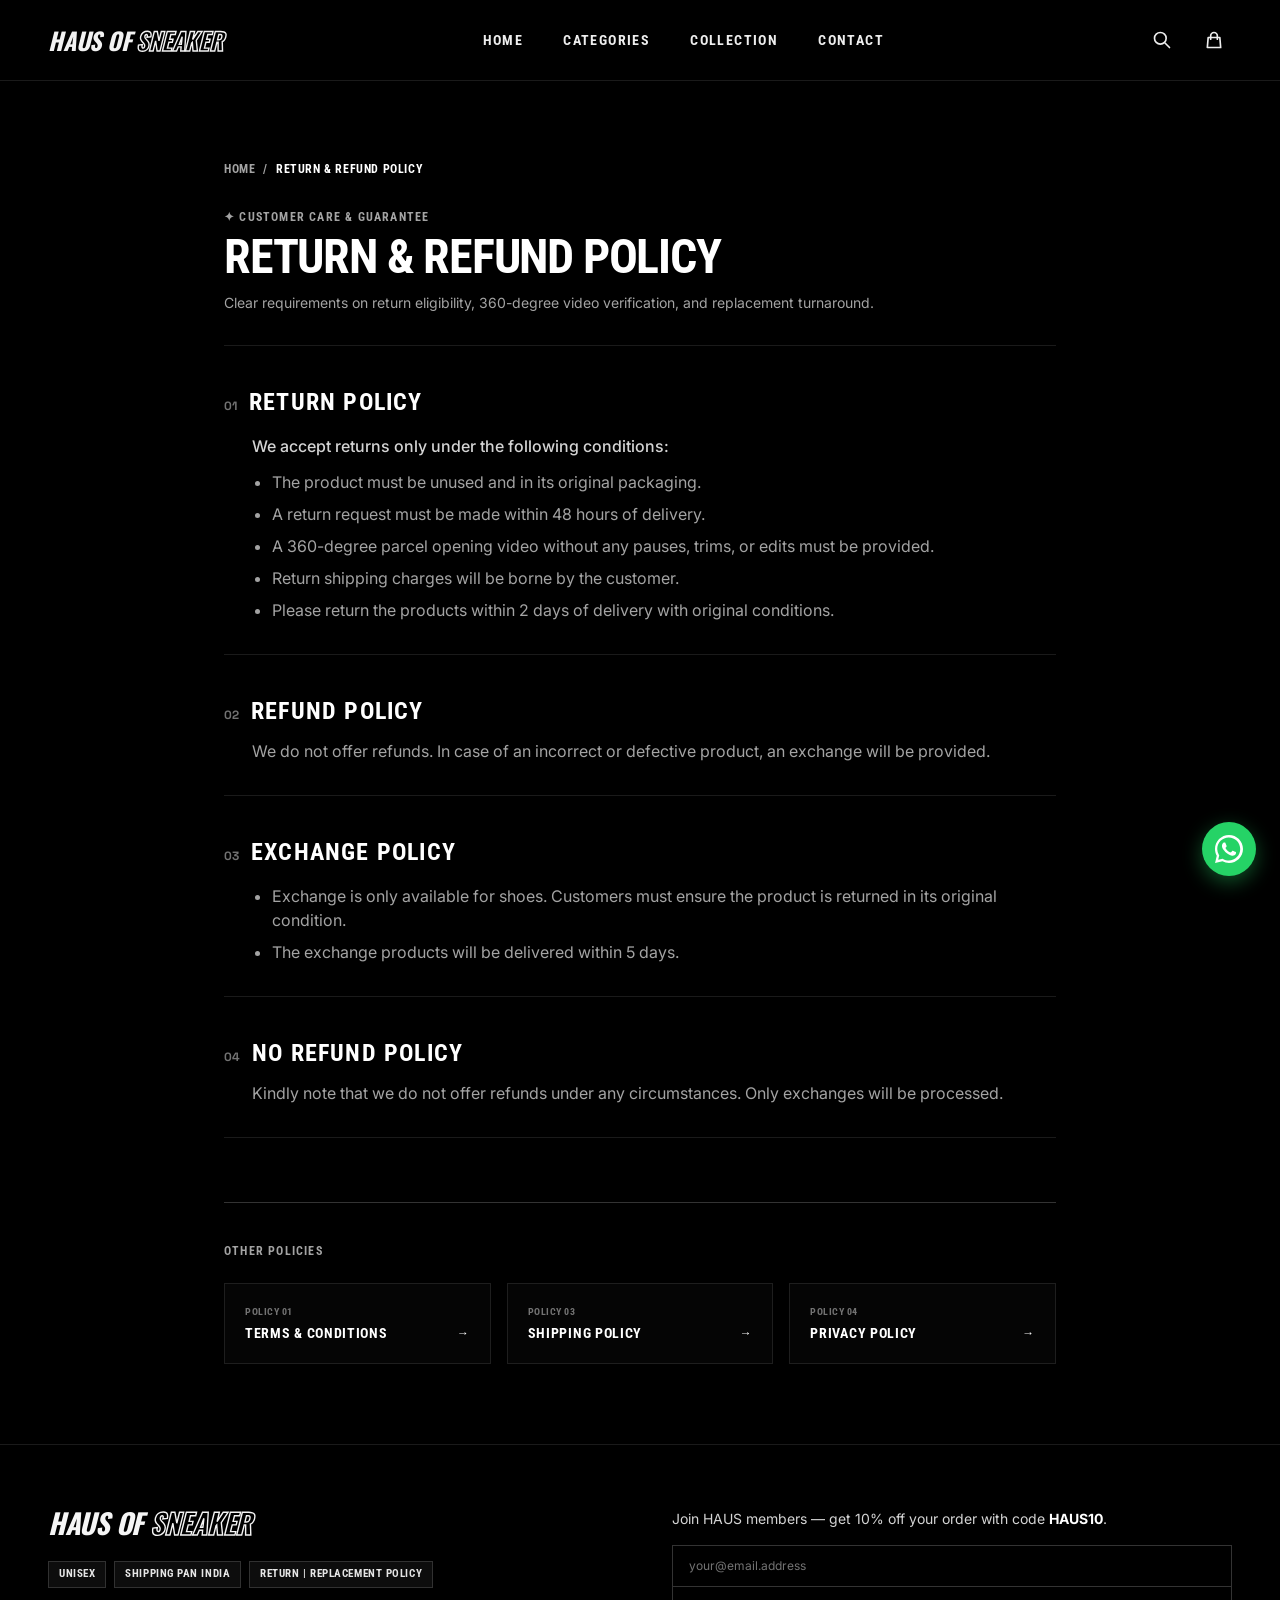
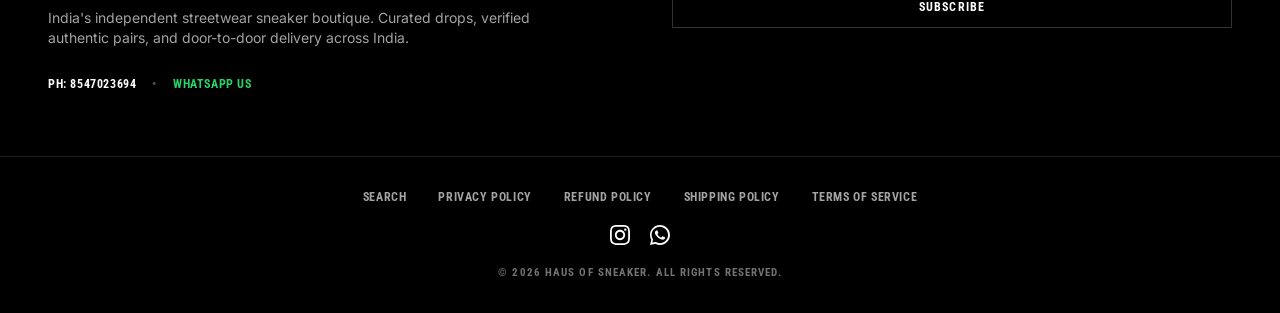
<file: return-and-refund.html>
<!DOCTYPE html>
<html lang="en">
<head>
  <meta charset="UTF-8" />
  <meta name="viewport" content="width=device-width, initial-scale=1.0" />
  <title>Return & Refund Policy — HAUS OF SNEAKER</title>
  <meta name="description" content="Return & Refund Policy for HAUS OF SNEAKER. Eligibility, 360-degree unboxing video verification, and exchange procedures." />
  
  <link rel="icon" type="image/jpeg" href="assets/haus-og-preview.jpg" />

  <!-- Google Fonts: Bebas Neue, Oswald, Roboto Condensed, Syne, Inter -->
  <link rel="preconnect" href="https://fonts.googleapis.com" />
  <link rel="preconnect" href="https://fonts.gstatic.com" crossorigin />
  <link href="https://fonts.googleapis.com/css2?family=Bebas+Neue&family=Inter:wght@300;400;500;600;700;800;900&family=Oswald:ital,wght@0,300..700;1,300..700&family=Roboto+Condensed:ital,wght@0,300..900;1,300..900&family=Space+Grotesk:wght@400;500;600;700&family=Syne:wght@500;600;700;800&display=swap" rel="stylesheet" />

    <!-- Tailwind CSS (Local Offline Support with CDN Fallback) -->
  <script src="js/tailwind.js"></script>
  <script>
    if (typeof tailwind === 'undefined') {
      const cdnScript = document.createElement('script');
      cdnScript.src = 'https://cdn.tailwindcss.com';
      document.head.appendChild(cdnScript);
    }
  </script>
  <script>
    tailwind.config = {
      theme: {
        extend: {
          fontFamily: {
            headline: ['"Bebas Neue"', 'sans-serif'],
            condensed: ['"Roboto Condensed"', 'Oswald', 'sans-serif'],
            oswald: ['"Oswald"', 'sans-serif'],
            display: ['Oswald', 'Syne', 'sans-serif'],
            mono: ['"Space Grotesk"', 'monospace'],
            sans: ['Inter', 'sans-serif']
          },
          colors: {
            karb: {
              main: '#000000',
              sec: '#080808',
              card: '#000000',
              border: 'rgba(255, 255, 255, 0.12)'
            },
            core: {
              blue: '#ffffff',
              hover: '#f5f5f5',
              deep: '#000000',
              light: '#0a0a0a',
              ice: '#111111',
              border: 'rgba(255,255,255,0.12)'
            }
          }
        }
      }
    }
  </script>

  <!-- Custom CSS -->
  <link rel="stylesheet" href="css/style.css?v=1794910245-16" />
</head>
<body class="bg-black text-white selection:bg-white selection:text-black flex flex-col min-h-screen">

  <!-- SITE HEADER / NAVBAR -->
  <header class="site-header bg-black text-white border-b border-white/10 sticky top-0 z-50">
    <div class="w-full px-5 lg:px-12 h-16 sm:h-20 flex items-center justify-between">
      
      <!-- LEFT: HAUS OF SNEAKER BRAND LOGO -->
      <div class="flex items-center">
        <a href="index.html" class="flex items-center group py-2" title="HAUS OF SNEAKER" style="text-decoration:none;">
          <span style="font-family:'Oswald',sans-serif;font-style:italic;font-weight:800;font-size:clamp(17px,2.2vw,24px);letter-spacing:-0.01em;line-height:1;white-space:nowrap;display:flex;align-items:baseline;gap:0.25em;">
            <span style="color:#F2F2F2;">HAUS OF</span>
            <span style="color:transparent;-webkit-text-stroke:1.4px #F2F2F2;">SNEAKER</span>
          </span>
        </a>
      </div>

      <!-- CENTER: DESKTOP NAVIGATION LINKS -->
      <nav class="hidden lg:flex items-center gap-10 text-xs xl:text-sm font-condensed tracking-widest uppercase font-bold text-[#EDEDED]" id="desktop-main-nav">
        <a href="index.html" class="nav-link relative py-2 hover:text-white transition-colors duration-200">
          <span>HOME</span>
        </a>
        <a href="index.html#shop-by-category-section" class="nav-link relative py-2 hover:text-white transition-colors duration-200">
          <span>CATEGORIES</span>
        </a>
        <a href="index.html#gender-filter-section" class="nav-link relative py-2 hover:text-white transition-colors duration-200">
          <span>COLLECTION</span>
        </a>
        <a href="index.html#site-footer" class="nav-link relative py-2 hover:text-white transition-colors duration-200">
          <span>CONTACT</span>
        </a>
      </nav>

      <!-- RIGHT: ACTIONS & MOBILE HAMBURGER -->
      <div class="flex items-center gap-2 sm:gap-4 text-white">
        <button onclick="openSearchDrawer()" class="p-2 text-[#EDEDED] hover:text-white transition-colors" title="Search footwear" aria-label="Search">
          <svg class="w-5 h-5" fill="none" stroke="currentColor" viewBox="0 0 24 24"><path stroke-linecap="round" stroke-linejoin="round" stroke-width="2" d="M21 21l-6-6m2-5a7 7 0 11-14 0 7 7 0 0114 0z"></path></svg>
        </button>

        <button onclick="openCartDrawer()" class="p-2 text-[#EDEDED] hover:text-white relative transition-colors flex items-center" title="Shopping Bag" aria-label="Shopping Bag">
          <svg class="w-5 h-5" fill="none" stroke="currentColor" viewBox="0 0 24 24"><path stroke-linecap="round" stroke-linejoin="round" stroke-width="2" d="M16 11V7a4 4 0 00-8 0v4M5 9h14l1 12H4L5 9z"></path></svg>
          <span class="cart-count-badge font-condensed font-bold text-[10px] sm:text-xs ml-1">0</span>
        </button>

        <button id="mobile-menu-btn" class="lg:hidden p-2 text-white hover:text-neutral-300 focus:outline-none transition-colors" aria-label="Toggle navigation menu" title="Menu">
          <svg id="hamburger-icon" class="w-6 h-6" fill="none" stroke="currentColor" viewBox="0 0 24 24">
            <path stroke-linecap="round" stroke-linejoin="round" stroke-width="2" d="M4 6h16M4 12h16M4 18h16"></path>
          </svg>
          <svg id="close-menu-icon" class="w-6 h-6 hidden" fill="none" stroke="currentColor" viewBox="0 0 24 24">
            <path stroke-linecap="round" stroke-linejoin="round" stroke-width="2" d="M6 18L18 6M6 6l12 12"></path>
          </svg>
        </button>
      </div>

    </div>

    <!-- Mobile Nav Slide Panel -->
    <div id="mobile-nav-panel" class="hidden lg:hidden border-t border-white/10 bg-black/95 backdrop-blur-md px-6 py-6 space-y-2 font-condensed font-bold text-lg uppercase tracking-widest text-[#EDEDED]">
      <a href="index.html" onclick="closeMobileNav()" class="mobile-nav-item flex items-center justify-between py-3 border-b border-white/10 hover:text-white transition-colors">
        <span>HOME</span>
        <svg class="w-4 h-4 text-neutral-500" fill="none" stroke="currentColor" viewBox="0 0 24 24"><path stroke-linecap="round" stroke-linejoin="round" stroke-width="2" d="M9 5l7 7-7 7"/></svg>
      </a>
      <a href="index.html#shop-by-category-section" onclick="closeMobileNav()" class="mobile-nav-item flex items-center justify-between py-3 border-b border-white/10 hover:text-white transition-colors">
        <span>CATEGORIES</span>
        <svg class="w-4 h-4 text-neutral-500" fill="none" stroke="currentColor" viewBox="0 0 24 24"><path stroke-linecap="round" stroke-linejoin="round" stroke-width="2" d="M9 5l7 7-7 7"/></svg>
      </a>
      <a href="index.html#gender-filter-section" onclick="closeMobileNav()" class="mobile-nav-item flex items-center justify-between py-3 border-b border-white/10 hover:text-white transition-colors">
        <span>COLLECTION</span>
        <svg class="w-4 h-4 text-neutral-500" fill="none" stroke="currentColor" viewBox="0 0 24 24"><path stroke-linecap="round" stroke-linejoin="round" stroke-width="2" d="M9 5l7 7-7 7"/></svg>
      </a>
      <a href="index.html#site-footer" onclick="closeMobileNav()" class="mobile-nav-item flex items-center justify-between py-3 hover:text-white transition-colors">
        <span>CONTACT</span>
        <svg class="w-4 h-4 text-neutral-500" fill="none" stroke="currentColor" viewBox="0 0 24 24"><path stroke-linecap="round" stroke-linejoin="round" stroke-width="2" d="M9 5l7 7-7 7"/></svg>
      </a>
    </div>
  </header>

  <!-- MAIN POLICY CONTENT -->
  <main class="flex-grow py-12 md:py-20 bg-black text-white">
    <div class="max-w-4xl mx-auto px-5 sm:px-6 lg:px-8">
      
      <!-- Optional Breadcrumb -->
      <nav class="mb-8 flex items-center gap-2 text-xs font-condensed tracking-wider text-neutral-400 uppercase" aria-label="Breadcrumb">
        <a href="index.html" class="hover:text-white transition-colors">HOME</a>
        <span>/</span>
        <span class="text-white font-bold">RETURN & REFUND POLICY</span>
      </nav>

      <!-- Page Header -->
      <div class="border-b border-white/10 pb-8 mb-10">
        <span class="text-xs font-condensed tracking-widest font-bold uppercase text-neutral-400 block mb-2">✦ CUSTOMER CARE & GUARANTEE</span>
        <h1 class="font-condensed text-3xl sm:text-5xl font-bold uppercase tracking-tight text-white">
          Return & Refund Policy
        </h1>
        <p class="mt-3 text-xs sm:text-sm font-sans text-neutral-400">
          Clear requirements on return eligibility, 360-degree video verification, and replacement turnaround.
        </p>
      </div>

      <!-- Policy Body Sections -->
      <div class="space-y-10 font-sans text-neutral-300 leading-relaxed">
        
        <!-- Section 1 -->
        <section class="border-b border-white/10 pb-8">
          <div class="flex items-baseline gap-3 mb-4">
            <span class="text-xs font-mono text-neutral-500 font-bold">01</span>
            <h2 class="font-condensed text-xl sm:text-2xl font-bold uppercase tracking-wider text-white">Return Policy</h2>
          </div>
          <div class="pl-7 space-y-3">
            <p class="text-sm sm:text-base text-neutral-300 font-medium">
              We accept returns only under the following conditions:
            </p>
            <ul class="list-disc pl-5 space-y-2 text-sm sm:text-base text-neutral-400">
              <li>The product must be unused and in its original packaging.</li>
              <li>A return request must be made within 48 hours of delivery.</li>
              <li>A 360-degree parcel opening video without any pauses, trims, or edits must be provided.</li>
              <li>Return shipping charges will be borne by the customer.</li>
              <li>Please return the products within 2 days of delivery with original conditions.</li>
            </ul>
          </div>
        </section>

        <!-- Section 2 -->
        <section class="border-b border-white/10 pb-8">
          <div class="flex items-baseline gap-3 mb-3">
            <span class="text-xs font-mono text-neutral-500 font-bold">02</span>
            <h2 class="font-condensed text-xl sm:text-2xl font-bold uppercase tracking-wider text-white">Refund Policy</h2>
          </div>
          <p class="text-sm sm:text-base text-neutral-400 pl-7">
            We do not offer refunds. In case of an incorrect or defective product, an exchange will be provided.
          </p>
        </section>

        <!-- Section 3 -->
        <section class="border-b border-white/10 pb-8">
          <div class="flex items-baseline gap-3 mb-4">
            <span class="text-xs font-mono text-neutral-500 font-bold">03</span>
            <h2 class="font-condensed text-xl sm:text-2xl font-bold uppercase tracking-wider text-white">Exchange Policy</h2>
          </div>
          <ul class="list-disc pl-12 space-y-2 text-sm sm:text-base text-neutral-400">
            <li>Exchange is only available for shoes. Customers must ensure the product is returned in its original condition.</li>
            <li>The exchange products will be delivered within 5 days.</li>
          </ul>
        </section>

        <!-- Section 4 -->
        <section class="border-b border-white/10 pb-8">
          <div class="flex items-baseline gap-3 mb-3">
            <span class="text-xs font-mono text-neutral-500 font-bold">04</span>
            <h2 class="font-condensed text-xl sm:text-2xl font-bold uppercase tracking-wider text-white">No Refund Policy</h2>
          </div>
          <p class="text-sm sm:text-base text-neutral-400 pl-7">
            Kindly note that we do not offer refunds under any circumstances. Only exchanges will be processed.
          </p>
        </section>

      </div>

      <!-- RELATED POLICY NAVIGATION -->
      <section class="mt-16 pt-10 border-t border-white/20">
        <h3 class="font-condensed text-xs font-bold uppercase tracking-widest text-neutral-400 mb-6">OTHER POLICIES</h3>
        <div class="grid grid-cols-1 sm:grid-cols-3 gap-4">
          <a href="terms-and-conditions.html" class="p-5 border border-white/10 bg-white/[0.02] rounded-none hover:border-white hover:bg-white/[0.06] transition-all group">
            <span class="text-[10px] font-condensed tracking-wider text-neutral-500 uppercase block mb-1 font-bold">POLICY 01</span>
            <span class="font-condensed text-sm font-bold uppercase text-white flex items-center justify-between">
              Terms & Conditions
              <span class="text-xs">→</span>
            </span>
          </a>
          <a href="shipping-policy.html" class="p-5 border border-white/10 bg-white/[0.02] rounded-none hover:border-white hover:bg-white/[0.06] transition-all group">
            <span class="text-[10px] font-condensed tracking-wider text-neutral-500 uppercase block mb-1 font-bold">POLICY 03</span>
            <span class="font-condensed text-sm font-bold uppercase text-white flex items-center justify-between">
              Shipping Policy
              <span class="text-xs">→</span>
            </span>
          </a>
          <a href="privacy-policy.html" class="p-5 border border-white/10 bg-white/[0.02] rounded-none hover:border-white hover:bg-white/[0.06] transition-all group">
            <span class="text-[10px] font-condensed tracking-wider text-neutral-500 uppercase block mb-1 font-bold">POLICY 04</span>
            <span class="font-condensed text-sm font-bold uppercase text-white flex items-center justify-between">
              Privacy Policy
              <span class="text-xs">→</span>
            </span>
          </a>
        </div>
      </section>

    </div>
  </main>

  <!-- SITE FOOTER -->
  <footer id="site-footer" class="bg-black text-white border-t border-white/10 mt-auto">
    <div class="max-w-7xl mx-auto px-5 sm:px-6 lg:px-12 py-10 sm:py-16 grid grid-cols-1 lg:grid-cols-2 gap-8 lg:gap-16 border-b border-white/10">
      
      <!-- LEFT COLUMN -->
      <div class="space-y-4 sm:space-y-5">
        <a href="index.html" class="inline-block" title="HAUS OF SNEAKER" style="text-decoration:none;">
          <span style="font-family:'Oswald',sans-serif;font-style:italic;font-weight:800;font-size:clamp(20px,2.5vw,28px);letter-spacing:-0.01em;line-height:1;white-space:nowrap;display:flex;align-items:baseline;gap:0.25em;">
            <span style="color:#F5F5F5;">HAUS OF</span>
            <span style="color:transparent;-webkit-text-stroke:1.4px #F5F5F5;">SNEAKER</span>
          </span>
        </a>

        <div class="flex flex-wrap gap-1.5 sm:gap-2 text-[10px] sm:text-[11px] font-condensed uppercase tracking-wider font-bold">
          <span class="px-2.5 py-1 bg-white/5 border border-white/15 text-neutral-200">UNISEX</span>
          <span class="px-2.5 py-1 bg-white/5 border border-white/15 text-neutral-200">SHIPPING PAN INDIA</span>
          <span class="px-2.5 py-1 bg-white/5 border border-white/15 text-neutral-200">RETURN | REPLACEMENT POLICY</span>
        </div>

        <p class="text-xs sm:text-sm text-neutral-400 leading-relaxed font-sans max-w-lg">
          India's independent streetwear sneaker boutique. Curated drops, verified authentic pairs, and door-to-door delivery across India.
        </p>

        <div class="pt-2 flex flex-wrap items-center gap-x-4 gap-y-2 text-xs font-condensed tracking-wider">
          <a href="tel:8547023694" class="text-white hover:text-neutral-300 font-bold transition-colors">
            PH: 8547023694
          </a>
          <span class="text-neutral-600">•</span>
          <a href="https://wa.me/918547023694?text=Hello%20HAUS%20OF%20SNEAKER%20team%2C%20I%20have%20an%20order%20inquiry." target="_blank" class="text-[#25D366] hover:underline font-bold">
            WHATSAPP US
          </a>
        </div>
      </div>

      <!-- RIGHT COLUMN: NEWSLETTER -->
      <div class="space-y-3 sm:space-y-4">
        <p class="text-xs sm:text-sm font-sans text-neutral-300">
          Join HAUS members — get 10% off your order with code <strong class="text-white">HAUS10</strong>.
        </p>
        <form onsubmit="event.preventDefault(); showToast('Subscribed to HAUS archive! Code HAUS10 applied.'); this.reset();" class="border border-white/20">
          <input 
            type="email" 
            placeholder="your@email.address" 
            required 
            class="w-full bg-black text-white px-4 py-3 text-xs font-sans placeholder-neutral-500 focus:outline-none border-b border-white/20"
          />
          <button 
            type="submit" 
            class="w-full py-3 bg-black hover:bg-white hover:text-black text-white text-xs font-condensed tracking-widest uppercase font-bold transition-colors text-center"
          >
            SUBSCRIBE
          </button>
        </form>
      </div>

    </div>

    <!-- BOTTOM LINKS -->
    <div class="max-w-7xl mx-auto px-5 sm:px-6 lg:px-12 py-6 sm:py-8 flex flex-col items-center gap-5">
      <div class="flex flex-wrap items-center justify-center gap-4 sm:gap-8 text-[11px] sm:text-xs font-condensed uppercase tracking-wider text-neutral-400 font-bold">
        <button onclick="openSearchDrawer()" class="hover:text-white transition-colors">SEARCH</button>
        <a href="privacy-policy.html" class="hover:text-white transition-colors">PRIVACY POLICY</a>
        <a href="return-and-refund.html" class="hover:text-white transition-colors">REFUND POLICY</a>
        <a href="shipping-policy.html" class="hover:text-white transition-colors">SHIPPING POLICY</a>
        <a href="terms-and-conditions.html" class="hover:text-white transition-colors">TERMS OF SERVICE</a>
      </div>

      <div class="flex items-center gap-5 text-white text-sm">
        <a href="https://www.instagram.com/hausofsneakers.co/" target="_blank" rel="noopener noreferrer" class="hover:text-neutral-400 transition-colors" title="Instagram @hausofsneakers.co">
          <svg class="w-5 h-5 fill-current" viewBox="0 0 24 24"><path d="M12 2.163c3.204 0 3.584.012 4.85.07 3.252.148 4.771 1.691 4.919 4.919.058 1.265.069 1.645.069 4.849 0 3.205-.012 3.584-.069 4.849-.149 3.225-1.664 4.771-4.919 4.919-1.266.058-1.644.07-4.85.07-3.204 0-3.584-.012-4.849-.07-3.26-.149-4.771-1.699-4.919-4.92-.058-1.265-.07-1.644-.07-4.849 0-3.204.013-3.583.07-4.849.149-3.227 1.664-4.771 4.919-4.919 1.266-.057 1.645-.069 4.849-.069zm0-2.163c-3.259 0-3.667.014-4.947.072-4.358.2-6.78 2.618-6.98 6.98-.059 1.281-.073 1.689-.073 4.948 0 3.259.014 3.668.072 4.948.2 4.358 2.618 6.78 6.98 6.98 1.281.058 1.689.072 4.948.072 3.259 0 3.668-.014 4.948-.072 4.354-.2 6.782-2.618 6.979-6.98.059-1.28.073-1.689.073-4.948 0-3.259-.014-3.667-.072-4.947-.196-4.354-2.617-6.78-6.979-6.98-1.281-.059-1.69-.073-4.949-.073zm0 5.838c-3.403 0-6.162 2.759-6.162 6.162s2.759 6.163 6.162 6.163 6.162-2.759 6.162-6.163c0-3.403-2.759-6.162-6.162-6.162zm0 10.162c-2.209 0-4-1.79-4-4 0-2.209 1.791-4 4-4s4 1.791 4 4c0 2.21-1.791 4-4 4zm6.406-11.845c-.796 0-1.441.645-1.441 1.44s.645 1.44 1.441 1.44c.795 0 1.439-.645 1.439-1.44s-.644-1.44-1.439-1.44z"/></svg>
        </a>
        <a href="https://wa.me/918547023694" target="_blank" rel="noopener noreferrer" class="hover:text-neutral-400 transition-colors" title="WhatsApp Chat">
          <svg class="w-5 h-5 fill-current" viewBox="0 0 24 24"><path d="M12.004 0C5.372 0 0 5.373 0 12c0 2.115.548 4.103 1.512 5.836L.055 24l6.334-1.45A11.936 11.936 0 0012.004 24C18.628 24 24 18.627 24 12 24 5.373 18.628 0 12.004 0zm.015 21.84c-1.85 0-3.6-.502-5.12-1.373l-.367-.21-3.765.862.879-3.668-.23-.377a9.835 9.835 0 01-1.503-5.074c0-5.43 4.417-9.847 9.856-9.847 5.438 0 9.855 4.417 9.855 9.847 0 5.43-4.417 9.84-9.855 9.84zm5.405-7.378c-.296-.149-1.754-.866-2.026-.965-.272-.099-.47-.148-.668.149-.197.297-.767.965-.94 1.163-.173.198-.346.223-.643.074-.297-.149-1.255-.462-2.39-1.475-.883-.788-1.48-1.761-1.653-2.059-.173-.297-.018-.458.13-.606.134-.133.297-.347.446-.521.151-.172.2-.296.297-.495.099-.198.05-.372-.025-.521-.075-.148-.669-1.611-.916-2.206-.242-.579-.487-.501-.669-.51l-.57-.01c-.198 0-.52.074-.792.372s-1.04 1.016-1.04 2.479 1.065 2.876 1.213 3.074c.149.198 2.095 3.2 5.076 4.487.709.306 1.263.489 1.694.626.712.226 1.36.194 1.872.118.571-.085 1.758-.719 2.006-1.413.248-.695.248-1.29.173-1.414-.074-.124-.272-.198-.57-.347z"/></svg>
        </a>
      </div>

      <div class="text-[10px] sm:text-[11px] font-condensed tracking-widest text-neutral-500 uppercase text-center">
        &copy; 2026 HAUS OF SNEAKER. ALL RIGHTS RESERVED.
      </div>
    </div>
  </footer>

  <!-- OFFICIAL WHATSAPP WIDGET -->
  <div class="whatsapp-widget-container">
    <div class="whatsapp-tooltip">
      <span class="w-2 h-2 rounded-full bg-[#25D366] animate-pulse"></span>
      Need Sizing Help? Chat with HAUS OF SNEAKER
    </div>
    <a 
      href="https://wa.me/918547023694?text=Hello%20HAUS%20OF%20SNEAKER%20Team%2C%20I%27d%20like%20to%20know%20more%20about%20shoe%20sizing%20and%20availability%21" 
      target="_blank" 
      rel="noopener noreferrer" 
      class="whatsapp-float-btn" 
      title="Chat with HAUS OF SNEAKER on WhatsApp"
      aria-label="Chat with HAUS OF SNEAKER on WhatsApp"
    >
      <div class="whatsapp-pulse"></div>
      <svg class="w-7 h-7 fill-white" viewBox="0 0 24 24">
        <path d="M12.004 0C5.372 0 0 5.373 0 12c0 2.115.548 4.103 1.512 5.836L.055 24l6.334-1.45A11.936 11.936 0 0012.004 24C18.628 24 24 18.627 24 12 24 5.373 18.628 0 12.004 0zm.015 21.84c-1.85 0-3.6-.502-5.12-1.373l-.367-.21-3.765.862.879-3.668-.23-.377a9.835 9.835 0 01-1.503-5.074c0-5.43 4.417-9.847 9.856-9.847 5.438 0 9.855 4.417 9.855 9.847 0 5.43-4.417 9.84-9.855 9.84zm5.405-7.378c-.296-.149-1.754-.866-2.026-.965-.272-.099-.47-.148-.668.149-.197.297-.767.965-.94 1.163-.173.198-.346.223-.643.074-.297-.149-1.255-.462-2.39-1.475-.883-.788-1.48-1.761-1.653-2.059-.173-.297-.018-.458.13-.606.134-.133.297-.347.446-.521.151-.172.2-.296.297-.495.099-.198.05-.372-.025-.521-.075-.148-.669-1.611-.916-2.206-.242-.579-.487-.501-.669-.51l-.57-.01c-.198 0-.52.074-.792.372s-1.04 1.016-1.04 2.479 1.065 2.876 1.213 3.074c.149.198 2.095 3.2 5.076 4.487.709.306 1.263.489 1.694.626.712.226 1.36.194 1.872.118.571-.085 1.758-.719 2.006-1.413.248-.695.248-1.29.173-1.414-.074-.124-.272-.198-.57-.347z"/>
      </svg>
    </a>
  </div>

  <!-- SLIDE-OUT CART DRAWER -->
  <div id="cart-drawer-backdrop" class="drawer-backdrop" onclick="closeCartDrawer()"></div>
  <aside id="cart-drawer" class="drawer-panel" aria-label="Shopping Cart">
    <div class="h-full flex flex-col justify-between">
      <div class="p-6 border-b border-white/10 flex items-center justify-between">
        <div class="flex items-center gap-2">
          <h3 class="font-condensed text-lg font-bold uppercase tracking-wider text-white">Shopping Bag</h3>
          <span class="cart-count-badge text-xs font-condensed font-bold bg-white text-black px-2 py-0.5">0</span>
        </div>
        <button onclick="closeCartDrawer()" class="p-2 text-neutral-400 hover:text-white">✕</button>
      </div>
      <div id="cart-items-container" class="flex-1 overflow-y-auto p-6 space-y-4"></div>
      <div class="p-6 border-t border-white/10 bg-neutral-900/50">
        <div class="flex justify-between items-center mb-4">
          <span class="text-xs font-condensed text-neutral-400 uppercase font-bold">Subtotal:</span>
          <span id="cart-subtotal" class="font-condensed text-lg font-bold text-white">₹0</span>
        </div>
        <button onclick="checkoutViaWhatsApp()" class="w-full py-4 bg-[#25D366] hover:bg-[#20ba59] text-white font-condensed text-sm font-bold uppercase tracking-wider transition-all flex items-center justify-center gap-2">
          <span>Checkout via WhatsApp</span>
        </button>
      </div>
    </div>
  </aside>

  <!-- SEARCH DRAWER / MODAL -->
  <div id="search-drawer" class="hidden fixed inset-0 z-50 bg-black/80 backdrop-blur-md flex items-start justify-center pt-20 px-4" onclick="closeSearchDrawer()">
    <div class="relative w-full max-w-2xl bg-neutral-900 rounded-2xl overflow-hidden shadow-2xl p-6 border border-white/20" onclick="event.stopPropagation()">
      <div class="flex items-center justify-between border-b border-white/10 pb-4 mb-4">
        <div class="flex items-center gap-3">
          <svg class="w-5 h-5 text-white" fill="none" stroke="currentColor" viewBox="0 0 24 24"><path stroke-linecap="round" stroke-linejoin="round" stroke-width="2" d="M21 21l-6-6m2-5a7 7 0 11-14 0 7 7 0 0114 0z"></path></svg>
          <h3 class="font-condensed text-base font-bold uppercase text-white tracking-wider">Search Footwear</h3>
        </div>
        <button onclick="closeSearchDrawer()" class="text-neutral-400 hover:text-white text-lg font-bold p-1">✕</button>
      </div>
      <input 
        id="search-input" 
        type="text" 
        placeholder="Search by name, silhouette, brand (e.g. Phantom, Platform)..." 
        class="w-full p-4 border border-white/20 bg-black text-white font-sans text-sm rounded-xl focus:outline-none focus:border-white"
        oninput="handleSearch(this.value)"
      />
      <div id="search-results" class="mt-4 max-h-80 overflow-y-auto space-y-2"></div>
    </div>
  </div>

  <div id="toast-container" class="fixed bottom-6 left-6 z-50 flex flex-col gap-2"></div>

  <!-- Scripts -->
  <script src="js/products.js"></script>
  <script src="js/app.js"></script>
</body>
</html>
</file>
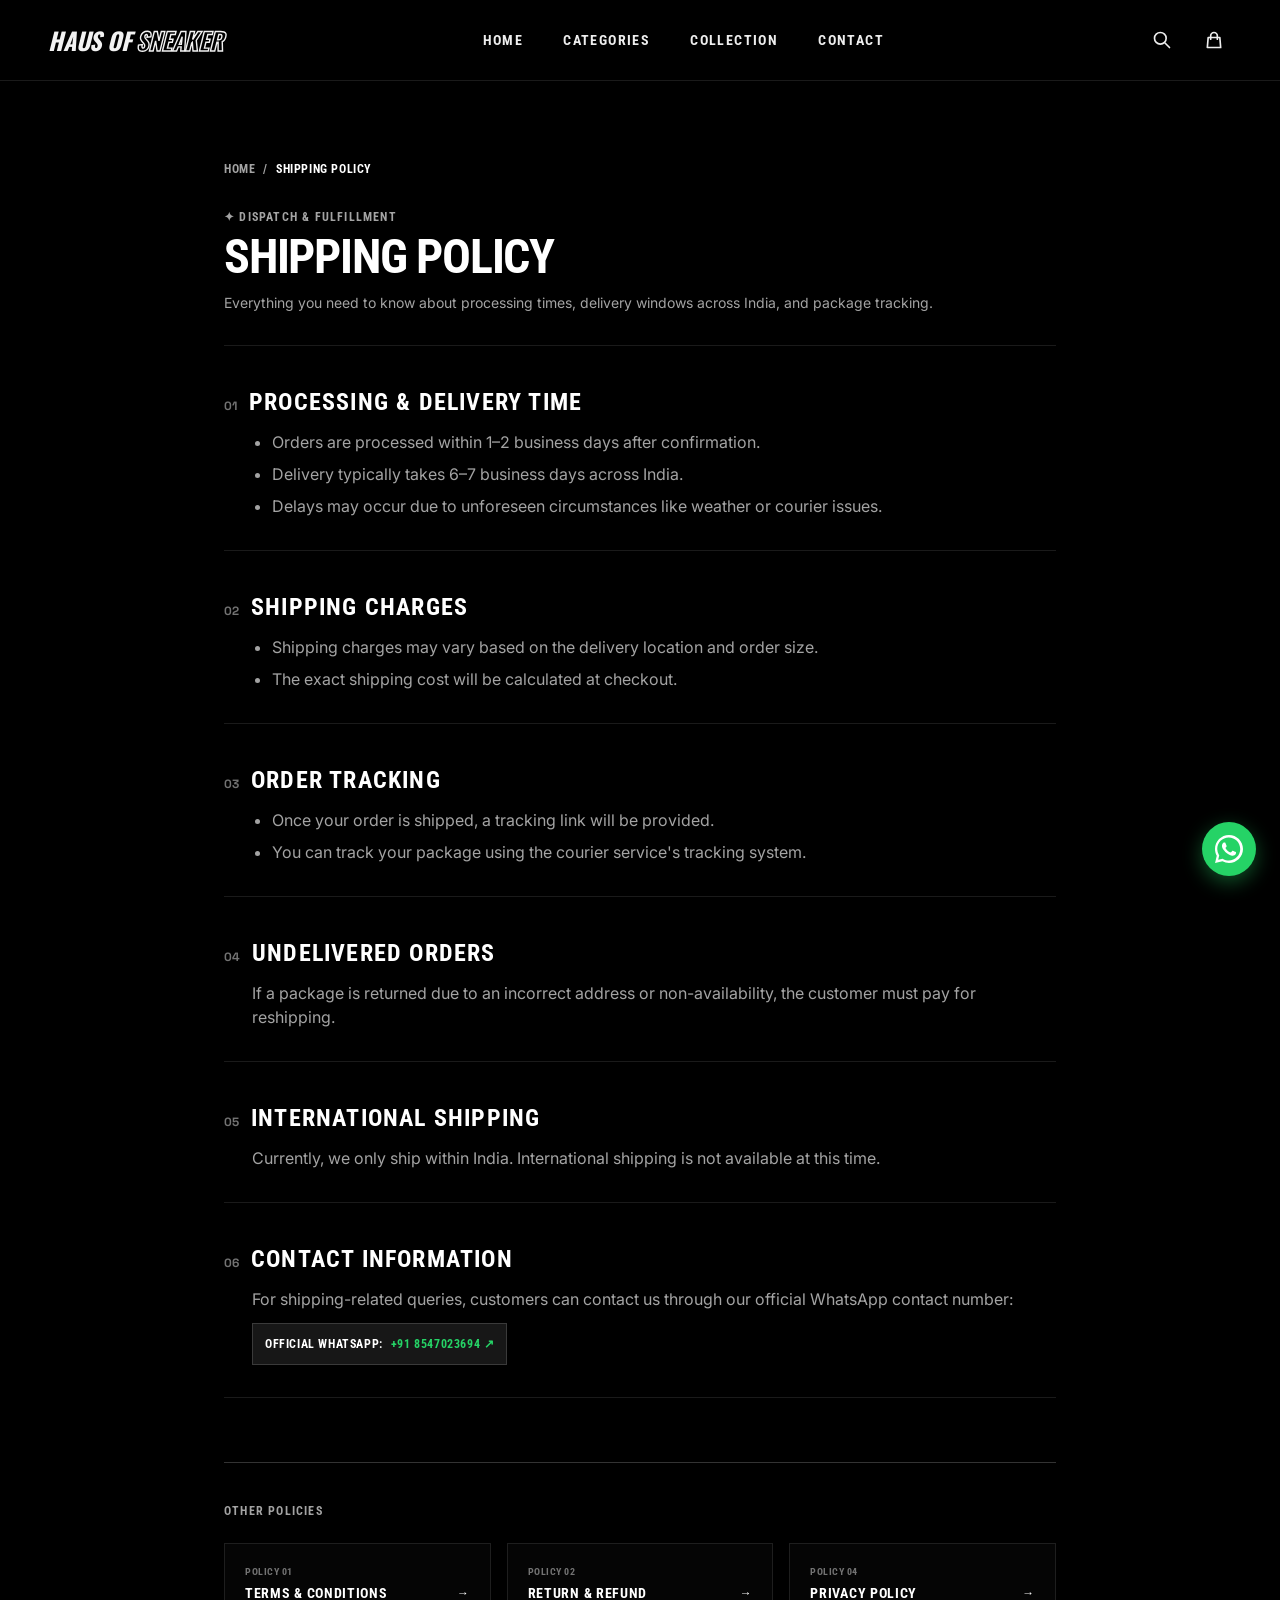
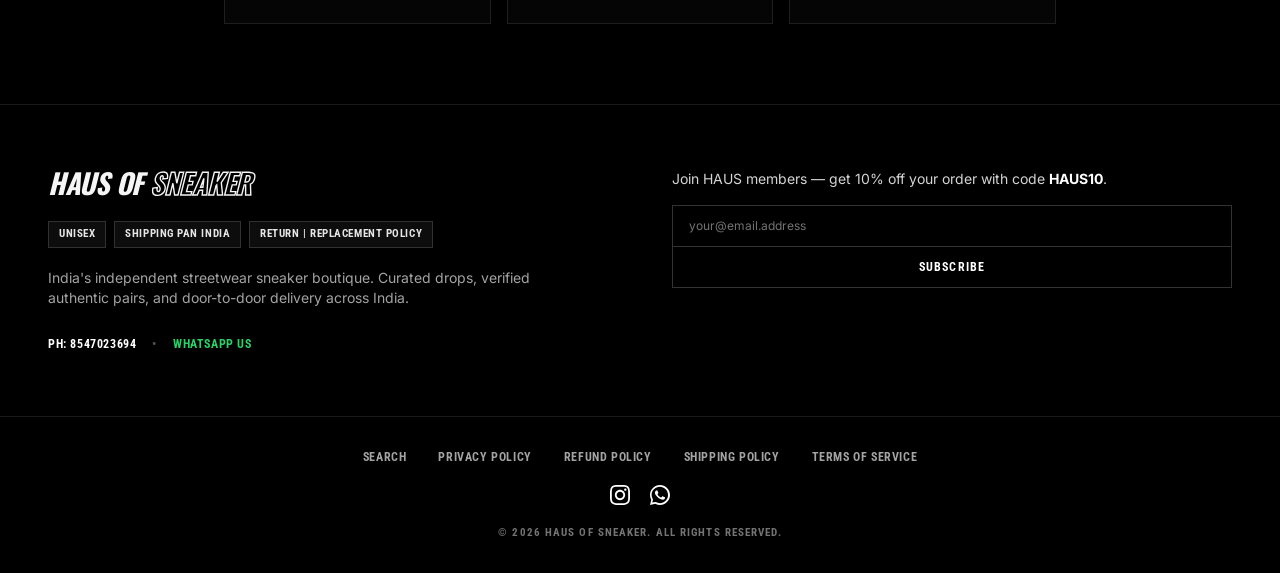
<file: shipping-policy.html>
<!DOCTYPE html>
<html lang="en">
<head>
  <meta charset="UTF-8" />
  <meta name="viewport" content="width=device-width, initial-scale=1.0" />
  <title>Shipping Policy — HAUS OF SNEAKER</title>
  <meta name="description" content="Shipping Policy for HAUS OF SNEAKER. Domestic shipping, tracking, delivery windows across India, and support." />
  
  <link rel="icon" type="image/jpeg" href="assets/haus-og-preview.jpg" />

  <!-- Google Fonts: Bebas Neue, Oswald, Roboto Condensed, Syne, Inter -->
  <link rel="preconnect" href="https://fonts.googleapis.com" />
  <link rel="preconnect" href="https://fonts.gstatic.com" crossorigin />
  <link href="https://fonts.googleapis.com/css2?family=Bebas+Neue&family=Inter:wght@300;400;500;600;700;800;900&family=Oswald:ital,wght@0,300..700;1,300..700&family=Roboto+Condensed:ital,wght@0,300..900;1,300..900&family=Space+Grotesk:wght@400;500;600;700&family=Syne:wght@500;600;700;800&display=swap" rel="stylesheet" />

    <!-- Tailwind CSS (Local Offline Support with CDN Fallback) -->
  <script src="js/tailwind.js"></script>
  <script>
    if (typeof tailwind === 'undefined') {
      const cdnScript = document.createElement('script');
      cdnScript.src = 'https://cdn.tailwindcss.com';
      document.head.appendChild(cdnScript);
    }
  </script>
  <script>
    tailwind.config = {
      theme: {
        extend: {
          fontFamily: {
            headline: ['"Bebas Neue"', 'sans-serif'],
            condensed: ['"Roboto Condensed"', 'Oswald', 'sans-serif'],
            oswald: ['"Oswald"', 'sans-serif'],
            display: ['Oswald', 'Syne', 'sans-serif'],
            mono: ['"Space Grotesk"', 'monospace'],
            sans: ['Inter', 'sans-serif']
          },
          colors: {
            karb: {
              main: '#000000',
              sec: '#080808',
              card: '#000000',
              border: 'rgba(255, 255, 255, 0.12)'
            },
            core: {
              blue: '#ffffff',
              hover: '#f5f5f5',
              deep: '#000000',
              light: '#0a0a0a',
              ice: '#111111',
              border: 'rgba(255,255,255,0.12)'
            }
          }
        }
      }
    }
  </script>

  <!-- Custom CSS -->
  <link rel="stylesheet" href="css/style.css?v=1794910245-16" />
</head>
<body class="bg-black text-white selection:bg-white selection:text-black flex flex-col min-h-screen">

  <!-- SITE HEADER / NAVBAR -->
  <header class="site-header bg-black text-white border-b border-white/10 sticky top-0 z-50">
    <div class="w-full px-5 lg:px-12 h-16 sm:h-20 flex items-center justify-between">
      
      <!-- LEFT: HAUS OF SNEAKER BRAND LOGO -->
      <div class="flex items-center">
        <a href="index.html" class="flex items-center group py-2" title="HAUS OF SNEAKER" style="text-decoration:none;">
          <span style="font-family:'Oswald',sans-serif;font-style:italic;font-weight:800;font-size:clamp(17px,2.2vw,24px);letter-spacing:-0.01em;line-height:1;white-space:nowrap;display:flex;align-items:baseline;gap:0.25em;">
            <span style="color:#F2F2F2;">HAUS OF</span>
            <span style="color:transparent;-webkit-text-stroke:1.4px #F2F2F2;">SNEAKER</span>
          </span>
        </a>
      </div>

      <!-- CENTER: DESKTOP NAVIGATION LINKS -->
      <nav class="hidden lg:flex items-center gap-10 text-xs xl:text-sm font-condensed tracking-widest uppercase font-bold text-[#EDEDED]" id="desktop-main-nav">
        <a href="index.html" class="nav-link relative py-2 hover:text-white transition-colors duration-200">
          <span>HOME</span>
        </a>
        <a href="index.html#shop-by-category-section" class="nav-link relative py-2 hover:text-white transition-colors duration-200">
          <span>CATEGORIES</span>
        </a>
        <a href="index.html#gender-filter-section" class="nav-link relative py-2 hover:text-white transition-colors duration-200">
          <span>COLLECTION</span>
        </a>
        <a href="index.html#site-footer" class="nav-link relative py-2 hover:text-white transition-colors duration-200">
          <span>CONTACT</span>
        </a>
      </nav>

      <!-- RIGHT: ACTIONS & MOBILE HAMBURGER -->
      <div class="flex items-center gap-2 sm:gap-4 text-white">
        <button onclick="openSearchDrawer()" class="p-2 text-[#EDEDED] hover:text-white transition-colors" title="Search footwear" aria-label="Search">
          <svg class="w-5 h-5" fill="none" stroke="currentColor" viewBox="0 0 24 24"><path stroke-linecap="round" stroke-linejoin="round" stroke-width="2" d="M21 21l-6-6m2-5a7 7 0 11-14 0 7 7 0 0114 0z"></path></svg>
        </button>

        <button onclick="openCartDrawer()" class="p-2 text-[#EDEDED] hover:text-white relative transition-colors flex items-center" title="Shopping Bag" aria-label="Shopping Bag">
          <svg class="w-5 h-5" fill="none" stroke="currentColor" viewBox="0 0 24 24"><path stroke-linecap="round" stroke-linejoin="round" stroke-width="2" d="M16 11V7a4 4 0 00-8 0v4M5 9h14l1 12H4L5 9z"></path></svg>
          <span class="cart-count-badge font-condensed font-bold text-[10px] sm:text-xs ml-1">0</span>
        </button>

        <button id="mobile-menu-btn" class="lg:hidden p-2 text-white hover:text-neutral-300 focus:outline-none transition-colors" aria-label="Toggle navigation menu" title="Menu">
          <svg id="hamburger-icon" class="w-6 h-6" fill="none" stroke="currentColor" viewBox="0 0 24 24">
            <path stroke-linecap="round" stroke-linejoin="round" stroke-width="2" d="M4 6h16M4 12h16M4 18h16"></path>
          </svg>
          <svg id="close-menu-icon" class="w-6 h-6 hidden" fill="none" stroke="currentColor" viewBox="0 0 24 24">
            <path stroke-linecap="round" stroke-linejoin="round" stroke-width="2" d="M6 18L18 6M6 6l12 12"></path>
          </svg>
        </button>
      </div>

    </div>

    <!-- Mobile Nav Slide Panel -->
    <div id="mobile-nav-panel" class="hidden lg:hidden border-t border-white/10 bg-black/95 backdrop-blur-md px-6 py-6 space-y-2 font-condensed font-bold text-lg uppercase tracking-widest text-[#EDEDED]">
      <a href="index.html" onclick="closeMobileNav()" class="mobile-nav-item flex items-center justify-between py-3 border-b border-white/10 hover:text-white transition-colors">
        <span>HOME</span>
        <svg class="w-4 h-4 text-neutral-500" fill="none" stroke="currentColor" viewBox="0 0 24 24"><path stroke-linecap="round" stroke-linejoin="round" stroke-width="2" d="M9 5l7 7-7 7"/></svg>
      </a>
      <a href="index.html#shop-by-category-section" onclick="closeMobileNav()" class="mobile-nav-item flex items-center justify-between py-3 border-b border-white/10 hover:text-white transition-colors">
        <span>CATEGORIES</span>
        <svg class="w-4 h-4 text-neutral-500" fill="none" stroke="currentColor" viewBox="0 0 24 24"><path stroke-linecap="round" stroke-linejoin="round" stroke-width="2" d="M9 5l7 7-7 7"/></svg>
      </a>
      <a href="index.html#gender-filter-section" onclick="closeMobileNav()" class="mobile-nav-item flex items-center justify-between py-3 border-b border-white/10 hover:text-white transition-colors">
        <span>COLLECTION</span>
        <svg class="w-4 h-4 text-neutral-500" fill="none" stroke="currentColor" viewBox="0 0 24 24"><path stroke-linecap="round" stroke-linejoin="round" stroke-width="2" d="M9 5l7 7-7 7"/></svg>
      </a>
      <a href="index.html#site-footer" onclick="closeMobileNav()" class="mobile-nav-item flex items-center justify-between py-3 hover:text-white transition-colors">
        <span>CONTACT</span>
        <svg class="w-4 h-4 text-neutral-500" fill="none" stroke="currentColor" viewBox="0 0 24 24"><path stroke-linecap="round" stroke-linejoin="round" stroke-width="2" d="M9 5l7 7-7 7"/></svg>
      </a>
    </div>
  </header>

  <!-- MAIN POLICY CONTENT -->
  <main class="flex-grow py-12 md:py-20 bg-black text-white">
    <div class="max-w-4xl mx-auto px-5 sm:px-6 lg:px-8">
      
      <!-- Optional Breadcrumb -->
      <nav class="mb-8 flex items-center gap-2 text-xs font-condensed tracking-wider text-neutral-400 uppercase" aria-label="Breadcrumb">
        <a href="index.html" class="hover:text-white transition-colors">HOME</a>
        <span>/</span>
        <span class="text-white font-bold">SHIPPING POLICY</span>
      </nav>

      <!-- Page Header -->
      <div class="border-b border-white/10 pb-8 mb-10">
        <span class="text-xs font-condensed tracking-widest font-bold uppercase text-neutral-400 block mb-2">✦ DISPATCH & FULFILLMENT</span>
        <h1 class="font-condensed text-3xl sm:text-5xl font-bold uppercase tracking-tight text-white">
          Shipping Policy
        </h1>
        <p class="mt-3 text-xs sm:text-sm font-sans text-neutral-400">
          Everything you need to know about processing times, delivery windows across India, and package tracking.
        </p>
      </div>

      <!-- Policy Body Sections -->
      <div class="space-y-10 font-sans text-neutral-300 leading-relaxed">
        
        <!-- Section 1 -->
        <section class="border-b border-white/10 pb-8">
          <div class="flex items-baseline gap-3 mb-3">
            <span class="text-xs font-mono text-neutral-500 font-bold">01</span>
            <h2 class="font-condensed text-xl sm:text-2xl font-bold uppercase tracking-wider text-white">Processing & Delivery Time</h2>
          </div>
          <ul class="list-disc pl-12 space-y-2 text-sm sm:text-base text-neutral-400">
            <li>Orders are processed within 1–2 business days after confirmation.</li>
            <li>Delivery typically takes 6–7 business days across India.</li>
            <li>Delays may occur due to unforeseen circumstances like weather or courier issues.</li>
          </ul>
        </section>

        <!-- Section 2 -->
        <section class="border-b border-white/10 pb-8">
          <div class="flex items-baseline gap-3 mb-3">
            <span class="text-xs font-mono text-neutral-500 font-bold">02</span>
            <h2 class="font-condensed text-xl sm:text-2xl font-bold uppercase tracking-wider text-white">Shipping Charges</h2>
          </div>
          <ul class="list-disc pl-12 space-y-2 text-sm sm:text-base text-neutral-400">
            <li>Shipping charges may vary based on the delivery location and order size.</li>
            <li>The exact shipping cost will be calculated at checkout.</li>
          </ul>
        </section>

        <!-- Section 3 -->
        <section class="border-b border-white/10 pb-8">
          <div class="flex items-baseline gap-3 mb-3">
            <span class="text-xs font-mono text-neutral-500 font-bold">03</span>
            <h2 class="font-condensed text-xl sm:text-2xl font-bold uppercase tracking-wider text-white">Order Tracking</h2>
          </div>
          <ul class="list-disc pl-12 space-y-2 text-sm sm:text-base text-neutral-400">
            <li>Once your order is shipped, a tracking link will be provided.</li>
            <li>You can track your package using the courier service's tracking system.</li>
          </ul>
        </section>

        <!-- Section 4 -->
        <section class="border-b border-white/10 pb-8">
          <div class="flex items-baseline gap-3 mb-3">
            <span class="text-xs font-mono text-neutral-500 font-bold">04</span>
            <h2 class="font-condensed text-xl sm:text-2xl font-bold uppercase tracking-wider text-white">Undelivered Orders</h2>
          </div>
          <p class="text-sm sm:text-base text-neutral-400 pl-7">
            If a package is returned due to an incorrect address or non-availability, the customer must pay for reshipping.
          </p>
        </section>

        <!-- Section 5 -->
        <section class="border-b border-white/10 pb-8">
          <div class="flex items-baseline gap-3 mb-3">
            <span class="text-xs font-mono text-neutral-500 font-bold">05</span>
            <h2 class="font-condensed text-xl sm:text-2xl font-bold uppercase tracking-wider text-white">International Shipping</h2>
          </div>
          <p class="text-sm sm:text-base text-neutral-400 pl-7">
            Currently, we only ship within India. International shipping is not available at this time.
          </p>
        </section>

        <!-- Section 6 -->
        <section class="border-b border-white/10 pb-8">
          <div class="flex items-baseline gap-3 mb-3">
            <span class="text-xs font-mono text-neutral-500 font-bold">06</span>
            <h2 class="font-condensed text-xl sm:text-2xl font-bold uppercase tracking-wider text-white">Contact Information</h2>
          </div>
          <div class="pl-7 space-y-3">
            <p class="text-sm sm:text-base text-neutral-400">
              For shipping-related queries, customers can contact us through our official WhatsApp contact number:
            </p>
            <div class="inline-flex items-center gap-2 p-3 bg-neutral-900 border border-white/15">
              <span class="text-xs font-condensed font-bold uppercase text-white">Official WhatsApp:</span>
              <a href="https://wa.me/918547023694?text=Hello%20HAUS%20OF%20SNEAKER%20Team%2C%20I%20have%20a%20shipping%20query" target="_blank" rel="noopener noreferrer" class="text-xs font-condensed font-bold text-[#25D366] hover:underline flex items-center gap-1">
                +91 8547023694 ↗
              </a>
            </div>
          </div>
        </section>

      </div>

      <!-- RELATED POLICY NAVIGATION -->
      <section class="mt-16 pt-10 border-t border-white/20">
        <h3 class="font-condensed text-xs font-bold uppercase tracking-widest text-neutral-400 mb-6">OTHER POLICIES</h3>
        <div class="grid grid-cols-1 sm:grid-cols-3 gap-4">
          <a href="terms-and-conditions.html" class="p-5 border border-white/10 bg-white/[0.02] rounded-none hover:border-white hover:bg-white/[0.06] transition-all group">
            <span class="text-[10px] font-condensed tracking-wider text-neutral-500 uppercase block mb-1 font-bold">POLICY 01</span>
            <span class="font-condensed text-sm font-bold uppercase text-white flex items-center justify-between">
              Terms & Conditions
              <span class="text-xs">→</span>
            </span>
          </a>
          <a href="return-and-refund.html" class="p-5 border border-white/10 bg-white/[0.02] rounded-none hover:border-white hover:bg-white/[0.06] transition-all group">
            <span class="text-[10px] font-condensed tracking-wider text-neutral-500 uppercase block mb-1 font-bold">POLICY 02</span>
            <span class="font-condensed text-sm font-bold uppercase text-white flex items-center justify-between">
              Return & Refund
              <span class="text-xs">→</span>
            </span>
          </a>
          <a href="privacy-policy.html" class="p-5 border border-white/10 bg-white/[0.02] rounded-none hover:border-white hover:bg-white/[0.06] transition-all group">
            <span class="text-[10px] font-condensed tracking-wider text-neutral-500 uppercase block mb-1 font-bold">POLICY 04</span>
            <span class="font-condensed text-sm font-bold uppercase text-white flex items-center justify-between">
              Privacy Policy
              <span class="text-xs">→</span>
            </span>
          </a>
        </div>
      </section>

    </div>
  </main>

  <!-- SITE FOOTER -->
  <footer id="site-footer" class="bg-black text-white border-t border-white/10 mt-auto">
    <div class="max-w-7xl mx-auto px-5 sm:px-6 lg:px-12 py-10 sm:py-16 grid grid-cols-1 lg:grid-cols-2 gap-8 lg:gap-16 border-b border-white/10">
      
      <!-- LEFT COLUMN -->
      <div class="space-y-4 sm:space-y-5">
        <a href="index.html" class="inline-block" title="HAUS OF SNEAKER" style="text-decoration:none;">
          <span style="font-family:'Oswald',sans-serif;font-style:italic;font-weight:800;font-size:clamp(20px,2.5vw,28px);letter-spacing:-0.01em;line-height:1;white-space:nowrap;display:flex;align-items:baseline;gap:0.25em;">
            <span style="color:#F5F5F5;">HAUS OF</span>
            <span style="color:transparent;-webkit-text-stroke:1.4px #F5F5F5;">SNEAKER</span>
          </span>
        </a>

        <div class="flex flex-wrap gap-1.5 sm:gap-2 text-[10px] sm:text-[11px] font-condensed uppercase tracking-wider font-bold">
          <span class="px-2.5 py-1 bg-white/5 border border-white/15 text-neutral-200">UNISEX</span>
          <span class="px-2.5 py-1 bg-white/5 border border-white/15 text-neutral-200">SHIPPING PAN INDIA</span>
          <span class="px-2.5 py-1 bg-white/5 border border-white/15 text-neutral-200">RETURN | REPLACEMENT POLICY</span>
        </div>

        <p class="text-xs sm:text-sm text-neutral-400 leading-relaxed font-sans max-w-lg">
          India's independent streetwear sneaker boutique. Curated drops, verified authentic pairs, and door-to-door delivery across India.
        </p>

        <div class="pt-2 flex flex-wrap items-center gap-x-4 gap-y-2 text-xs font-condensed tracking-wider">
          <a href="tel:8547023694" class="text-white hover:text-neutral-300 font-bold transition-colors">
            PH: 8547023694
          </a>
          <span class="text-neutral-600">•</span>
          <a href="https://wa.me/918547023694?text=Hello%20HAUS%20OF%20SNEAKER%20team%2C%20I%20have%20an%20order%20inquiry." target="_blank" class="text-[#25D366] hover:underline font-bold">
            WHATSAPP US
          </a>
        </div>
      </div>

      <!-- RIGHT COLUMN: NEWSLETTER -->
      <div class="space-y-3 sm:space-y-4">
        <p class="text-xs sm:text-sm font-sans text-neutral-300">
          Join HAUS members — get 10% off your order with code <strong class="text-white">HAUS10</strong>.
        </p>
        <form onsubmit="event.preventDefault(); showToast('Subscribed to HAUS archive! Code HAUS10 applied.'); this.reset();" class="border border-white/20">
          <input 
            type="email" 
            placeholder="your@email.address" 
            required 
            class="w-full bg-black text-white px-4 py-3 text-xs font-sans placeholder-neutral-500 focus:outline-none border-b border-white/20"
          />
          <button 
            type="submit" 
            class="w-full py-3 bg-black hover:bg-white hover:text-black text-white text-xs font-condensed tracking-widest uppercase font-bold transition-colors text-center"
          >
            SUBSCRIBE
          </button>
        </form>
      </div>

    </div>

    <!-- BOTTOM LINKS -->
    <div class="max-w-7xl mx-auto px-5 sm:px-6 lg:px-12 py-6 sm:py-8 flex flex-col items-center gap-5">
      <div class="flex flex-wrap items-center justify-center gap-4 sm:gap-8 text-[11px] sm:text-xs font-condensed uppercase tracking-wider text-neutral-400 font-bold">
        <button onclick="openSearchDrawer()" class="hover:text-white transition-colors">SEARCH</button>
        <a href="privacy-policy.html" class="hover:text-white transition-colors">PRIVACY POLICY</a>
        <a href="return-and-refund.html" class="hover:text-white transition-colors">REFUND POLICY</a>
        <a href="shipping-policy.html" class="hover:text-white transition-colors">SHIPPING POLICY</a>
        <a href="terms-and-conditions.html" class="hover:text-white transition-colors">TERMS OF SERVICE</a>
      </div>

      <div class="flex items-center gap-5 text-white text-sm">
        <a href="https://www.instagram.com/hausofsneakers.co/" target="_blank" rel="noopener noreferrer" class="hover:text-neutral-400 transition-colors" title="Instagram @hausofsneakers.co">
          <svg class="w-5 h-5 fill-current" viewBox="0 0 24 24"><path d="M12 2.163c3.204 0 3.584.012 4.85.07 3.252.148 4.771 1.691 4.919 4.919.058 1.265.069 1.645.069 4.849 0 3.205-.012 3.584-.069 4.849-.149 3.225-1.664 4.771-4.919 4.919-1.266.058-1.644.07-4.85.07-3.204 0-3.584-.012-4.849-.07-3.26-.149-4.771-1.699-4.919-4.92-.058-1.265-.07-1.644-.07-4.849 0-3.204.013-3.583.07-4.849.149-3.227 1.664-4.771 4.919-4.919 1.266-.057 1.645-.069 4.849-.069zm0-2.163c-3.259 0-3.667.014-4.947.072-4.358.2-6.78 2.618-6.98 6.98-.059 1.281-.073 1.689-.073 4.948 0 3.259.014 3.668.072 4.948.2 4.358 2.618 6.78 6.98 6.98 1.281.058 1.689.072 4.948.072 3.259 0 3.668-.014 4.948-.072 4.354-.2 6.782-2.618 6.979-6.98.059-1.28.073-1.689.073-4.948 0-3.259-.014-3.667-.072-4.947-.196-4.354-2.617-6.78-6.979-6.98-1.281-.059-1.69-.073-4.949-.073zm0 5.838c-3.403 0-6.162 2.759-6.162 6.162s2.759 6.163 6.162 6.163 6.162-2.759 6.162-6.163c0-3.403-2.759-6.162-6.162-6.162zm0 10.162c-2.209 0-4-1.79-4-4 0-2.209 1.791-4 4-4s4 1.791 4 4c0 2.21-1.791 4-4 4zm6.406-11.845c-.796 0-1.441.645-1.441 1.44s.645 1.44 1.441 1.44c.795 0 1.439-.645 1.439-1.44s-.644-1.44-1.439-1.44z"/></svg>
        </a>
        <a href="https://wa.me/918547023694" target="_blank" rel="noopener noreferrer" class="hover:text-neutral-400 transition-colors" title="WhatsApp Chat">
          <svg class="w-5 h-5 fill-current" viewBox="0 0 24 24"><path d="M12.004 0C5.372 0 0 5.373 0 12c0 2.115.548 4.103 1.512 5.836L.055 24l6.334-1.45A11.936 11.936 0 0012.004 24C18.628 24 24 18.627 24 12 24 5.373 18.628 0 12.004 0zm.015 21.84c-1.85 0-3.6-.502-5.12-1.373l-.367-.21-3.765.862.879-3.668-.23-.377a9.835 9.835 0 01-1.503-5.074c0-5.43 4.417-9.847 9.856-9.847 5.438 0 9.855 4.417 9.855 9.847 0 5.43-4.417 9.84-9.855 9.84zm5.405-7.378c-.296-.149-1.754-.866-2.026-.965-.272-.099-.47-.148-.668.149-.197.297-.767.965-.94 1.163-.173.198-.346.223-.643.074-.297-.149-1.255-.462-2.39-1.475-.883-.788-1.48-1.761-1.653-2.059-.173-.297-.018-.458.13-.606.134-.133.297-.347.446-.521.151-.172.2-.296.297-.495.099-.198.05-.372-.025-.521-.075-.148-.669-1.611-.916-2.206-.242-.579-.487-.501-.669-.51l-.57-.01c-.198 0-.52.074-.792.372s-1.04 1.016-1.04 2.479 1.065 2.876 1.213 3.074c.149.198 2.095 3.2 5.076 4.487.709.306 1.263.489 1.694.626.712.226 1.36.194 1.872.118.571-.085 1.758-.719 2.006-1.413.248-.695.248-1.29.173-1.414-.074-.124-.272-.198-.57-.347z"/></svg>
        </a>
      </div>

      <div class="text-[10px] sm:text-[11px] font-condensed tracking-widest text-neutral-500 uppercase text-center">
        &copy; 2026 HAUS OF SNEAKER. ALL RIGHTS RESERVED.
      </div>
    </div>
  </footer>

  <!-- OFFICIAL WHATSAPP WIDGET -->
  <div class="whatsapp-widget-container">
    <div class="whatsapp-tooltip">
      <span class="w-2 h-2 rounded-full bg-[#25D366] animate-pulse"></span>
      Need Sizing Help? Chat with HAUS OF SNEAKER
    </div>
    <a 
      href="https://wa.me/918547023694?text=Hello%20HAUS%20OF%20SNEAKER%20Team%2C%20I%27d%20like%20to%20know%20more%20about%20shoe%20sizing%20and%20availability%21" 
      target="_blank" 
      rel="noopener noreferrer" 
      class="whatsapp-float-btn" 
      title="Chat with HAUS OF SNEAKER on WhatsApp"
      aria-label="Chat with HAUS OF SNEAKER on WhatsApp"
    >
      <div class="whatsapp-pulse"></div>
      <svg class="w-7 h-7 fill-white" viewBox="0 0 24 24">
        <path d="M12.004 0C5.372 0 0 5.373 0 12c0 2.115.548 4.103 1.512 5.836L.055 24l6.334-1.45A11.936 11.936 0 0012.004 24C18.628 24 24 18.627 24 12 24 5.373 18.628 0 12.004 0zm.015 21.84c-1.85 0-3.6-.502-5.12-1.373l-.367-.21-3.765.862.879-3.668-.23-.377a9.835 9.835 0 01-1.503-5.074c0-5.43 4.417-9.847 9.856-9.847 5.438 0 9.855 4.417 9.855 9.847 0 5.43-4.417 9.84-9.855 9.84zm5.405-7.378c-.296-.149-1.754-.866-2.026-.965-.272-.099-.47-.148-.668.149-.197.297-.767.965-.94 1.163-.173.198-.346.223-.643.074-.297-.149-1.255-.462-2.39-1.475-.883-.788-1.48-1.761-1.653-2.059-.173-.297-.018-.458.13-.606.134-.133.297-.347.446-.521.151-.172.2-.296.297-.495.099-.198.05-.372-.025-.521-.075-.148-.669-1.611-.916-2.206-.242-.579-.487-.501-.669-.51l-.57-.01c-.198 0-.52.074-.792.372s-1.04 1.016-1.04 2.479 1.065 2.876 1.213 3.074c.149.198 2.095 3.2 5.076 4.487.709.306 1.263.489 1.694.626.712.226 1.36.194 1.872.118.571-.085 1.758-.719 2.006-1.413.248-.695.248-1.29.173-1.414-.074-.124-.272-.198-.57-.347z"/>
      </svg>
    </a>
  </div>

  <!-- SLIDE-OUT CART DRAWER -->
  <div id="cart-drawer-backdrop" class="drawer-backdrop" onclick="closeCartDrawer()"></div>
  <aside id="cart-drawer" class="drawer-panel" aria-label="Shopping Cart">
    <div class="h-full flex flex-col justify-between">
      <div class="p-6 border-b border-white/10 flex items-center justify-between">
        <div class="flex items-center gap-2">
          <h3 class="font-condensed text-lg font-bold uppercase tracking-wider text-white">Shopping Bag</h3>
          <span class="cart-count-badge text-xs font-condensed font-bold bg-white text-black px-2 py-0.5">0</span>
        </div>
        <button onclick="closeCartDrawer()" class="p-2 text-neutral-400 hover:text-white">✕</button>
      </div>
      <div id="cart-items-container" class="flex-1 overflow-y-auto p-6 space-y-4"></div>
      <div class="p-6 border-t border-white/10 bg-neutral-900/50">
        <div class="flex justify-between items-center mb-4">
          <span class="text-xs font-condensed text-neutral-400 uppercase font-bold">Subtotal:</span>
          <span id="cart-subtotal" class="font-condensed text-lg font-bold text-white">₹0</span>
        </div>
        <button onclick="checkoutViaWhatsApp()" class="w-full py-4 bg-[#25D366] hover:bg-[#20ba59] text-white font-condensed text-sm font-bold uppercase tracking-wider transition-all flex items-center justify-center gap-2">
          <span>Checkout via WhatsApp</span>
        </button>
      </div>
    </div>
  </aside>

  <!-- SEARCH DRAWER / MODAL -->
  <div id="search-drawer" class="hidden fixed inset-0 z-50 bg-black/80 backdrop-blur-md flex items-start justify-center pt-20 px-4" onclick="closeSearchDrawer()">
    <div class="relative w-full max-w-2xl bg-neutral-900 rounded-2xl overflow-hidden shadow-2xl p-6 border border-white/20" onclick="event.stopPropagation()">
      <div class="flex items-center justify-between border-b border-white/10 pb-4 mb-4">
        <div class="flex items-center gap-3">
          <svg class="w-5 h-5 text-white" fill="none" stroke="currentColor" viewBox="0 0 24 24"><path stroke-linecap="round" stroke-linejoin="round" stroke-width="2" d="M21 21l-6-6m2-5a7 7 0 11-14 0 7 7 0 0114 0z"></path></svg>
          <h3 class="font-condensed text-base font-bold uppercase text-white tracking-wider">Search Footwear</h3>
        </div>
        <button onclick="closeSearchDrawer()" class="text-neutral-400 hover:text-white text-lg font-bold p-1">✕</button>
      </div>
      <input 
        id="search-input" 
        type="text" 
        placeholder="Search by name, silhouette, brand (e.g. Phantom, Platform)..." 
        class="w-full p-4 border border-white/20 bg-black text-white font-sans text-sm rounded-xl focus:outline-none focus:border-white"
        oninput="handleSearch(this.value)"
      />
      <div id="search-results" class="mt-4 max-h-80 overflow-y-auto space-y-2"></div>
    </div>
  </div>

  <div id="toast-container" class="fixed bottom-6 left-6 z-50 flex flex-col gap-2"></div>

  <!-- Scripts -->
  <script src="js/products.js"></script>
  <script src="js/app.js"></script>
</body>
</html>
</file>
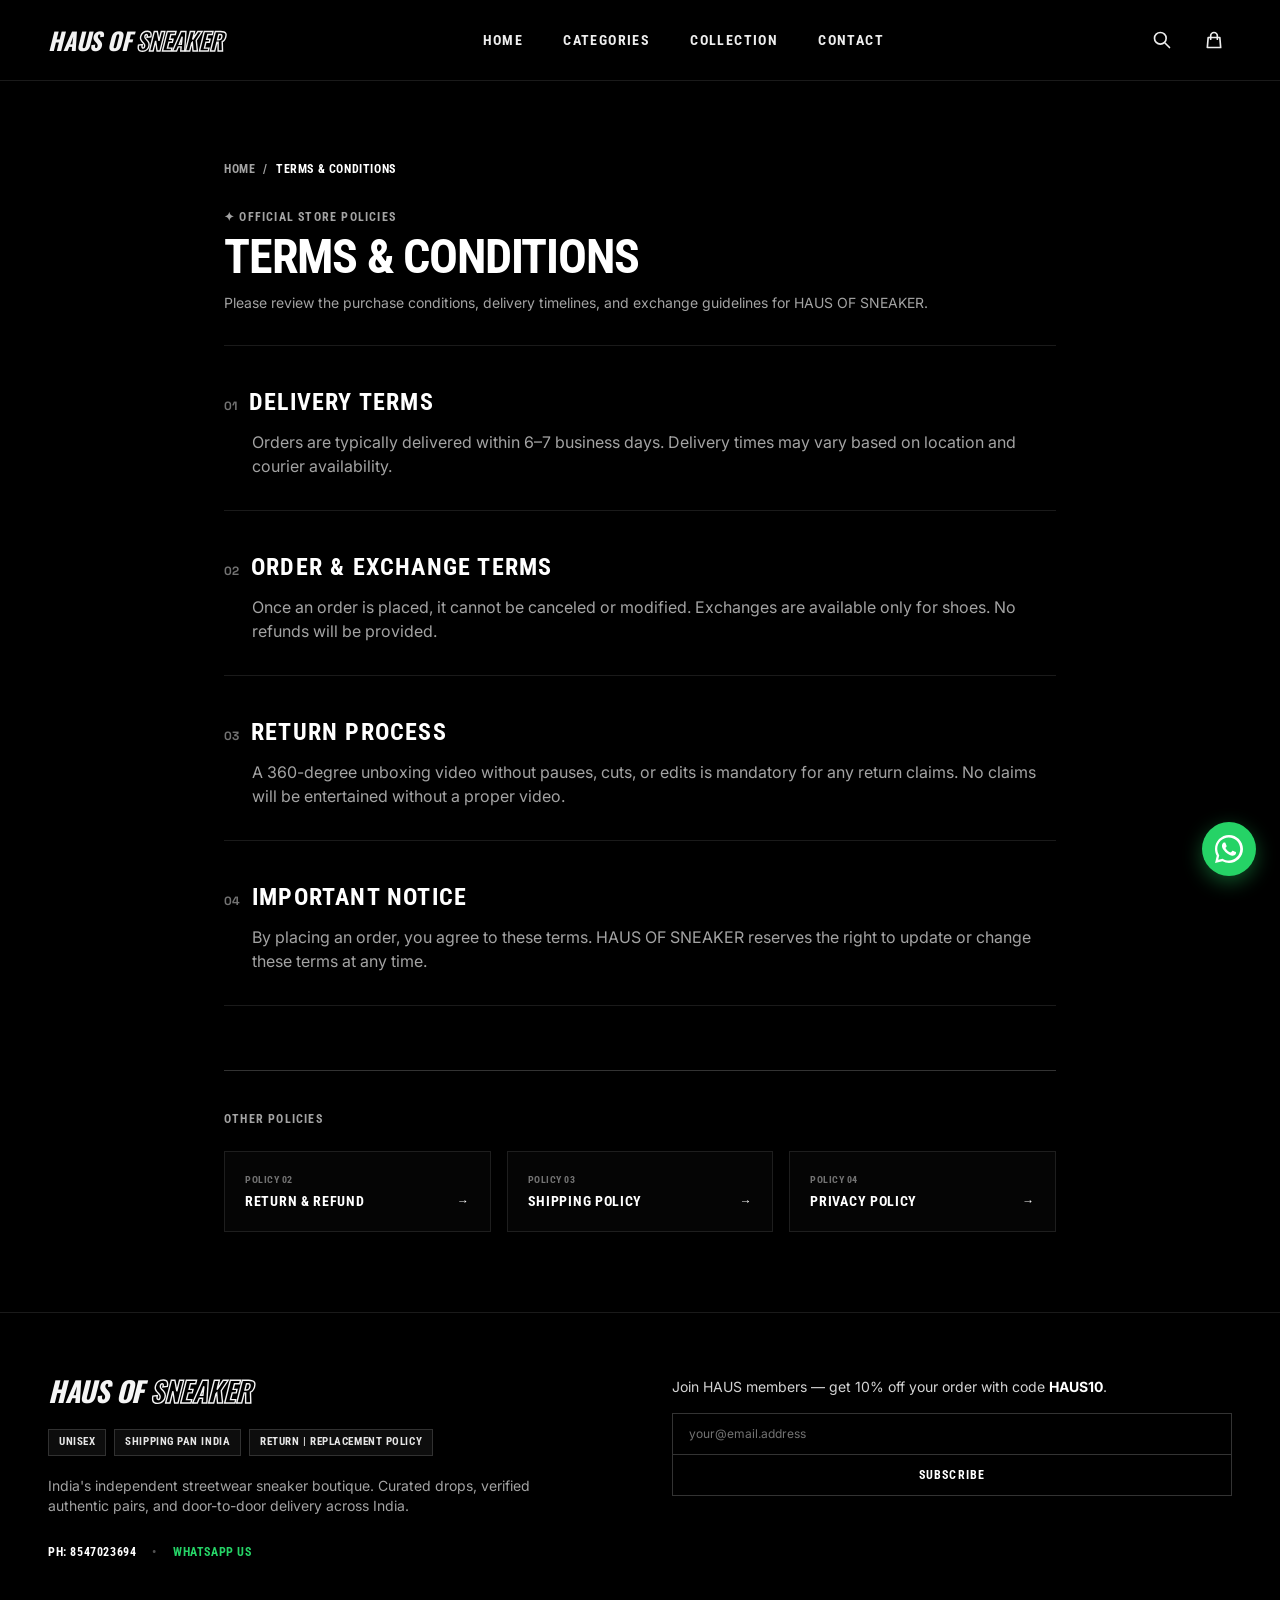
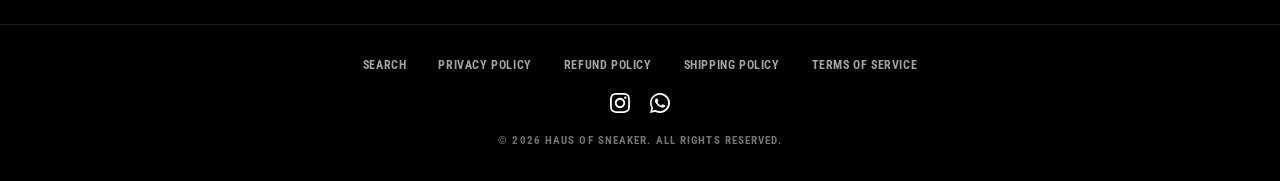
<file: terms-and-conditions.html>
<!DOCTYPE html>
<html lang="en">
<head>
  <meta charset="UTF-8" />
  <meta name="viewport" content="width=device-width, initial-scale=1.0" />
  <title>Terms & Conditions — HAUS OF SNEAKER</title>
  <meta name="description" content="Terms & Conditions for HAUS OF SNEAKER. Delivery terms, order & exchange conditions, and return verification." />
  
  <link rel="icon" type="image/jpeg" href="assets/haus-og-preview.jpg" />

  <!-- Google Fonts: Bebas Neue, Oswald, Roboto Condensed, Syne, Inter -->
  <link rel="preconnect" href="https://fonts.googleapis.com" />
  <link rel="preconnect" href="https://fonts.gstatic.com" crossorigin />
  <link href="https://fonts.googleapis.com/css2?family=Bebas+Neue&family=Inter:wght@300;400;500;600;700;800;900&family=Oswald:ital,wght@0,300..700;1,300..700&family=Roboto+Condensed:ital,wght@0,300..900;1,300..900&family=Space+Grotesk:wght@400;500;600;700&family=Syne:wght@500;600;700;800&display=swap" rel="stylesheet" />

    <!-- Tailwind CSS (Local Offline Support with CDN Fallback) -->
  <script src="js/tailwind.js"></script>
  <script>
    if (typeof tailwind === 'undefined') {
      const cdnScript = document.createElement('script');
      cdnScript.src = 'https://cdn.tailwindcss.com';
      document.head.appendChild(cdnScript);
    }
  </script>
  <script>
    tailwind.config = {
      theme: {
        extend: {
          fontFamily: {
            headline: ['"Bebas Neue"', 'sans-serif'],
            condensed: ['"Roboto Condensed"', 'Oswald', 'sans-serif'],
            oswald: ['"Oswald"', 'sans-serif'],
            display: ['Oswald', 'Syne', 'sans-serif'],
            mono: ['"Space Grotesk"', 'monospace'],
            sans: ['Inter', 'sans-serif']
          },
          colors: {
            karb: {
              main: '#000000',
              sec: '#080808',
              card: '#000000',
              border: 'rgba(255, 255, 255, 0.12)'
            },
            core: {
              blue: '#ffffff',
              hover: '#f5f5f5',
              deep: '#000000',
              light: '#0a0a0a',
              ice: '#111111',
              border: 'rgba(255,255,255,0.12)'
            }
          }
        }
      }
    }
  </script>

  <!-- Custom CSS -->
  <link rel="stylesheet" href="css/style.css?v=1794910245-16" />
</head>
<body class="bg-black text-white selection:bg-white selection:text-black flex flex-col min-h-screen">

  <!-- SITE HEADER / NAVBAR -->
  <header class="site-header bg-black text-white border-b border-white/10 sticky top-0 z-50">
    <div class="w-full px-5 lg:px-12 h-16 sm:h-20 flex items-center justify-between">
      
      <!-- LEFT: HAUS OF SNEAKER BRAND LOGO -->
      <div class="flex items-center">
        <a href="index.html" class="flex items-center group py-2" title="HAUS OF SNEAKER" style="text-decoration:none;">
          <span style="font-family:'Oswald',sans-serif;font-style:italic;font-weight:800;font-size:clamp(17px,2.2vw,24px);letter-spacing:-0.01em;line-height:1;white-space:nowrap;display:flex;align-items:baseline;gap:0.25em;">
            <span style="color:#F2F2F2;">HAUS OF</span>
            <span style="color:transparent;-webkit-text-stroke:1.4px #F2F2F2;">SNEAKER</span>
          </span>
        </a>
      </div>

      <!-- CENTER: DESKTOP NAVIGATION LINKS -->
      <nav class="hidden lg:flex items-center gap-10 text-xs xl:text-sm font-condensed tracking-widest uppercase font-bold text-[#EDEDED]" id="desktop-main-nav">
        <a href="index.html" class="nav-link relative py-2 hover:text-white transition-colors duration-200">
          <span>HOME</span>
        </a>
        <a href="index.html#shop-by-category-section" class="nav-link relative py-2 hover:text-white transition-colors duration-200">
          <span>CATEGORIES</span>
        </a>
        <a href="index.html#gender-filter-section" class="nav-link relative py-2 hover:text-white transition-colors duration-200">
          <span>COLLECTION</span>
        </a>
        <a href="index.html#site-footer" class="nav-link relative py-2 hover:text-white transition-colors duration-200">
          <span>CONTACT</span>
        </a>
      </nav>

      <!-- RIGHT: ACTIONS & MOBILE HAMBURGER -->
      <div class="flex items-center gap-2 sm:gap-4 text-white">
        <!-- Search Icon -->
        <button onclick="openSearchDrawer()" class="p-2 text-[#EDEDED] hover:text-white transition-colors" title="Search footwear" aria-label="Search">
          <svg class="w-5 h-5" fill="none" stroke="currentColor" viewBox="0 0 24 24"><path stroke-linecap="round" stroke-linejoin="round" stroke-width="2" d="M21 21l-6-6m2-5a7 7 0 11-14 0 7 7 0 0114 0z"></path></svg>
        </button>

        <!-- Cart Bag -->
        <button onclick="openCartDrawer()" class="p-2 text-[#EDEDED] hover:text-white relative transition-colors flex items-center" title="Shopping Bag" aria-label="Shopping Bag">
          <svg class="w-5 h-5" fill="none" stroke="currentColor" viewBox="0 0 24 24"><path stroke-linecap="round" stroke-linejoin="round" stroke-width="2" d="M16 11V7a4 4 0 00-8 0v4M5 9h14l1 12H4L5 9z"></path></svg>
          <span class="cart-count-badge font-condensed font-bold text-[10px] sm:text-xs ml-1">0</span>
        </button>

        <!-- Mobile Hamburger Icon -->
        <button id="mobile-menu-btn" class="lg:hidden p-2 text-white hover:text-neutral-300 focus:outline-none transition-colors" aria-label="Toggle navigation menu" title="Menu">
          <svg id="hamburger-icon" class="w-6 h-6" fill="none" stroke="currentColor" viewBox="0 0 24 24">
            <path stroke-linecap="round" stroke-linejoin="round" stroke-width="2" d="M4 6h16M4 12h16M4 18h16"></path>
          </svg>
          <svg id="close-menu-icon" class="w-6 h-6 hidden" fill="none" stroke="currentColor" viewBox="0 0 24 24">
            <path stroke-linecap="round" stroke-linejoin="round" stroke-width="2" d="M6 18L18 6M6 6l12 12"></path>
          </svg>
        </button>
      </div>

    </div>

    <!-- Mobile Nav Slide Panel -->
    <div id="mobile-nav-panel" class="hidden lg:hidden border-t border-white/10 bg-black/95 backdrop-blur-md px-6 py-6 space-y-2 font-condensed font-bold text-lg uppercase tracking-widest text-[#EDEDED]">
      <a href="index.html" onclick="closeMobileNav()" class="mobile-nav-item flex items-center justify-between py-3 border-b border-white/10 hover:text-white transition-colors">
        <span>HOME</span>
        <svg class="w-4 h-4 text-neutral-500" fill="none" stroke="currentColor" viewBox="0 0 24 24"><path stroke-linecap="round" stroke-linejoin="round" stroke-width="2" d="M9 5l7 7-7 7"/></svg>
      </a>
      <a href="index.html#shop-by-category-section" onclick="closeMobileNav()" class="mobile-nav-item flex items-center justify-between py-3 border-b border-white/10 hover:text-white transition-colors">
        <span>CATEGORIES</span>
        <svg class="w-4 h-4 text-neutral-500" fill="none" stroke="currentColor" viewBox="0 0 24 24"><path stroke-linecap="round" stroke-linejoin="round" stroke-width="2" d="M9 5l7 7-7 7"/></svg>
      </a>
      <a href="index.html#gender-filter-section" onclick="closeMobileNav()" class="mobile-nav-item flex items-center justify-between py-3 border-b border-white/10 hover:text-white transition-colors">
        <span>COLLECTION</span>
        <svg class="w-4 h-4 text-neutral-500" fill="none" stroke="currentColor" viewBox="0 0 24 24"><path stroke-linecap="round" stroke-linejoin="round" stroke-width="2" d="M9 5l7 7-7 7"/></svg>
      </a>
      <a href="index.html#site-footer" onclick="closeMobileNav()" class="mobile-nav-item flex items-center justify-between py-3 hover:text-white transition-colors">
        <span>CONTACT</span>
        <svg class="w-4 h-4 text-neutral-500" fill="none" stroke="currentColor" viewBox="0 0 24 24"><path stroke-linecap="round" stroke-linejoin="round" stroke-width="2" d="M9 5l7 7-7 7"/></svg>
      </a>
    </div>
  </header>

  <!-- MAIN POLICY CONTENT -->
  <main class="flex-grow py-12 md:py-20 bg-black text-white">
    <div class="max-w-4xl mx-auto px-5 sm:px-6 lg:px-8">
      
      <!-- Optional Breadcrumb -->
      <nav class="mb-8 flex items-center gap-2 text-xs font-condensed tracking-wider text-neutral-400 uppercase" aria-label="Breadcrumb">
        <a href="index.html" class="hover:text-white transition-colors">HOME</a>
        <span>/</span>
        <span class="text-white font-bold">TERMS & CONDITIONS</span>
      </nav>

      <!-- Page Header -->
      <div class="border-b border-white/10 pb-8 mb-10">
        <span class="text-xs font-condensed tracking-widest font-bold uppercase text-neutral-400 block mb-2">✦ OFFICIAL STORE POLICIES</span>
        <h1 class="font-condensed text-3xl sm:text-5xl font-bold uppercase tracking-tight text-white">
          Terms & Conditions
        </h1>
        <p class="mt-3 text-xs sm:text-sm font-sans text-neutral-400">
          Please review the purchase conditions, delivery timelines, and exchange guidelines for HAUS OF SNEAKER.
        </p>
      </div>

      <!-- Policy Body Sections -->
      <div class="space-y-10 font-sans text-neutral-300 leading-relaxed">
        
        <!-- Section 1 -->
        <section class="border-b border-white/10 pb-8">
          <div class="flex items-baseline gap-3 mb-3">
            <span class="text-xs font-mono text-neutral-500 font-bold">01</span>
            <h2 class="font-condensed text-xl sm:text-2xl font-bold uppercase tracking-wider text-white">Delivery Terms</h2>
          </div>
          <p class="text-sm sm:text-base text-neutral-400 pl-7">
            Orders are typically delivered within 6–7 business days. Delivery times may vary based on location and courier availability.
          </p>
        </section>

        <!-- Section 2 -->
        <section class="border-b border-white/10 pb-8">
          <div class="flex items-baseline gap-3 mb-3">
            <span class="text-xs font-mono text-neutral-500 font-bold">02</span>
            <h2 class="font-condensed text-xl sm:text-2xl font-bold uppercase tracking-wider text-white">Order & Exchange Terms</h2>
          </div>
          <p class="text-sm sm:text-base text-neutral-400 pl-7">
            Once an order is placed, it cannot be canceled or modified. Exchanges are available only for shoes. No refunds will be provided.
          </p>
        </section>

        <!-- Section 3 -->
        <section class="border-b border-white/10 pb-8">
          <div class="flex items-baseline gap-3 mb-3">
            <span class="text-xs font-mono text-neutral-500 font-bold">03</span>
            <h2 class="font-condensed text-xl sm:text-2xl font-bold uppercase tracking-wider text-white">Return Process</h2>
          </div>
          <p class="text-sm sm:text-base text-neutral-400 pl-7">
            A 360-degree unboxing video without pauses, cuts, or edits is mandatory for any return claims. No claims will be entertained without a proper video.
          </p>
        </section>

        <!-- Section 4 -->
        <section class="border-b border-white/10 pb-8">
          <div class="flex items-baseline gap-3 mb-3">
            <span class="text-xs font-mono text-neutral-500 font-bold">04</span>
            <h2 class="font-condensed text-xl sm:text-2xl font-bold uppercase tracking-wider text-white">Important Notice</h2>
          </div>
          <p class="text-sm sm:text-base text-neutral-400 pl-7">
            By placing an order, you agree to these terms. HAUS OF SNEAKER reserves the right to update or change these terms at any time.
          </p>
        </section>

      </div>

      <!-- RELATED POLICY NAVIGATION -->
      <section class="mt-16 pt-10 border-t border-white/20">
        <h3 class="font-condensed text-xs font-bold uppercase tracking-widest text-neutral-400 mb-6">OTHER POLICIES</h3>
        <div class="grid grid-cols-1 sm:grid-cols-3 gap-4">
          <a href="return-and-refund.html" class="p-5 border border-white/10 bg-white/[0.02] rounded-none hover:border-white hover:bg-white/[0.06] transition-all group">
            <span class="text-[10px] font-condensed tracking-wider text-neutral-500 uppercase block mb-1 font-bold">POLICY 02</span>
            <span class="font-condensed text-sm font-bold uppercase text-white flex items-center justify-between">
              Return & Refund
              <span class="text-xs">→</span>
            </span>
          </a>
          <a href="shipping-policy.html" class="p-5 border border-white/10 bg-white/[0.02] rounded-none hover:border-white hover:bg-white/[0.06] transition-all group">
            <span class="text-[10px] font-condensed tracking-wider text-neutral-500 uppercase block mb-1 font-bold">POLICY 03</span>
            <span class="font-condensed text-sm font-bold uppercase text-white flex items-center justify-between">
              Shipping Policy
              <span class="text-xs">→</span>
            </span>
          </a>
          <a href="privacy-policy.html" class="p-5 border border-white/10 bg-white/[0.02] rounded-none hover:border-white hover:bg-white/[0.06] transition-all group">
            <span class="text-[10px] font-condensed tracking-wider text-neutral-500 uppercase block mb-1 font-bold">POLICY 04</span>
            <span class="font-condensed text-sm font-bold uppercase text-white flex items-center justify-between">
              Privacy Policy
              <span class="text-xs">→</span>
            </span>
          </a>
        </div>
      </section>

    </div>
  </main>

  <!-- SITE FOOTER -->
  <footer id="site-footer" class="bg-black text-white border-t border-white/10 mt-auto">
    <div class="max-w-7xl mx-auto px-5 sm:px-6 lg:px-12 py-10 sm:py-16 grid grid-cols-1 lg:grid-cols-2 gap-8 lg:gap-16 border-b border-white/10">
      
      <!-- LEFT COLUMN -->
      <div class="space-y-4 sm:space-y-5">
        <a href="index.html" class="inline-block" title="HAUS OF SNEAKER" style="text-decoration:none;">
          <span style="font-family:'Oswald',sans-serif;font-style:italic;font-weight:800;font-size:clamp(20px,2.5vw,28px);letter-spacing:-0.01em;line-height:1;white-space:nowrap;display:flex;align-items:baseline;gap:0.25em;">
            <span style="color:#F5F5F5;">HAUS OF</span>
            <span style="color:transparent;-webkit-text-stroke:1.4px #F5F5F5;">SNEAKER</span>
          </span>
        </a>

        <div class="flex flex-wrap gap-1.5 sm:gap-2 text-[10px] sm:text-[11px] font-condensed uppercase tracking-wider font-bold">
          <span class="px-2.5 py-1 bg-white/5 border border-white/15 text-neutral-200">UNISEX</span>
          <span class="px-2.5 py-1 bg-white/5 border border-white/15 text-neutral-200">SHIPPING PAN INDIA</span>
          <span class="px-2.5 py-1 bg-white/5 border border-white/15 text-neutral-200">RETURN | REPLACEMENT POLICY</span>
        </div>

        <p class="text-xs sm:text-sm text-neutral-400 leading-relaxed font-sans max-w-lg">
          India's independent streetwear sneaker boutique. Curated drops, verified authentic pairs, and door-to-door delivery across India.
        </p>

        <div class="pt-2 flex flex-wrap items-center gap-x-4 gap-y-2 text-xs font-condensed tracking-wider">
          <a href="tel:8547023694" class="text-white hover:text-neutral-300 font-bold transition-colors">
            PH: 8547023694
          </a>
          <span class="text-neutral-600">•</span>
          <a href="https://wa.me/918547023694?text=Hello%20HAUS%20OF%20SNEAKER%20team%2C%20I%20have%20an%20order%20inquiry." target="_blank" class="text-[#25D366] hover:underline font-bold">
            WHATSAPP US
          </a>
        </div>
      </div>

      <!-- RIGHT COLUMN: NEWSLETTER -->
      <div class="space-y-3 sm:space-y-4">
        <p class="text-xs sm:text-sm font-sans text-neutral-300">
          Join HAUS members — get 10% off your order with code <strong class="text-white">HAUS10</strong>.
        </p>
        <form onsubmit="event.preventDefault(); showToast('Subscribed to HAUS archive! Code HAUS10 applied.'); this.reset();" class="border border-white/20">
          <input 
            type="email" 
            placeholder="your@email.address" 
            required 
            class="w-full bg-black text-white px-4 py-3 text-xs font-sans placeholder-neutral-500 focus:outline-none border-b border-white/20"
          />
          <button 
            type="submit" 
            class="w-full py-3 bg-black hover:bg-white hover:text-black text-white text-xs font-condensed tracking-widest uppercase font-bold transition-colors text-center"
          >
            SUBSCRIBE
          </button>
        </form>
      </div>

    </div>

    <!-- BOTTOM LINKS -->
    <div class="max-w-7xl mx-auto px-5 sm:px-6 lg:px-12 py-6 sm:py-8 flex flex-col items-center gap-5">
      <div class="flex flex-wrap items-center justify-center gap-4 sm:gap-8 text-[11px] sm:text-xs font-condensed uppercase tracking-wider text-neutral-400 font-bold">
        <button onclick="openSearchDrawer()" class="hover:text-white transition-colors">SEARCH</button>
        <a href="privacy-policy.html" class="hover:text-white transition-colors">PRIVACY POLICY</a>
        <a href="return-and-refund.html" class="hover:text-white transition-colors">REFUND POLICY</a>
        <a href="shipping-policy.html" class="hover:text-white transition-colors">SHIPPING POLICY</a>
        <a href="terms-and-conditions.html" class="hover:text-white transition-colors">TERMS OF SERVICE</a>
      </div>

      <div class="flex items-center gap-5 text-white text-sm">
        <a href="https://www.instagram.com/hausofsneakers.co/" target="_blank" rel="noopener noreferrer" class="hover:text-neutral-400 transition-colors" title="Instagram @hausofsneakers.co">
          <svg class="w-5 h-5 fill-current" viewBox="0 0 24 24"><path d="M12 2.163c3.204 0 3.584.012 4.85.07 3.252.148 4.771 1.691 4.919 4.919.058 1.265.069 1.645.069 4.849 0 3.205-.012 3.584-.069 4.849-.149 3.225-1.664 4.771-4.919 4.919-1.266.058-1.644.07-4.85.07-3.204 0-3.584-.012-4.849-.07-3.26-.149-4.771-1.699-4.919-4.92-.058-1.265-.07-1.644-.07-4.849 0-3.204.013-3.583.07-4.849.149-3.227 1.664-4.771 4.919-4.919 1.266-.057 1.645-.069 4.849-.069zm0-2.163c-3.259 0-3.667.014-4.947.072-4.358.2-6.78 2.618-6.98 6.98-.059 1.281-.073 1.689-.073 4.948 0 3.259.014 3.668.072 4.948.2 4.358 2.618 6.78 6.98 6.98 1.281.058 1.689.072 4.948.072 3.259 0 3.668-.014 4.948-.072 4.354-.2 6.782-2.618 6.979-6.98.059-1.28.073-1.689.073-4.948 0-3.259-.014-3.667-.072-4.947-.196-4.354-2.617-6.78-6.979-6.98-1.281-.059-1.69-.073-4.949-.073zm0 5.838c-3.403 0-6.162 2.759-6.162 6.162s2.759 6.163 6.162 6.163 6.162-2.759 6.162-6.163c0-3.403-2.759-6.162-6.162-6.162zm0 10.162c-2.209 0-4-1.79-4-4 0-2.209 1.791-4 4-4s4 1.791 4 4c0 2.21-1.791 4-4 4zm6.406-11.845c-.796 0-1.441.645-1.441 1.44s.645 1.44 1.441 1.44c.795 0 1.439-.645 1.439-1.44s-.644-1.44-1.439-1.44z"/></svg>
        </a>
        <a href="https://wa.me/918547023694" target="_blank" rel="noopener noreferrer" class="hover:text-neutral-400 transition-colors" title="WhatsApp Chat">
          <svg class="w-5 h-5 fill-current" viewBox="0 0 24 24"><path d="M12.004 0C5.372 0 0 5.373 0 12c0 2.115.548 4.103 1.512 5.836L.055 24l6.334-1.45A11.936 11.936 0 0012.004 24C18.628 24 24 18.627 24 12 24 5.373 18.628 0 12.004 0zm.015 21.84c-1.85 0-3.6-.502-5.12-1.373l-.367-.21-3.765.862.879-3.668-.23-.377a9.835 9.835 0 01-1.503-5.074c0-5.43 4.417-9.847 9.856-9.847 5.438 0 9.855 4.417 9.855 9.847 0 5.43-4.417 9.84-9.855 9.84zm5.405-7.378c-.296-.149-1.754-.866-2.026-.965-.272-.099-.47-.148-.668.149-.197.297-.767.965-.94 1.163-.173.198-.346.223-.643.074-.297-.149-1.255-.462-2.39-1.475-.883-.788-1.48-1.761-1.653-2.059-.173-.297-.018-.458.13-.606.134-.133.297-.347.446-.521.151-.172.2-.296.297-.495.099-.198.05-.372-.025-.521-.075-.148-.669-1.611-.916-2.206-.242-.579-.487-.501-.669-.51l-.57-.01c-.198 0-.52.074-.792.372s-1.04 1.016-1.04 2.479 1.065 2.876 1.213 3.074c.149.198 2.095 3.2 5.076 4.487.709.306 1.263.489 1.694.626.712.226 1.36.194 1.872.118.571-.085 1.758-.719 2.006-1.413.248-.695.248-1.29.173-1.414-.074-.124-.272-.198-.57-.347z"/></svg>
        </a>
      </div>

      <div class="text-[10px] sm:text-[11px] font-condensed tracking-widest text-neutral-500 uppercase text-center">
        &copy; 2026 HAUS OF SNEAKER. ALL RIGHTS RESERVED.
      </div>
    </div>
  </footer>

  <!-- OFFICIAL WHATSAPP WIDGET -->
  <div class="whatsapp-widget-container">
    <div class="whatsapp-tooltip">
      <span class="w-2 h-2 rounded-full bg-[#25D366] animate-pulse"></span>
      Need Sizing Help? Chat with HAUS OF SNEAKER
    </div>
    <a 
      href="https://wa.me/918547023694?text=Hello%20HAUS%20OF%20SNEAKER%20Team%2C%20I%27d%20like%20to%20know%20more%20about%20shoe%20sizing%20and%20availability%21" 
      target="_blank" 
      rel="noopener noreferrer" 
      class="whatsapp-float-btn" 
      title="Chat with HAUS OF SNEAKER on WhatsApp"
      aria-label="Chat with HAUS OF SNEAKER on WhatsApp"
    >
      <div class="whatsapp-pulse"></div>
      <svg class="w-7 h-7 fill-white" viewBox="0 0 24 24">
        <path d="M12.004 0C5.372 0 0 5.373 0 12c0 2.115.548 4.103 1.512 5.836L.055 24l6.334-1.45A11.936 11.936 0 0012.004 24C18.628 24 24 18.627 24 12 24 5.373 18.628 0 12.004 0zm.015 21.84c-1.85 0-3.6-.502-5.12-1.373l-.367-.21-3.765.862.879-3.668-.23-.377a9.835 9.835 0 01-1.503-5.074c0-5.43 4.417-9.847 9.856-9.847 5.438 0 9.855 4.417 9.855 9.847 0 5.43-4.417 9.84-9.855 9.84zm5.405-7.378c-.296-.149-1.754-.866-2.026-.965-.272-.099-.47-.148-.668.149-.197.297-.767.965-.94 1.163-.173.198-.346.223-.643.074-.297-.149-1.255-.462-2.39-1.475-.883-.788-1.48-1.761-1.653-2.059-.173-.297-.018-.458.13-.606.134-.133.297-.347.446-.521.151-.172.2-.296.297-.495.099-.198.05-.372-.025-.521-.075-.148-.669-1.611-.916-2.206-.242-.579-.487-.501-.669-.51l-.57-.01c-.198 0-.52.074-.792.372s-1.04 1.016-1.04 2.479 1.065 2.876 1.213 3.074c.149.198 2.095 3.2 5.076 4.487.709.306 1.263.489 1.694.626.712.226 1.36.194 1.872.118.571-.085 1.758-.719 2.006-1.413.248-.695.248-1.29.173-1.414-.074-.124-.272-.198-.57-.347z"/>
      </svg>
    </a>
  </div>

  <!-- SLIDE-OUT CART DRAWER -->
  <div id="cart-drawer-backdrop" class="drawer-backdrop" onclick="closeCartDrawer()"></div>
  <aside id="cart-drawer" class="drawer-panel" aria-label="Shopping Cart">
    <div class="h-full flex flex-col justify-between">
      <div class="p-6 border-b border-white/10 flex items-center justify-between">
        <div class="flex items-center gap-2">
          <h3 class="font-condensed text-lg font-bold uppercase tracking-wider text-white">Shopping Bag</h3>
          <span class="cart-count-badge text-xs font-condensed font-bold bg-white text-black px-2 py-0.5">0</span>
        </div>
        <button onclick="closeCartDrawer()" class="p-2 text-neutral-400 hover:text-white">✕</button>
      </div>
      <div id="cart-items-container" class="flex-1 overflow-y-auto p-6 space-y-4"></div>
      <div class="p-6 border-t border-white/10 bg-neutral-900/50">
        <div class="flex justify-between items-center mb-4">
          <span class="text-xs font-condensed text-neutral-400 uppercase font-bold">Subtotal:</span>
          <span id="cart-subtotal" class="font-condensed text-lg font-bold text-white">₹0</span>
        </div>
        <button onclick="checkoutViaWhatsApp()" class="w-full py-4 bg-[#25D366] hover:bg-[#20ba59] text-white font-condensed text-sm font-bold uppercase tracking-wider transition-all flex items-center justify-center gap-2">
          <span>Checkout via WhatsApp</span>
        </button>
      </div>
    </div>
  </aside>

  <!-- SEARCH DRAWER / MODAL -->
  <div id="search-drawer" class="hidden fixed inset-0 z-50 bg-black/80 backdrop-blur-md flex items-start justify-center pt-20 px-4" onclick="closeSearchDrawer()">
    <div class="relative w-full max-w-2xl bg-neutral-900 rounded-2xl overflow-hidden shadow-2xl p-6 border border-white/20" onclick="event.stopPropagation()">
      <div class="flex items-center justify-between border-b border-white/10 pb-4 mb-4">
        <div class="flex items-center gap-3">
          <svg class="w-5 h-5 text-white" fill="none" stroke="currentColor" viewBox="0 0 24 24"><path stroke-linecap="round" stroke-linejoin="round" stroke-width="2" d="M21 21l-6-6m2-5a7 7 0 11-14 0 7 7 0 0114 0z"></path></svg>
          <h3 class="font-condensed text-base font-bold uppercase text-white tracking-wider">Search Footwear</h3>
        </div>
        <button onclick="closeSearchDrawer()" class="text-neutral-400 hover:text-white text-lg font-bold p-1">✕</button>
      </div>
      <input 
        id="search-input" 
        type="text" 
        placeholder="Search by name, silhouette, brand (e.g. Phantom, Platform)..." 
        class="w-full p-4 border border-white/20 bg-black text-white font-sans text-sm rounded-xl focus:outline-none focus:border-white"
        oninput="handleSearch(this.value)"
      />
      <div id="search-results" class="mt-4 max-h-80 overflow-y-auto space-y-2"></div>
    </div>
  </div>

  <div id="toast-container" class="fixed bottom-6 left-6 z-50 flex flex-col gap-2"></div>

  <!-- Scripts -->
  <script src="js/products.js"></script>
  <script src="js/app.js"></script>
</body>
</html>
</file>
<file: css/style.css>
@import url('https://fonts.googleapis.com/css2?family=Oswald:wght@400;500;600;700&family=Bebas+Neue&family=Inter:wght@300;400;500;600;700&family=Space+Grotesk:wght@400;500;600;700&display=swap');

/* ==========================================================================
   KARB LIFESTYLE EXACT DESIGN REPLICATION FOR CORE SNEAKERS
   Pure black #000000, secondary #080808, tall condensed typography,
   thin white/grey borders, square corners, 3-column edge-to-edge layout
   ========================================================================== */

:root {
  --font-condensed: 'Oswald', 'Bebas Neue', 'Inter', -apple-system, sans-serif;
  --font-display: 'Oswald', -apple-system, BlinkMacSystemFont, sans-serif;
  --font-mono: 'Space Grotesk', monospace, sans-serif;
  --font-body: 'Inter', -apple-system, BlinkMacSystemFont, sans-serif;

  /* Global Black & White Palette matching KARB */
  --bg-main: #000000;
  --bg-secondary: #080808;
  --bg-card: #000000;
  --text-primary: #FFFFFF;
  --text-secondary: #D0D0D0;
  --text-muted: #888888;
  --border-subtle: rgba(255, 255, 255, 0.12);
  --border-white: rgba(255, 255, 255, 0.2);

  --core-black: #000000;
  --core-dark: #080808;
  --core-white: #FFFFFF;
  --core-border: rgba(255, 255, 255, 0.12);

  --bg-primary: #000000;
  --border-color: rgba(255, 255, 255, 0.12);
}

* {
  box-sizing: border-box;
  margin: 0;
  padding: 0;
  -webkit-tap-highlight-color: transparent;
}

html {
  scroll-behavior: smooth;
  background-color: #000000;
  color: #FFFFFF;
}

html, body {
  overflow-x: hidden;
  width: 100%;
  max-width: 100vw;
  position: relative;
  background-color: #000000 !important;
  color: #FFFFFF !important;
}

body {
  font-family: var(--font-body);
  line-height: 1.4;
  text-rendering: optimizeLegibility;
  -webkit-font-smoothing: antialiased;
}

h1, h2, h3, h4, .font-display, .font-condensed {
  font-family: var(--font-condensed);
  letter-spacing: 0.05em;
  font-weight: 700;
  text-transform: uppercase;
}

.font-mono-code {
  font-family: var(--font-mono);
  letter-spacing: -0.01em;
}

/* Custom Minimal Scrollbar */
::-webkit-scrollbar {
  width: 5px;
  height: 5px;
}
::-webkit-scrollbar-track {
  background: #f1f1f1;
}
::-webkit-scrollbar-thumb {
  background: #0a0a0a;
  border-radius: 2px;
}
::-webkit-scrollbar-thumb:hover {
  background: #333333;
}

.no-scrollbar::-webkit-scrollbar {
  display: none;
}
.no-scrollbar {
  -ms-overflow-style: none;
  scrollbar-width: none;
}

/* --- TOP ANNOUNCEMENT BAR (CLEAN B&W) --- */
.announcement-bar {
  background: #171717;
  color: #F8F7F4;
  font-family: var(--font-body);
  font-size: 11px;
  letter-spacing: 0.12em;
  font-weight: 500;
  text-transform: uppercase;
  padding: 10px 16px;
  text-align: center;
  position: relative;
  z-index: 50;
  border-bottom: 1px solid rgba(255, 255, 255, 0.08);
}

/* --- TÒPAS-STYLE ILLUSTRATION TO PHOTOGRAPHY SCROLL REVEAL HERO --- */

/* --- CINEMATIC HERO SECTION --- */
.hero-cinematic-wrapper {
  position: relative;
  overflow: hidden;
}

.hero-sneaker-float {
  animation: sneaker-float 4s ease-in-out infinite;
}

@keyframes sneaker-float {
  0%, 100% { transform: translateY(0px) rotate(0deg); }
  50% { transform: translateY(-14px) rotate(1deg); }
}

@media (max-width: 640px) {
  .hero-cinematic-wrapper {
    min-height: 65vh !important;
  }
  .hero-sneaker-float img {
    max-width: 280px !important;
  }
}
.hero-reveal-container {
  position: relative;
  width: 100%;
  height: 200vh; /* Smooth scrub track */
  background: #050505;
}

.hero-reveal-sticky {
  position: sticky;
  top: 0;
  width: 100%;
  height: 100svh;
  height: 100vh;
  overflow: hidden;
  background-color: #050505;
  display: flex;
  align-items: center;
  justify-content: center;
}

.hero-reveal-layer {
  position: absolute;
  inset: 0;
  width: 100%;
  height: 100%;
  display: flex;
  align-items: center;
  justify-content: center;
  pointer-events: none;
}

.hero-reveal-layer img {
  width: 100%;
  height: 100%;
  object-fit: contain;
  object-position: center center;
  display: block;
}

/* Base Photo Layer: underneath */
.hero-photo-layer {
  z-index: 10;
}

/* Illustration Layer on top with pure opacity/soft dissolve */
.hero-illustration-layer {
  z-index: 20;
  will-change: opacity;
  opacity: 1;
}

.hero-reveal-overlay {
  position: absolute;
  inset: 0;
  z-index: 25;
  pointer-events: none;
  background: linear-gradient(180deg, rgba(5,5,5,0.4) 0%, transparent 20%, transparent 80%, rgba(5,5,5,0.7) 100%);
}

.hero-scroll-indicator {
  position: absolute;
  bottom: 24px;
  left: 50%;
  transform: translateX(-50%);
  z-index: 30;
  display: flex;
  flex-direction: column;
  align-items: center;
  gap: 6px;
  color: #ffffff;
  pointer-events: none;
  transition: opacity 0.3s ease;
}

.hero-scroll-pill {
  border: 1px solid rgba(255, 255, 255, 0.3);
  background: rgba(5, 5, 5, 0.7);
  backdrop-filter: blur(8px);
  padding: 6px 14px;
  font-family: var(--font-condensed);
  font-size: 11px;
  letter-spacing: 0.15em;
  text-transform: uppercase;
  font-weight: 700;
  border-radius: 999px;
  animation: pulse-glow 2s infinite ease-in-out;
}

@keyframes pulse-glow {
  0%, 100% { border-color: rgba(255, 255, 255, 0.3); opacity: 0.8; }
  50% { border-color: rgba(255, 255, 255, 0.9); opacity: 1; }
}

.brand-logo-img {
  height: 28px;
  width: auto;
  object-fit: contain;
  transition: opacity 0.2s ease, transform 0.2s ease;
}

.brand-logo-img:hover {
  opacity: 0.85;
  transform: scale(1.02);
}

/* --- HERO SLIDER --- */
.hero-slider-wrapper {
  position: relative;
  width: 100%;
  min-height: 80vh;
  overflow: hidden;
  background-color: #000000;
}

.hero-slider-track {
  display: flex;
  width: 100%;
  height: 100%;
  transition: transform 0.65s cubic-bezier(0.16, 1, 0.3, 1);
}

.hero-slide {
  position: relative;
  min-width: 100%;
  width: 100%;
  height: 74vh;
  min-height: 500px;
  max-height: 840px;
  display: flex;
  align-items: flex-end;
  overflow: hidden;
  background: #000000;
}

@media (max-width: 640px) {
  .hero-slide {
    height: 65vh;
    min-height: 460px;
  }
  .hero-arrow-btn {
    width: 36px !important;
    height: 36px !important;
  }
  .hero-arrow-left { left: 8px !important; }
  .hero-arrow-right { right: 8px !important; }
}

/* Giant background typography strictly  CORE */
.hero-giant-text {
  position: absolute;
  top: 48%;
  left: 50%;
  transform: translate(-50%, -50%);
  font-family: var(--font-display);
  font-size: clamp(3.6rem, 19vw, 19rem);
  font-weight: 900;
  line-height: 0.8;
  letter-spacing: -0.06em;
  color: #ffffff;
  pointer-events: none;
  z-index: 10;
  white-space: nowrap;
  user-select: none;
  text-align: center;
  mix-blend-mode: overlay;
  opacity: 0.95;
  text-shadow: 0 10px 40px rgba(0, 0, 0, 0.7);
}

/* Hero Navigation Arrows & Indicators */
.hero-arrow-btn {
  position: absolute;
  top: 50%;
  transform: translateY(-50%);
  width: 48px;
  height: 48px;
  border-radius: 50%;
  background: #ffffff;
  color: #000000;
  display: flex;
  align-items: center;
  justify-content: center;
  z-index: 25;
  cursor: pointer;
  border: 1px solid rgba(0, 0, 0, 0.15);
  transition: all 0.25s cubic-bezier(0.16, 1, 0.3, 1);
  box-shadow: 0 8px 24px rgba(0, 0, 0, 0.25);
}

.hero-arrow-btn:hover {
  background: #000000;
  color: #ffffff;
  border-color: #000000;
  transform: translateY(-50%) scale(1.06);
}

.hero-arrow-left { left: 24px; }
.hero-arrow-right { right: 24px; }

.hero-dots-container {
  position: absolute;
  bottom: 24px;
  left: 50%;
  transform: translateX(-50%);
  display: flex;
  gap: 8px;
  z-index: 25;
}

.hero-dot {
  width: 8px;
  height: 8px;
  border-radius: 50%;
  background: rgba(255, 255, 255, 0.4);
  cursor: pointer;
  transition: all 0.3s ease;
}

.hero-dot.active {
  background: #ffffff;
  width: 28px;
  border-radius: 4px;
}

/* --- TICKER MARQUEE (WARM BACKGROUND) --- */
.marquee-wrapper {
  overflow: hidden;
  white-space: nowrap;
  background-color: var(--bg-primary);
  color: #171717;
  border-top: 1px solid var(--border-color);
  border-bottom: 1px solid var(--border-color);
  padding: 12px 0;
  position: relative;
  z-index: 20;
}

.marquee-content {
  display: inline-flex;
  align-items: center;
  white-space: nowrap;
  width: max-content;
  animation: marquee-scroll 35s linear infinite;
  will-change: transform;
}

.marquee-content span {
  display: inline-flex;
  align-items: center;
  flex-shrink: 0;
  margin: 0 20px;
}

@keyframes marquee-scroll {
  from { transform: translateX(0); }
  to { transform: translateX(-50%); }
}

/* --- SECTION HORIZONTAL SLIDERS --- */
.slider-section-container {
  position: relative;
  width: 100%;
  overflow: hidden;
}

.slider-track {
  display: flex;
  gap: 1px;
  background-color: rgba(255, 255, 255, 0.12);
  border: 1px solid rgba(255, 255, 255, 0.12);
  overflow-x: auto;
  scroll-behavior: smooth;
  scroll-snap-type: x mandatory;
  padding: 0;
  cursor: grab;
  user-select: none;
  -webkit-overflow-scrolling: touch;
}

.slider-track:active {
  cursor: grabbing;
}

.slider-item {
  flex: 0 0 calc(100% / 3);
  max-width: calc(100% / 3);
  scroll-snap-align: start;
  background: #000000;
}

@media (max-width: 640px) {
  .slider-item {
    flex: 0 0 calc((100% - 1px) / 2) !important;
    max-width: calc((100% - 1px) / 2) !important;
  }
}

@media (min-width: 641px) and (max-width: 1023px) {
  .slider-item {
    flex: 0 0 50% !important;
    max-width: 50% !important;
  }
}

@media (max-width: 640px) {
  .slider-track {
    gap: 1px;
    padding: 0;
    background-color: rgba(255,255,255,0.1);
  }
  .slider-nav-btn {
    width: 34px !important;
    height: 34px !important;
  }
  .slider-nav-btn svg {
    width: 14px !important;
    height: 14px !important;
  }
}

/* Slider Circular Prev/Next Arrow Buttons */
.slider-nav-btn {
  width: 42px;
  height: 42px;
  border-radius: 50%;
  border: 1px solid var(--border-color);
  background: #ffffff;
  color: #000000;
  display: inline-flex;
  align-items: center;
  justify-content: center;
  cursor: pointer;
  transition: all 0.2s cubic-bezier(0.16, 1, 0.3, 1);
  box-shadow: 0 2px 8px rgba(0, 0, 0, 0.04);
}

.slider-nav-btn:hover {
  background: #000000;
  color: #ffffff;
  border-color: #000000;
  transform: translateY(-2px);
  box-shadow: 0 6px 16px rgba(0, 0, 0, 0.15);
}

.slider-nav-btn:active {
  transform: scale(0.95);
}

/* Slider Progress Bar */
.slider-progress-wrapper {
  position: relative;
  width: 100%;
  height: 2px;
  background-color: var(--border-color);
  border-radius: 999px;
  margin-top: 14px;
  overflow: hidden;
}

.slider-progress-bar {
  position: absolute;
  top: 0;
  left: 0;
  height: 100%;
  background-color: #000000;
  border-radius: 999px;
  width: 25%;
  transition: width 0.15s ease, transform 0.15s ease;
}

/* --- PRODUCT CARD STYLING (EXACT KARB 3-COLUMN REPLICATION) --- */
.shoe-card, .karb-product-card {
  position: relative;
  background: #000000;
  border-radius: 0 !important;
  overflow: hidden;
  display: flex;
  flex-direction: column;
  transition: all 0.2s ease;
  height: 100%;
}

.shoe-card:hover {
  border-color: rgba(255, 255, 255, 0.4);
}

.shoe-card-media {
  position: relative;
  width: 100%;
  aspect-ratio: 4 / 3.5;
  background-color: #f7f7f7;
  overflow: hidden;
  border-radius: 0 !important;
}

/* In-Card Slide Arrows */

/* Card image stack — absolute positioning approach, no width math needed */
.card-slides-track {
  position: relative;
  width: 100%;
  height: 100%;
}

.card-slide-image {
  position: absolute;
  inset: 0;
  width: 100%;
  height: 100%;
  object-fit: cover;
  object-position: center;
  display: block;
  opacity: 0;
  transition: opacity 0.4s ease;
  pointer-events: none;
}

.card-slide-image.active-slide {
  opacity: 1;
  z-index: 2;
}

.card-slide-image.hover-slide {
  opacity: 0;
  z-index: 3;
  transition: opacity 0.4s ease;
}

.shoe-card:hover .card-slide-image.hover-slide {
  opacity: 1;
}

/* In-Card Slide Arrows */
.card-slide-arrow {
  position: absolute;
  top: 50%;
  transform: translateY(-50%);
  width: 32px;
  height: 32px;
  border-radius: 50%;
  background: rgba(255, 255, 255, 0.95);
  backdrop-filter: blur(4px);
  color: #000000;
  display: flex;
  align-items: center;
  justify-content: center;
  z-index: 18;
  opacity: 0;
  transition: all 0.2s ease;
  border: 1px solid var(--border-color);
  cursor: pointer;
  box-shadow: 0 4px 10px rgba(0, 0, 0, 0.1);
}

.shoe-card:hover .card-slide-arrow {
  opacity: 1;
}

.card-slide-arrow:hover {
  background: #000000;
  color: #ffffff;
  border-color: #000000;
  transform: translateY(-50%) scale(1.08);
}

.card-slide-arrow.prev { left: 10px; }
.card-slide-arrow.next { right: 10px; }

/* Carousel pagination dots */
.card-dots-indicator {
  position: absolute;
  bottom: 12px;
  left: 50%;
  transform: translateX(-50%);
  display: flex;
  gap: 5px;
  z-index: 15;
  background: rgba(255, 255, 255, 0.9);
  backdrop-filter: blur(6px);
  padding: 4px 8px;
  border-radius: 999px;
  border: 1px solid var(--border-color);
}

.card-dot {
  width: 6px;
  height: 6px;
  border-radius: 50%;
  background-color: #d1d1d1;
  cursor: pointer;
  transition: all 0.2s ease;
}

.card-dot.active {
  background-color: #000000;
  width: 14px;
  border-radius: 4px;
}

/* --- REELS VIDEO CARDS (BLACK & WHITE EDITORIAL) --- */
.reel-video-card {
  position: relative;
  aspect-ratio: 9 / 16;
  border-radius: 18px;
  overflow: hidden;
  background-color: #121212;
  cursor: pointer;
  transition: all 0.3s cubic-bezier(0.16, 1, 0.3, 1);
  box-shadow: 0 8px 24px rgba(0, 0, 0, 0.3);
  min-width: 230px;
  scroll-snap-align: start;
  border: 1px solid #2a2a2a;
}

.reel-video-card:hover {
  transform: translateY(-5px);
  border-color: #ffffff;
  box-shadow: 0 20px 40px rgba(0, 0, 0, 0.6);
}

.reel-video-card video {
  width: 100%;
  height: 100%;
  object-fit: cover;
  transition: transform 0.6s ease;
}

.reel-video-card:hover video {
  transform: scale(1.03);
}

.reel-clean-overlay {
  position: absolute;
  inset: 0;
  background: linear-gradient(180deg, rgba(0, 0, 0, 0.1) 0%, rgba(0, 0, 0, 0) 50%, rgba(0, 0, 0, 0.9) 100%);
  display: flex;
  flex-direction: column;
  justify-content: flex-end;
  padding: 16px;
  color: #ffffff;
  pointer-events: none;
}

/* --- WHATSAPP FLOATING BUTTON --- */
.whatsapp-widget-container {
  position: fixed;
  bottom: 24px;
  right: 24px;
  z-index: 50;
  display: flex;
  align-items: center;
  gap: 12px;
}

.whatsapp-tooltip {
  background: rgba(255, 255, 255, 0.95);
  backdrop-filter: blur(10px);
  color: #075E54;
  font-family: var(--font-mono);
  font-size: 11px;
  font-weight: 700;
  padding: 8px 14px;
  border-radius: 999px;
  box-shadow: 0 6px 20px rgba(0, 0, 0, 0.1);
  border: 1px solid rgba(37, 211, 102, 0.3);
  display: flex;
  align-items: center;
  gap: 6px;
  opacity: 0;
  transform: translateX(10px);
  pointer-events: none;
  transition: all 0.3s cubic-bezier(0.16, 1, 0.3, 1);
  white-space: nowrap;
}

.whatsapp-widget-container:hover .whatsapp-tooltip {
  opacity: 1;
  transform: translateX(0);
}

.whatsapp-float-btn {
  width: 54px;
  height: 54px;
  background-color: #25D366;
  color: #ffffff;
  border-radius: 50%;
  display: flex;
  align-items: center;
  justify-content: center;
  box-shadow: 0 6px 20px rgba(37, 211, 102, 0.4), 0 2px 8px rgba(0, 0, 0, 0.12);
  cursor: pointer;
  transition: all 0.25s cubic-bezier(0.175, 0.885, 0.32, 1.275);
  text-decoration: none;
  position: relative;
}

.whatsapp-float-btn:hover {
  background-color: #1EBE5D;
  transform: scale(1.08);
}

.whatsapp-pulse {
  position: absolute;
  inset: -4px;
  border-radius: 50%;
  border: 2px solid #25d366;
  animation: whatsapp-pulse-anim 2.2s infinite;
  opacity: 0;
  pointer-events: none;
}

@keyframes whatsapp-pulse-anim {
  0% { transform: scale(1); opacity: 0.8; }
  100% { transform: scale(1.45); opacity: 0; }
}

@media (max-width: 640px) {
  .whatsapp-widget-container {
    bottom: 16px;
    right: 16px;
  }
  .whatsapp-float-btn {
    width: 48px;
    height: 48px;
  }
  .whatsapp-float-btn svg {
    width: 24px;
    height: 24px;
  }
  .whatsapp-tooltip {
    display: none !important;
  }
  .shoe-card {
    border-radius: 0 !important;
  }
  /* Square image on mobile — shows full shoe clearly */
  .shoe-card-media {
    aspect-ratio: 1 / 1;
  }
  /* Hide size selector row on mobile grid — cleaner like reference */
  .shoe-card .grid-cols-12 {
    display: none !important;
  }
  /* Tighter name/price row */
  .shoe-card [onclick*="openQuickView"].px-3 {
    padding: 7px 8px;
    font-size: 10px;
    letter-spacing: 0.04em;
  }
  .card-slide-arrow {
    display: none !important;
  }
}

/* --- ACCORDION FAQ --- */
.faq-item {
  border-bottom: 1px solid var(--border-color);
  transition: background-color 0.2s ease;
}

.faq-header {
  width: 100%;
  padding: 20px 0;
  display: flex;
  align-items: center;
  justify-content: space-between;
  background: none;
  border: none;
  text-align: left;
  cursor: pointer;
  font-family: var(--font-display);
  font-size: 16px;
  font-weight: 700;
  color: var(--text-primary);
  transition: color 0.2s ease;
}

.faq-header:hover {
  color: #000000;
}

.faq-content {
  max-height: 0;
  overflow: hidden;
  transition: max-height 0.35s cubic-bezier(0, 1, 0, 1);
  color: var(--text-secondary);
  font-size: 14px;
  line-height: 1.65;
}

.faq-item.open .faq-content {
  max-height: 500px;
  padding-bottom: 20px;
}

.faq-icon {
  transition: transform 0.3s ease;
  flex-shrink: 0;
  color: #000000;
}

.faq-item.open .faq-icon {
  transform: rotate(45deg);
}

/* --- DRAWER PANEL & MODALS (MATCHING KARB PURE BLACK WITH THIN WHITE BORDER) --- */
.drawer-backdrop {
  position: fixed;
  inset: 0;
  background: rgba(0, 0, 0, 0.85);
  backdrop-filter: blur(8px);
  z-index: 60;
  opacity: 0;
  pointer-events: none;
  transition: opacity 0.3s ease;
}

.drawer-backdrop.active {
  opacity: 1;
  pointer-events: auto;
}

.drawer-panel {
  position: fixed;
  top: 0;
  bottom: 0;
  right: 0;
  width: 100%;
  max-width: 440px;
  background: #000000;
  color: #ffffff;
  z-index: 70;
  border-left: 1px solid rgba(255, 255, 255, 0.12);
  transform: translateX(100%);
  transition: transform 0.35s cubic-bezier(0.16, 1, 0.3, 1);
  display: flex;
  flex-direction: column;
}

.drawer-panel.active {
  transform: translateX(0);
}

/* --- TOAST NOTIFICATIONS --- */
.toast-container {
  position: fixed;
  bottom: 30px;
  left: 50%;
  transform: translateX(-50%);
  display: flex;
  flex-direction: column;
  gap: 10px;
  z-index: 90;
  pointer-events: none;
}

.toast {
  background: #000000;
  color: #ffffff;
  padding: 12px 22px;
  border-radius: 999px;
  font-family: var(--font-mono);
  font-size: 13px;
  font-weight: 600;
  box-shadow: 0 10px 30px rgba(0, 0, 0, 0.35);
  display: flex;
  align-items: center;
  gap: 10px;
  animation: toast-in 0.3s ease forwards;
  pointer-events: auto;
  border: 1px solid rgba(255, 255, 255, 0.2);
}

@keyframes toast-in {
  from { opacity: 0; transform: translateY(20px); }
  to { opacity: 1; transform: translateY(0); }
}

/* --- UTILITY BUTTONS (MINIMALIST REFINED) --- */
.pill-btn {
  background: #171717;
  color: #ffffff;
  font-family: var(--font-body);
  font-weight: 600;
  font-size: 13px;
  letter-spacing: 0.04em;
  text-transform: uppercase;
  padding: 12px 24px;
  border-radius: 4px;
  border: 1px solid #171717;
  cursor: pointer;
  transition: all 0.2s cubic-bezier(0.16, 1, 0.3, 1);
  display: inline-flex;
  align-items: center;
  justify-content: center;
  gap: 8px;
  text-decoration: none;
  box-shadow: none;
}

.pill-btn:hover {
  background: #000000;
  border-color: #000000;
  transform: translateY(-1px);
}

.pill-btn-outline {
  background: transparent;
  color: #171717;
  border: 1px solid #171717;
}

.pill-btn-outline:hover {
  background: #171717;
  color: #ffffff;
}

.filter-tab-active {
  background-color: #171717 !important;
  color: #ffffff !important;
  border-color: #171717 !important;
}
  color: #ffffff !important;
  border-color: #000000 !important;
  box-shadow: 0 4px 14px rgba(0, 0, 0, 0.2) !important;
}

/* --- BRAND FOOTER LOGO STYLING --- */
.footer-brand-logo-img {
  height: 38px;
  width: auto;
  object-fit: contain;
  display: inline-block;
  transition: transform 0.25s ease;
}

.footer-brand-logo-img:hover {
  transform: scale(1.04);
}

/* --- SHOP BY BRAND SECTION (SNAPKICKS STYLE - 3 PER ROW ON MOBILE) --- */
.brand-grid {
  display: grid;
  grid-template-columns: repeat(3, 1fr);
  gap: 8px;
}

@media (max-width: 640px) {
  .brand-grid {
    grid-template-columns: repeat(3, 1fr) !important;
    gap: 8px !important;
  }
  .brand-tile {
    padding: 12px 6px !important;
    border-radius: 14px !important;
  }
  .brand-card-label {
    font-size: 11px !important;
    gap: 4px !important;
  }
}

@media (min-width: 641px) and (max-width: 1023px) {
  .brand-grid {
    grid-template-columns: repeat(3, 1fr);
    gap: 16px;
  }
}

@media (min-width: 1024px) {
  .brand-grid {
    grid-template-columns: repeat(5, 1fr);
    gap: 24px;
  }
}

.brand-card-item {
  display: flex;
  flex-direction: column;
  gap: 12px;
  text-decoration: none;
}

.brand-tile {
  background: #0a0a0a;
  border: 1px solid #1f1f1f;
  border-radius: 20px;
  aspect-ratio: 1 / 0.95;
  display: flex;
  align-items: center;
  justify-content: center;
  padding: 24px;
  position: relative;
  overflow: hidden;
  transition: all 0.3s cubic-bezier(0.16, 1, 0.3, 1);
  box-shadow: 0 4px 20px rgba(0, 0, 0, 0.4);
}

.brand-tile img {
  max-width: 82%;
  max-height: 72%;
  object-fit: contain;
  transition: transform 0.35s cubic-bezier(0.16, 1, 0.3, 1);
  filter: brightness(1) drop-shadow(0 2px 10px rgba(255, 255, 255, 0.08));
}

.brand-card-item:hover .brand-tile {
  background: #141414;
  border-color: #ffffff;
  transform: translateY(-4px);
  box-shadow: 0 14px 30px rgba(0, 0, 0, 0.7);
}

.brand-card-item:hover .brand-tile img {
  transform: scale(1.08);
}

.brand-card-label {
  display: flex;
  align-items: center;
  gap: 6px;
  font-family: var(--font-display);
  font-size: 13px;
  font-weight: 700;
  color: #ffffff;
  letter-spacing: -0.01em;
  transition: color 0.2s ease, transform 0.2s ease;
}

.brand-card-label span.arrow {
  transition: transform 0.2s ease;
  font-size: 14px;
  line-height: 1;
}

.brand-card-item:hover .brand-card-label {
  color: #ffffff;
}

.brand-card-item:hover .brand-card-label span.arrow {
  transform: translateX(4px);
}
</file>
